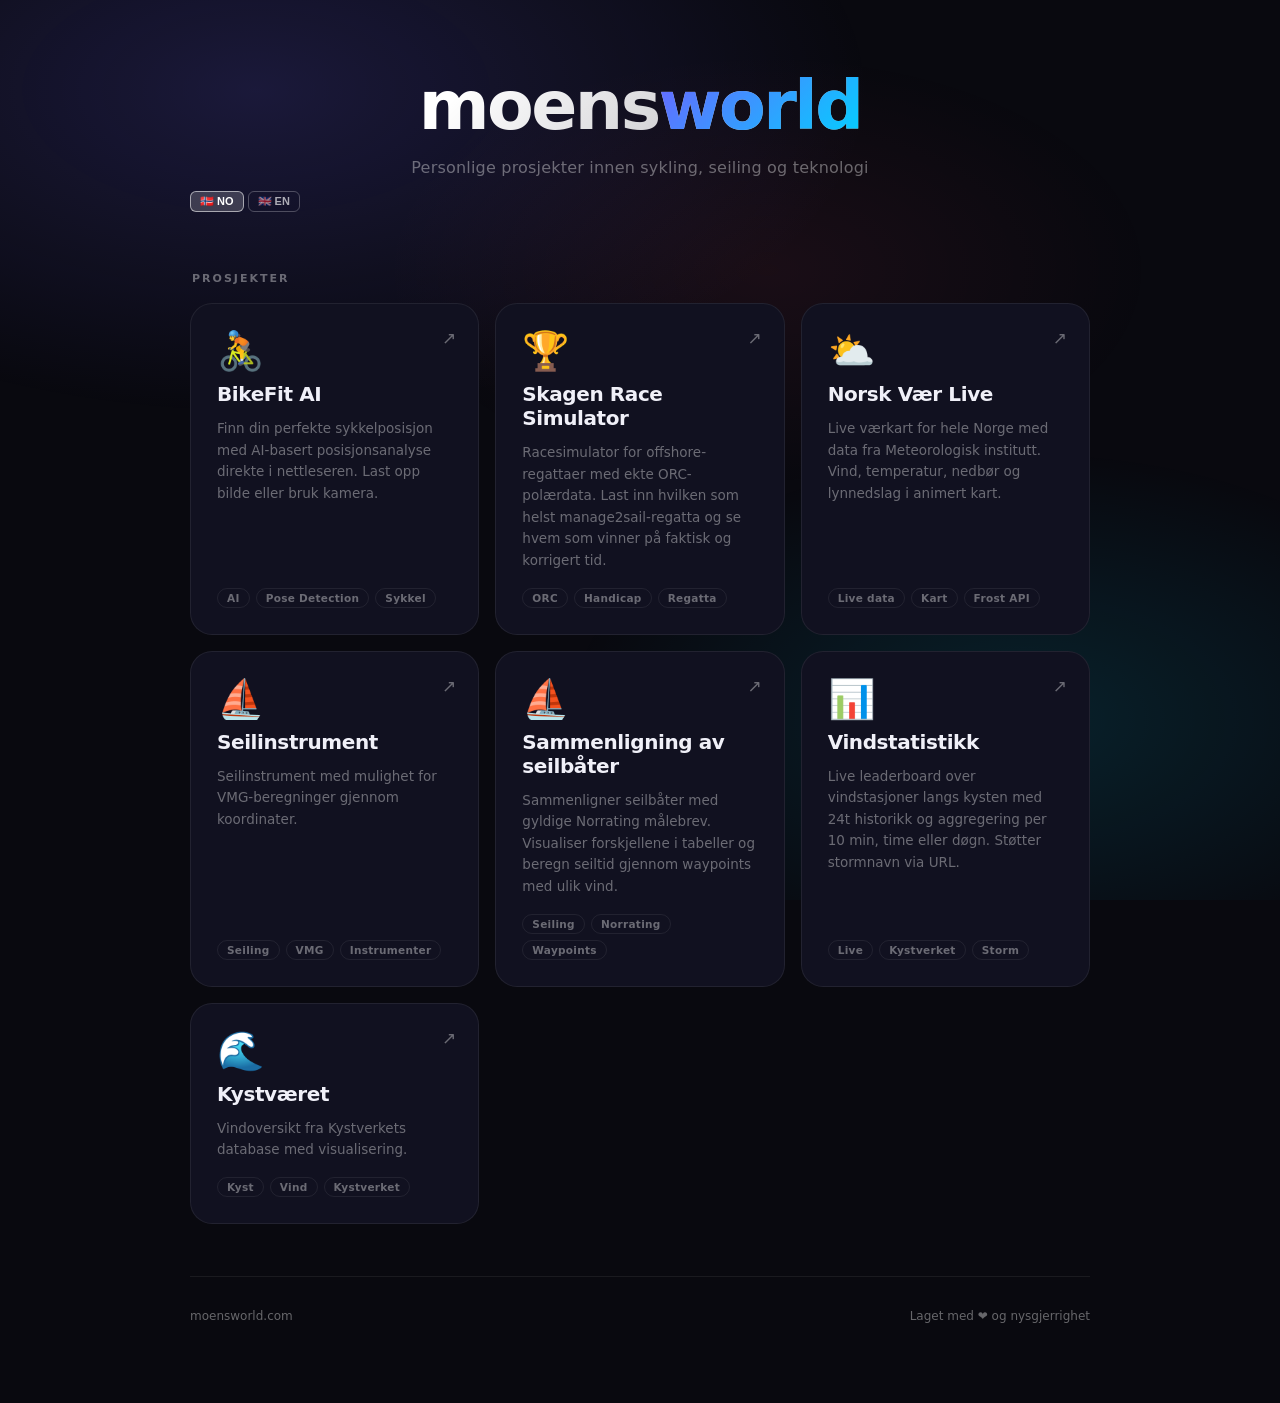
<file: index.html>
<!DOCTYPE html>
<html lang="no">
<head>
  <meta charset="UTF-8" />
  <meta name="viewport" content="width=device-width, initial-scale=1.0" />
  <title>moensworld</title>
  <script src="/lang.js"></script>
  <style>
    *, *::before, *::after { box-sizing: border-box; margin: 0; padding: 0; }

    :root {
      --bg:      #09090f;
      --surface: #111120;
      --border:  rgba(255,255,255,0.07);
      --text:    #f0f0f8;
      --muted:   rgba(255,255,255,0.38);
      --accent:  #6c63ff;
      --accent2: #00d2ff;
      --accent3: #00c9a7;
      --accent4: #f97316;
    }

    html, body {
      min-height: 100%;
      background: var(--bg);
      color: var(--text);
      font-family: -apple-system, BlinkMacSystemFont, 'Segoe UI', system-ui, sans-serif;
    }

    /* ── Ambient gradient background ── */
    body::before {
      content: '';
      position: fixed;
      inset: 0;
      background:
        radial-gradient(ellipse 80% 60% at 20% 10%,  rgba(108,99,255,0.18) 0%, transparent 60%),
        radial-gradient(ellipse 60% 50% at 80% 80%,  rgba(0,210,255,0.12) 0%, transparent 60%),
        radial-gradient(ellipse 50% 40% at 60% 30%,  rgba(255,80,120,0.07) 0%, transparent 60%);
      pointer-events: none;
      z-index: 0;
    }

    /* ── Layout ── */
    .page {
      position: relative;
      z-index: 1;
      min-height: 100vh;
      display: flex;
      flex-direction: column;
      align-items: center;
      padding: 0 20px 80px;
    }

    /* ── Hero ── */
    header {
      width: 100%;
      max-width: 900px;
      padding: 72px 0 60px;
      text-align: center;
    }

    .logo {
      font-size: clamp(40px, 9vw, 68px);
      font-weight: 800;
      letter-spacing: -2.5px;
      background: linear-gradient(135deg, #fff 30%, rgba(255,255,255,0.5));
      -webkit-background-clip: text;
      -webkit-text-fill-color: transparent;
      background-clip: text;
      line-height: 1;
    }

    .logo .dot {
      background: linear-gradient(135deg, var(--accent), var(--accent2));
      -webkit-background-clip: text;
      -webkit-text-fill-color: transparent;
      background-clip: text;
    }

    .tagline {
      margin-top: 18px;
      font-size: 16px;
      color: var(--muted);
      letter-spacing: 0.2px;
    }

    /* ── Section label ── */
    .section-label {
      width: 100%;
      max-width: 900px;
      font-size: 11px;
      font-weight: 600;
      letter-spacing: 2px;
      text-transform: uppercase;
      color: var(--muted);
      margin-bottom: 18px;
      padding-left: 2px;
    }

    /* ── Grid ── */
    .grid {
      width: 100%;
      max-width: 900px;
      display: grid;
      grid-template-columns: repeat(auto-fill, minmax(270px, 1fr));
      gap: 16px;
    }

    /* ── Card ── */
    .card {
      position: relative;
      background: var(--surface);
      border: 1px solid var(--border);
      border-radius: 22px;
      padding: 28px 26px 26px;
      text-decoration: none;
      color: var(--text);
      display: flex;
      flex-direction: column;
      gap: 12px;
      overflow: hidden;
      transition: transform 0.22s ease, border-color 0.22s ease, box-shadow 0.22s ease;
      cursor: pointer;
    }

    /* Glow layer */
    .card::before {
      content: '';
      position: absolute;
      inset: 0;
      border-radius: inherit;
      opacity: 0;
      transition: opacity 0.25s ease;
    }
    .card:hover {
      transform: translateY(-5px);
      border-color: rgba(255,255,255,0.13);
      box-shadow: 0 24px 64px rgba(0,0,0,0.55);
    }
    .card:hover::before { opacity: 1; }

    .card-bike::before    { background: radial-gradient(ellipse at top left, rgba(108,99,255,0.14), transparent 65%); }
    .card-weather::before { background: radial-gradient(ellipse at top left, rgba(0,210,255,0.12), transparent 65%); }
    .card-sailing::before  { background: radial-gradient(ellipse at top left, rgba(0,201,167,0.13), transparent 65%); }
    .card-kyst::before     { background: radial-gradient(ellipse at top left, rgba(249,115,22,0.13), transparent 65%); }
    .card-moensail::before  { background: radial-gradient(ellipse at top left, rgba(56,189,248,0.13), transparent 65%); }
    .card-skagen::before    { background: radial-gradient(ellipse at top left, rgba(250,204,21,0.14), transparent 65%); }
    .card-vindstat::before  { background: radial-gradient(ellipse at top left, rgba(249,115,22,0.13), transparent 65%); }

    .card-arrow {
      position: absolute;
      top: 24px; right: 22px;
      font-size: 17px;
      color: var(--muted);
      transition: transform 0.2s, color 0.2s;
    }
    .card:hover .card-arrow { transform: translate(3px, -3px); color: #fff; }

    .card-icon  { font-size: 38px; line-height: 1; }

    .card-title {
      font-size: 20px;
      font-weight: 700;
      letter-spacing: -0.4px;
    }

    .card-desc {
      font-size: 13.5px;
      color: var(--muted);
      line-height: 1.6;
      flex: 1;
    }

    .card-tags {
      display: flex;
      flex-wrap: wrap;
      gap: 6px;
      margin-top: 4px;
    }

    .tag {
      font-size: 10.5px;
      font-weight: 600;
      letter-spacing: 0.3px;
      padding: 3px 9px;
      border-radius: 20px;
      border: 1px solid var(--border);
      color: var(--muted);
    }

    /* ── Divider ── */
    .divider {
      width: 100%;
      max-width: 900px;
      border: none;
      border-top: 1px solid var(--border);
      margin: 52px 0 32px;
    }

    /* ── Footer ── */
    footer {
      width: 100%;
      max-width: 900px;
      font-size: 12px;
      color: var(--muted);
      display: flex;
      justify-content: space-between;
      align-items: center;
      flex-wrap: wrap;
      gap: 8px;
    }

    @media (max-width: 520px) {
      header { padding: 52px 0 44px; }
      .grid  { grid-template-columns: 1fr; }
      footer { justify-content: center; text-align: center; }
    }
  </style>
</head>
<body>
<div class="page">

  <header>
    <div class="logo">moens<span class="dot">world</span></div>
    <p class="tagline" data-i18n="home_tagline">Personlige prosjekter innen sykling, seiling og teknologi</p>
    <div class="lang-sw" style="margin-top:14px;">
      <button data-lang-btn="no" onclick="setLang('no')">🇳🇴 NO</button>
      <button data-lang-btn="en" onclick="setLang('en')">🇬🇧 EN</button>
    </div>
  </header>

  <p class="section-label" data-i18n="home_projects">Prosjekter</p>

  <div class="grid">

    <a href="bikefit.html" class="card card-bike">
      <span class="card-arrow">↗</span>
      <div class="card-icon">🚴</div>
      <div class="card-title" data-i18n="card_bikefit_title">BikeFit AI</div>
      <div class="card-desc" data-i18n="card_bikefit_desc">
        Finn din perfekte sykkelposisjon med AI-basert posisjonsanalyse direkte i nettleseren. Last opp bilde eller bruk kamera.
      </div>
      <div class="card-tags">
        <span class="tag">AI</span>
        <span class="tag">Pose Detection</span>
        <span class="tag">Sykkel</span>
      </div>
    </a>

    <a href="skagen-race/" class="card card-skagen">
      <span class="card-arrow">↗</span>
      <div class="card-icon">🏆</div>
      <div class="card-title" data-i18n="card_skagen_title">Skagen Race Simulator</div>
      <div class="card-desc" data-i18n="card_skagen_desc">
        Racesimulator for offshore-regattaer med ekte ORC-polærdata. Last inn hvilken som helst manage2sail-regatta og se hvem som vinner på faktisk og korrigert tid.
      </div>
      <div class="card-tags">
        <span class="tag">ORC</span>
        <span class="tag">Handicap</span>
        <span class="tag">Regatta</span>
      </div>
    </a>

    <a href="vaerkart.html" class="card card-weather">
      <span class="card-arrow">↗</span>
      <div class="card-icon">⛅</div>
      <div class="card-title" data-i18n="card_weather_title">Norsk Vær Live</div>
      <div class="card-desc" data-i18n="card_weather_desc">
        Interaktivt værkart med live data fra Meteorologisk institutts Frost API. Temperatur, vind, nedbør og lynnedslag.
      </div>
      <div class="card-tags">
        <span class="tag">Live data</span>
        <span class="tag">Kart</span>
        <span class="tag">Frost API</span>
      </div>
    </a>

    <a href="sailing-app/index.html" class="card card-sailing">
      <span class="card-arrow">↗</span>
      <div class="card-icon">⛵</div>
      <div class="card-title" data-i18n="card_sail_title">Seilinstrument</div>
      <div class="card-desc" data-i18n="card_sail_desc">
        Seilinstrument med mulighet for VMG-beregninger gjennom koordinater.
      </div>
      <div class="card-tags">
        <span class="tag">Seiling</span>
        <span class="tag">VMG</span>
        <span class="tag">Instrumenter</span>
      </div>
    </a>

    <a href="seiling/" class="card card-moensail">
      <span class="card-arrow">↗</span>
      <div class="card-icon">⛵</div>
      <div class="card-title" data-i18n="card_moensail_title">Sammenligning av seilbåter</div>
      <div class="card-desc" data-i18n="card_moensail_desc">
        Sammenligner seilbåter med gyldige Norrating målebrev. Visualiser forskjellene i tabeller og beregn seiltid gjennom waypoints med ulik vind.
      </div>
      <div class="card-tags">
        <span class="tag">Seiling</span>
        <span class="tag">Norrating</span>
        <span class="tag">Waypoints</span>
      </div>
    </a>

    <a href="vindstatistikk.html" class="card card-vindstat">
      <span class="card-arrow">↗</span>
      <div class="card-icon">📊</div>
      <div class="card-title" data-i18n="card_vindstat_title">Vindstatistikk</div>
      <div class="card-desc" data-i18n="card_vindstat_desc">
        Live leaderboard over vindstasjoner langs kysten med 24t historikk og aggregering per 10 min, time eller døgn.
      </div>
      <div class="card-tags">
        <span class="tag">Live</span>
        <span class="tag">Kystverket</span>
        <span class="tag">Storm</span>
      </div>
    </a>

    <a href="kystvaer/" class="card card-kyst">
      <span class="card-arrow">↗</span>
      <div class="card-icon">🌊</div>
      <div class="card-title" data-i18n="card_kyst_title">Kystværet</div>
      <div class="card-desc" data-i18n="card_kyst_desc">
        Vindoversikt fra Kystverkets database med visualisering.
      </div>
      <div class="card-tags">
        <span class="tag">Kyst</span>
        <span class="tag">Vind</span>
        <span class="tag">Kystverket</span>
      </div>
    </a>

  </div>

  <hr class="divider" />

  <footer>
    <span>moensworld.com</span>
    <span>Laget med ❤︎ og nysgjerrighet</span>
  </footer>

</div>
</body>
</html>
</file>
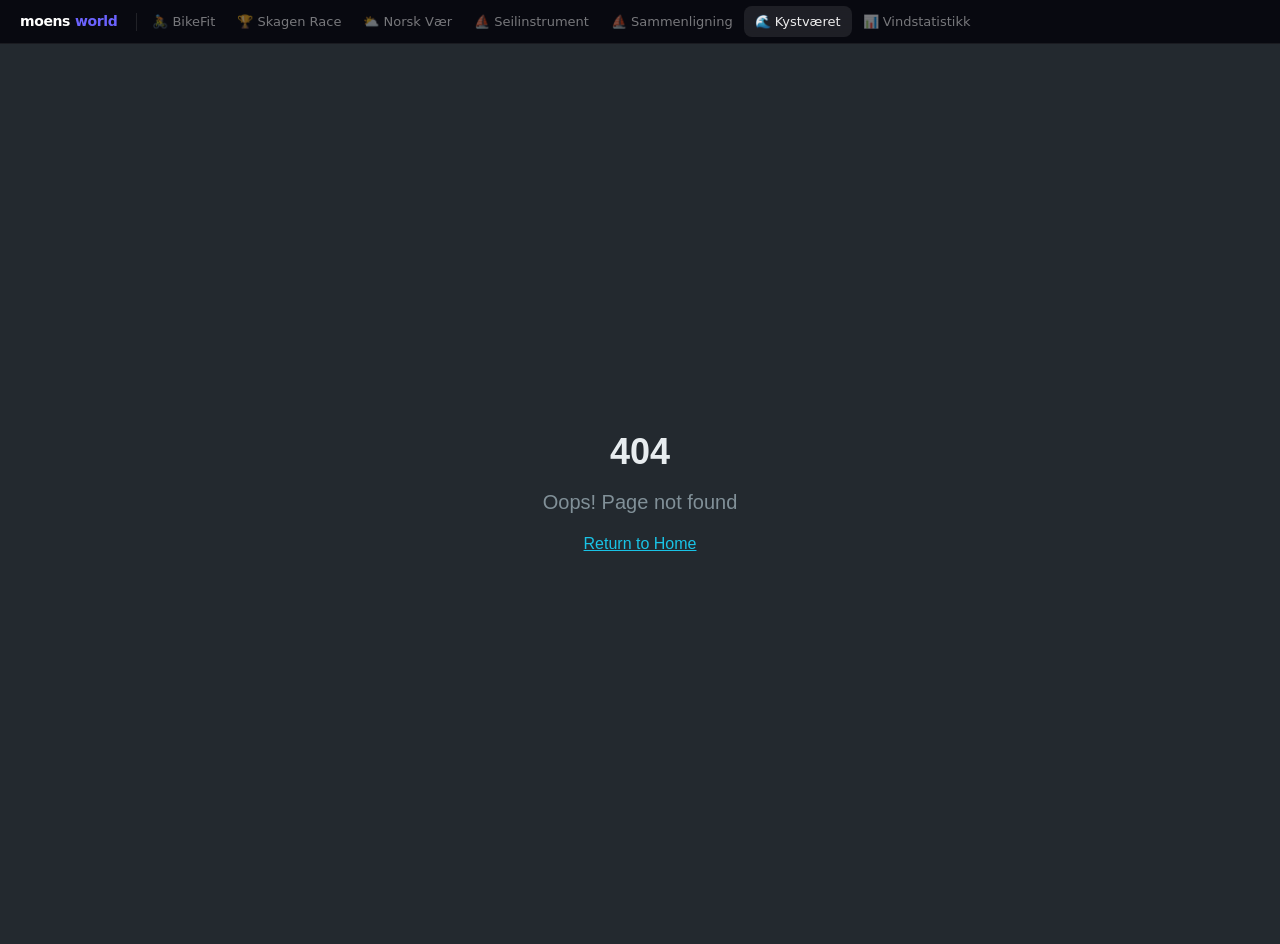
<file: kystvaer/index.html>
<!doctype html>
<html lang="en">
  <head>
    <meta charset="UTF-8" />
    <meta name="viewport" content="width=device-width, initial-scale=1.0" />
    <title>Vindoversikt kyst</title>
    <meta name="description" content="Vindoversikt for norskekysten med live data fra Kystverket">
    <meta property="og:title" content="Vindoversikt kyst">
    <meta property="og:description" content="Vindoversikt for norskekysten med live data fra Kystverket">
    <meta property="og:type" content="website" />
  <script src="/nav.js"></script>
  <script type="module" crossorigin src="/kystvaer/assets/index-BxfzGdkg.js"></script>
  <link rel="stylesheet" crossorigin href="/kystvaer/assets/index-Cr4lPOoQ.css">
</head>

  <body>
    <div id="root"></div>
  </body>
</html>
</file>
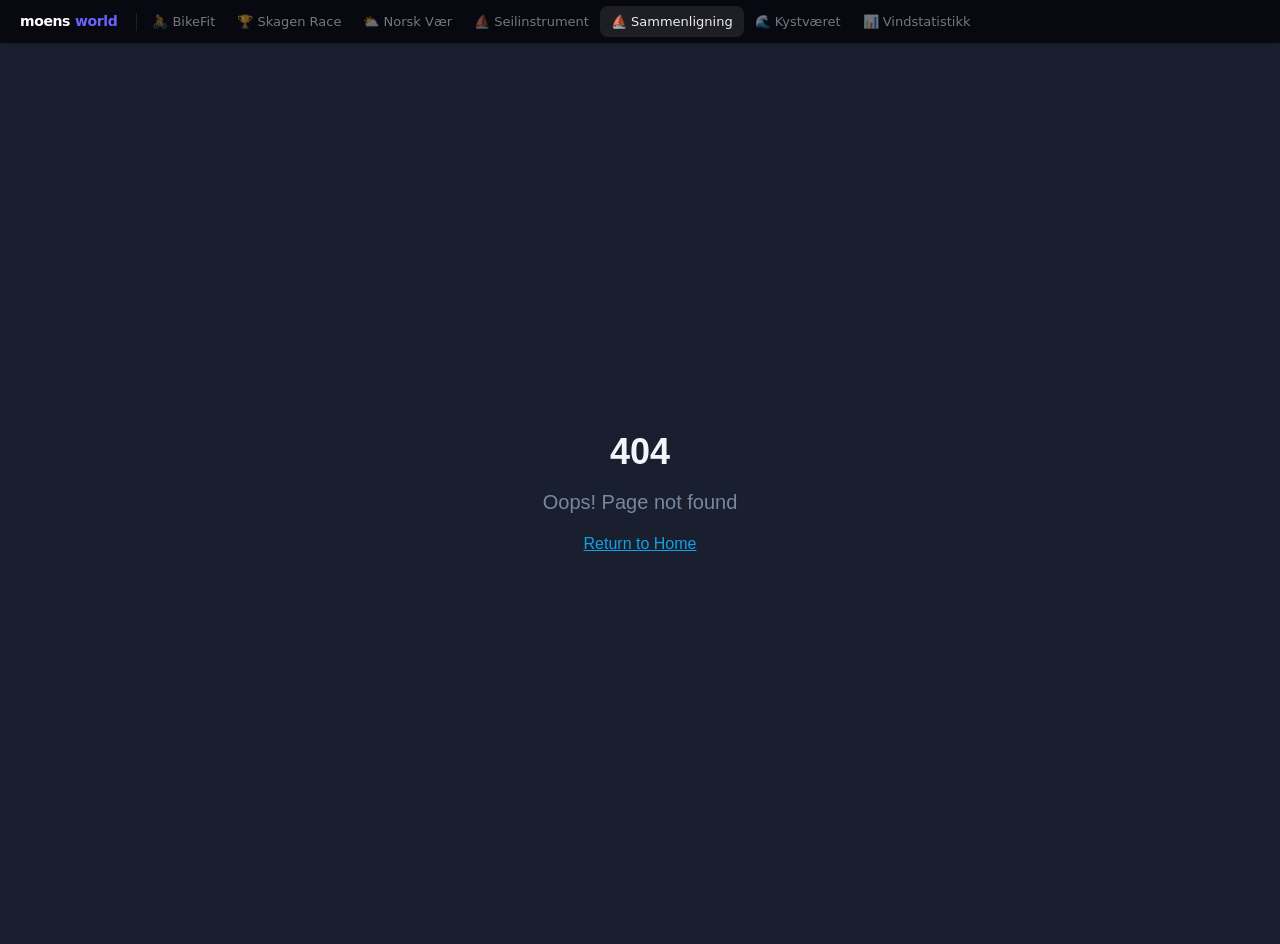
<file: seiling/index.html>
<!doctype html>
<html lang="en">
  <head>
    <meta charset="UTF-8" />
    <meta name="viewport" content="width=device-width, initial-scale=1.0" />
    <!-- TODO: Set the document title to the name of your application -->
    <title>Moens sail</title>
    <meta name="description" content="Prosjekt som sammenligner seilbåter under orc">
    <meta name="author" content="Lovable" />

    <!-- TODO: Update og:title to match your application name -->
    
    
    <meta property="og:type" content="website" />
    <meta property="og:image" content="https://pub-bb2e103a32db4e198524a2e9ed8f35b4.r2.dev/685845d7-c31d-4f97-b640-094dfd810734/id-preview-17ae3cca--7422fca0-6436-4e8c-a731-9d0b474dc074.lovable.app-1771334816062.png">

    <meta name="twitter:card" content="summary_large_image" />
    <meta name="twitter:site" content="@Lovable" />
    <meta name="twitter:image" content="https://pub-bb2e103a32db4e198524a2e9ed8f35b4.r2.dev/685845d7-c31d-4f97-b640-094dfd810734/id-preview-17ae3cca--7422fca0-6436-4e8c-a731-9d0b474dc074.lovable.app-1771334816062.png">
    <meta property="og:title" content="Moens sail">
  <meta name="twitter:title" content="Moens sail">
  <meta property="og:description" content="Prosjekt som sammenligner seilbåter under orc">
  <meta name="twitter:description" content="Prosjekt som sammenligner seilbåter under orc">
  <script src="/nav.js"></script>
  <script type="module" crossorigin src="/seiling/assets/index-Cmo7oxtQ.js"></script>
  <link rel="stylesheet" crossorigin href="/seiling/assets/index-BkYeh4bG.css">
</head>

  <body>
    <div id="root"></div>
  </body>
</html>
</file>
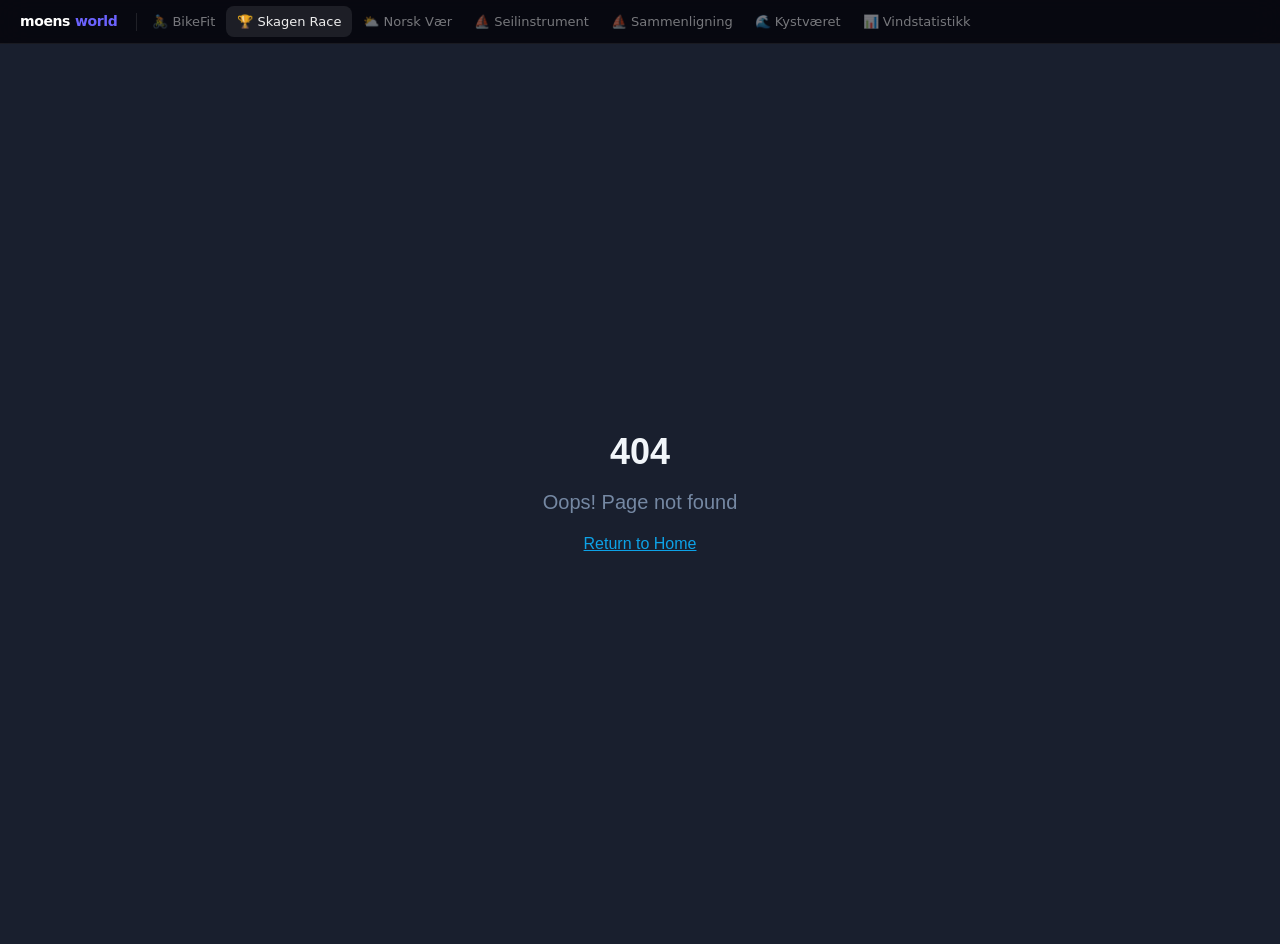
<file: skagen-race/index.html>
<!doctype html>
<html lang="no">
  <head>
    <meta charset="UTF-8" />
    <meta name="viewport" content="width=device-width, initial-scale=1.0" />
    <title>Skagen Offshore Race 2026 – Simulering</title>
    <meta name="description" content="Racesimulator for Skagen Offshore Race 2026 med ORC-handicap og polærdata for alle 54 påmeldte båter" />
    <meta name="author" content="Moensworld" />
    <meta property="og:type" content="website" />
    <meta property="og:title" content="Skagen Race 2026 – Simulering">
    <meta property="og:description" content="Racesimulator med ORC-handicap for Skagen Offshore Race 2026">
    <script src="/nav.js"></script>
    <script type="module" crossorigin src="/skagen-race/assets/index-DOSxzqmx.js"></script>
    <link rel="stylesheet" crossorigin href="/skagen-race/assets/index-D7RZ9pHP.css">
  </head>
  <body>
    <div id="root"></div>
  </body>
</html>
</file>
<file: kystvaer/assets/index-Cr4lPOoQ.css>
.leaflet-pane,.leaflet-tile,.leaflet-marker-icon,.leaflet-marker-shadow,.leaflet-tile-container,.leaflet-pane>svg,.leaflet-pane>canvas,.leaflet-zoom-box,.leaflet-image-layer,.leaflet-layer{position:absolute;left:0;top:0}.leaflet-container{overflow:hidden}.leaflet-tile,.leaflet-marker-icon,.leaflet-marker-shadow{-webkit-user-select:none;-moz-user-select:none;user-select:none;-webkit-user-drag:none}.leaflet-tile::-moz-selection{background:transparent}.leaflet-tile::selection{background:transparent}.leaflet-safari .leaflet-tile{image-rendering:-webkit-optimize-contrast}.leaflet-safari .leaflet-tile-container{width:1600px;height:1600px;-webkit-transform-origin:0 0}.leaflet-marker-icon,.leaflet-marker-shadow{display:block}.leaflet-container .leaflet-overlay-pane svg{max-width:none!important;max-height:none!important}.leaflet-container .leaflet-marker-pane img,.leaflet-container .leaflet-shadow-pane img,.leaflet-container .leaflet-tile-pane img,.leaflet-container img.leaflet-image-layer,.leaflet-container .leaflet-tile{max-width:none!important;max-height:none!important;width:auto;padding:0}.leaflet-container img.leaflet-tile{mix-blend-mode:plus-lighter}.leaflet-container.leaflet-touch-zoom{touch-action:pan-x pan-y}.leaflet-container.leaflet-touch-drag{touch-action:none;touch-action:pinch-zoom}.leaflet-container.leaflet-touch-drag.leaflet-touch-zoom{touch-action:none}.leaflet-container{-webkit-tap-highlight-color:transparent}.leaflet-container a{-webkit-tap-highlight-color:rgba(51,181,229,.4)}.leaflet-tile{filter:inherit;visibility:hidden}.leaflet-tile-loaded{visibility:inherit}.leaflet-zoom-box{width:0;height:0;box-sizing:border-box;z-index:800}.leaflet-overlay-pane svg{-moz-user-select:none}.leaflet-pane{z-index:400}.leaflet-tile-pane{z-index:200}.leaflet-overlay-pane{z-index:400}.leaflet-shadow-pane{z-index:500}.leaflet-marker-pane{z-index:600}.leaflet-tooltip-pane{z-index:650}.leaflet-popup-pane{z-index:700}.leaflet-map-pane canvas{z-index:100}.leaflet-map-pane svg{z-index:200}.leaflet-vml-shape{width:1px;height:1px}.lvml{behavior:url(#default#VML);display:inline-block;position:absolute}.leaflet-control{position:relative;z-index:800;pointer-events:visiblePainted;pointer-events:auto}.leaflet-top,.leaflet-bottom{position:absolute;z-index:1000;pointer-events:none}.leaflet-top{top:0}.leaflet-right{right:0}.leaflet-bottom{bottom:0}.leaflet-left{left:0}.leaflet-control{float:left;clear:both}.leaflet-right .leaflet-control{float:right}.leaflet-top .leaflet-control{margin-top:10px}.leaflet-bottom .leaflet-control{margin-bottom:10px}.leaflet-left .leaflet-control{margin-left:10px}.leaflet-right .leaflet-control{margin-right:10px}.leaflet-fade-anim .leaflet-popup{opacity:0;transition:opacity .2s linear}.leaflet-fade-anim .leaflet-map-pane .leaflet-popup{opacity:1}.leaflet-zoom-animated{transform-origin:0 0}svg.leaflet-zoom-animated{will-change:transform}.leaflet-zoom-anim .leaflet-zoom-animated{transition:transform .25s cubic-bezier(0,0,.25,1)}.leaflet-zoom-anim .leaflet-tile,.leaflet-pan-anim .leaflet-tile{transition:none}.leaflet-zoom-anim .leaflet-zoom-hide{visibility:hidden}.leaflet-interactive{cursor:pointer}.leaflet-grab{cursor:grab}.leaflet-crosshair,.leaflet-crosshair .leaflet-interactive{cursor:crosshair}.leaflet-popup-pane,.leaflet-control{cursor:auto}.leaflet-dragging .leaflet-grab,.leaflet-dragging .leaflet-grab .leaflet-interactive,.leaflet-dragging .leaflet-marker-draggable{cursor:move;cursor:grabbing}.leaflet-marker-icon,.leaflet-marker-shadow,.leaflet-image-layer,.leaflet-pane>svg path,.leaflet-tile-container{pointer-events:none}.leaflet-marker-icon.leaflet-interactive,.leaflet-image-layer.leaflet-interactive,.leaflet-pane>svg path.leaflet-interactive,svg.leaflet-image-layer.leaflet-interactive path{pointer-events:visiblePainted;pointer-events:auto}.leaflet-container{background:#ddd;outline-offset:1px}.leaflet-container a{color:#0078a8}.leaflet-zoom-box{border:2px dotted #38f;background:#ffffff80}.leaflet-container{font-family:Helvetica Neue,Arial,Helvetica,sans-serif;font-size:12px;font-size:.75rem;line-height:1.5}.leaflet-bar{box-shadow:0 1px 5px #000000a6;border-radius:4px}.leaflet-bar a{background-color:#fff;border-bottom:1px solid #ccc;width:26px;height:26px;line-height:26px;display:block;text-align:center;text-decoration:none;color:#000}.leaflet-bar a,.leaflet-control-layers-toggle{background-position:50% 50%;background-repeat:no-repeat;display:block}.leaflet-bar a:hover,.leaflet-bar a:focus{background-color:#f4f4f4}.leaflet-bar a:first-child{border-top-left-radius:4px;border-top-right-radius:4px}.leaflet-bar a:last-child{border-bottom-left-radius:4px;border-bottom-right-radius:4px;border-bottom:none}.leaflet-bar a.leaflet-disabled{cursor:default;background-color:#f4f4f4;color:#bbb}.leaflet-touch .leaflet-bar a{width:30px;height:30px;line-height:30px}.leaflet-touch .leaflet-bar a:first-child{border-top-left-radius:2px;border-top-right-radius:2px}.leaflet-touch .leaflet-bar a:last-child{border-bottom-left-radius:2px;border-bottom-right-radius:2px}.leaflet-control-zoom-in,.leaflet-control-zoom-out{font:700 18px Lucida Console,Monaco,monospace;text-indent:1px}.leaflet-touch .leaflet-control-zoom-in,.leaflet-touch .leaflet-control-zoom-out{font-size:22px}.leaflet-control-layers{box-shadow:0 1px 5px #0006;background:#fff;border-radius:5px}.leaflet-control-layers-toggle{background-image:url([data-uri]);width:36px;height:36px}.leaflet-retina .leaflet-control-layers-toggle{background-image:url([data-uri]);background-size:26px 26px}.leaflet-touch .leaflet-control-layers-toggle{width:44px;height:44px}.leaflet-control-layers .leaflet-control-layers-list,.leaflet-control-layers-expanded .leaflet-control-layers-toggle{display:none}.leaflet-control-layers-expanded .leaflet-control-layers-list{display:block;position:relative}.leaflet-control-layers-expanded{padding:6px 10px 6px 6px;color:#333;background:#fff}.leaflet-control-layers-scrollbar{overflow-y:scroll;overflow-x:hidden;padding-right:5px}.leaflet-control-layers-selector{margin-top:2px;position:relative;top:1px}.leaflet-control-layers label{display:block;font-size:13px;font-size:1.08333em}.leaflet-control-layers-separator{height:0;border-top:1px solid #ddd;margin:5px -10px 5px -6px}.leaflet-default-icon-path{background-image:url([data-uri])}.leaflet-container .leaflet-control-attribution{background:#fff;background:#fffc;margin:0}.leaflet-control-attribution,.leaflet-control-scale-line{padding:0 5px;color:#333;line-height:1.4}.leaflet-control-attribution a{text-decoration:none}.leaflet-control-attribution a:hover,.leaflet-control-attribution a:focus{text-decoration:underline}.leaflet-attribution-flag{display:inline!important;vertical-align:baseline!important;width:1em;height:.6669em}.leaflet-left .leaflet-control-scale{margin-left:5px}.leaflet-bottom .leaflet-control-scale{margin-bottom:5px}.leaflet-control-scale-line{border:2px solid #777;border-top:none;line-height:1.1;padding:2px 5px 1px;white-space:nowrap;box-sizing:border-box;background:#fffc;text-shadow:1px 1px #fff}.leaflet-control-scale-line:not(:first-child){border-top:2px solid #777;border-bottom:none;margin-top:-2px}.leaflet-control-scale-line:not(:first-child):not(:last-child){border-bottom:2px solid #777}.leaflet-touch .leaflet-control-attribution,.leaflet-touch .leaflet-control-layers,.leaflet-touch .leaflet-bar{box-shadow:none}.leaflet-touch .leaflet-control-layers,.leaflet-touch .leaflet-bar{border:2px solid rgba(0,0,0,.2);background-clip:padding-box}.leaflet-popup{position:absolute;text-align:center;margin-bottom:20px}.leaflet-popup-content-wrapper{padding:1px;text-align:left;border-radius:12px}.leaflet-popup-content{margin:13px 24px 13px 20px;line-height:1.3;font-size:13px;font-size:1.08333em;min-height:1px}.leaflet-popup-content p{margin:1.3em 0}.leaflet-popup-tip-container{width:40px;height:20px;position:absolute;left:50%;margin-top:-1px;margin-left:-20px;overflow:hidden;pointer-events:none}.leaflet-popup-tip{width:17px;height:17px;padding:1px;margin:-10px auto 0;pointer-events:auto;transform:rotate(45deg)}.leaflet-popup-content-wrapper,.leaflet-popup-tip{background:#fff;color:#333;box-shadow:0 3px 14px #0006}.leaflet-container a.leaflet-popup-close-button{position:absolute;top:0;right:0;border:none;text-align:center;width:24px;height:24px;font:16px/24px Tahoma,Verdana,sans-serif;color:#757575;text-decoration:none;background:transparent}.leaflet-container a.leaflet-popup-close-button:hover,.leaflet-container a.leaflet-popup-close-button:focus{color:#585858}.leaflet-popup-scrolled{overflow:auto}.leaflet-oldie .leaflet-popup-content-wrapper{-ms-zoom:1}.leaflet-oldie .leaflet-popup-tip{width:24px;margin:0 auto;-ms-filter:"progid:DXImageTransform.Microsoft.Matrix(M11=0.70710678, M12=0.70710678, M21=-0.70710678, M22=0.70710678)";filter:progid:DXImageTransform.Microsoft.Matrix(M11=.70710678,M12=.70710678,M21=-.70710678,M22=.70710678)}.leaflet-oldie .leaflet-control-zoom,.leaflet-oldie .leaflet-control-layers,.leaflet-oldie .leaflet-popup-content-wrapper,.leaflet-oldie .leaflet-popup-tip{border:1px solid #999}.leaflet-div-icon{background:#fff;border:1px solid #666}.leaflet-tooltip{position:absolute;padding:6px;background-color:#fff;border:1px solid #fff;border-radius:3px;color:#222;white-space:nowrap;-webkit-user-select:none;-moz-user-select:none;user-select:none;pointer-events:none;box-shadow:0 1px 3px #0006}.leaflet-tooltip.leaflet-interactive{cursor:pointer;pointer-events:auto}.leaflet-tooltip-top:before,.leaflet-tooltip-bottom:before,.leaflet-tooltip-left:before,.leaflet-tooltip-right:before{position:absolute;pointer-events:none;border:6px solid transparent;background:transparent;content:""}.leaflet-tooltip-bottom{margin-top:6px}.leaflet-tooltip-top{margin-top:-6px}.leaflet-tooltip-bottom:before,.leaflet-tooltip-top:before{left:50%;margin-left:-6px}.leaflet-tooltip-top:before{bottom:0;margin-bottom:-12px;border-top-color:#fff}.leaflet-tooltip-bottom:before{top:0;margin-top:-12px;margin-left:-6px;border-bottom-color:#fff}.leaflet-tooltip-left{margin-left:-6px}.leaflet-tooltip-right{margin-left:6px}.leaflet-tooltip-left:before,.leaflet-tooltip-right:before{top:50%;margin-top:-6px}.leaflet-tooltip-left:before{right:0;margin-right:-12px;border-left-color:#fff}.leaflet-tooltip-right:before{left:0;margin-left:-12px;border-right-color:#fff}@media print{.leaflet-control{-webkit-print-color-adjust:exact;print-color-adjust:exact}}*,:before,:after{--tw-border-spacing-x: 0;--tw-border-spacing-y: 0;--tw-translate-x: 0;--tw-translate-y: 0;--tw-rotate: 0;--tw-skew-x: 0;--tw-skew-y: 0;--tw-scale-x: 1;--tw-scale-y: 1;--tw-pan-x: ;--tw-pan-y: ;--tw-pinch-zoom: ;--tw-scroll-snap-strictness: proximity;--tw-gradient-from-position: ;--tw-gradient-via-position: ;--tw-gradient-to-position: ;--tw-ordinal: ;--tw-slashed-zero: ;--tw-numeric-figure: ;--tw-numeric-spacing: ;--tw-numeric-fraction: ;--tw-ring-inset: ;--tw-ring-offset-width: 0px;--tw-ring-offset-color: #fff;--tw-ring-color: rgb(59 130 246 / .5);--tw-ring-offset-shadow: 0 0 #0000;--tw-ring-shadow: 0 0 #0000;--tw-shadow: 0 0 #0000;--tw-shadow-colored: 0 0 #0000;--tw-blur: ;--tw-brightness: ;--tw-contrast: ;--tw-grayscale: ;--tw-hue-rotate: ;--tw-invert: ;--tw-saturate: ;--tw-sepia: ;--tw-drop-shadow: ;--tw-backdrop-blur: ;--tw-backdrop-brightness: ;--tw-backdrop-contrast: ;--tw-backdrop-grayscale: ;--tw-backdrop-hue-rotate: ;--tw-backdrop-invert: ;--tw-backdrop-opacity: ;--tw-backdrop-saturate: ;--tw-backdrop-sepia: ;--tw-contain-size: ;--tw-contain-layout: ;--tw-contain-paint: ;--tw-contain-style: }::backdrop{--tw-border-spacing-x: 0;--tw-border-spacing-y: 0;--tw-translate-x: 0;--tw-translate-y: 0;--tw-rotate: 0;--tw-skew-x: 0;--tw-skew-y: 0;--tw-scale-x: 1;--tw-scale-y: 1;--tw-pan-x: ;--tw-pan-y: ;--tw-pinch-zoom: ;--tw-scroll-snap-strictness: proximity;--tw-gradient-from-position: ;--tw-gradient-via-position: ;--tw-gradient-to-position: ;--tw-ordinal: ;--tw-slashed-zero: ;--tw-numeric-figure: ;--tw-numeric-spacing: ;--tw-numeric-fraction: ;--tw-ring-inset: ;--tw-ring-offset-width: 0px;--tw-ring-offset-color: #fff;--tw-ring-color: rgb(59 130 246 / .5);--tw-ring-offset-shadow: 0 0 #0000;--tw-ring-shadow: 0 0 #0000;--tw-shadow: 0 0 #0000;--tw-shadow-colored: 0 0 #0000;--tw-blur: ;--tw-brightness: ;--tw-contrast: ;--tw-grayscale: ;--tw-hue-rotate: ;--tw-invert: ;--tw-saturate: ;--tw-sepia: ;--tw-drop-shadow: ;--tw-backdrop-blur: ;--tw-backdrop-brightness: ;--tw-backdrop-contrast: ;--tw-backdrop-grayscale: ;--tw-backdrop-hue-rotate: ;--tw-backdrop-invert: ;--tw-backdrop-opacity: ;--tw-backdrop-saturate: ;--tw-backdrop-sepia: ;--tw-contain-size: ;--tw-contain-layout: ;--tw-contain-paint: ;--tw-contain-style: }*,:before,:after{box-sizing:border-box;border-width:0;border-style:solid;border-color:#e5e7eb}:before,:after{--tw-content: ""}html,:host{line-height:1.5;-webkit-text-size-adjust:100%;-moz-tab-size:4;-o-tab-size:4;tab-size:4;font-family:ui-sans-serif,system-ui,sans-serif,"Apple Color Emoji","Segoe UI Emoji",Segoe UI Symbol,"Noto Color Emoji";font-feature-settings:normal;font-variation-settings:normal;-webkit-tap-highlight-color:transparent}body{margin:0;line-height:inherit}hr{height:0;color:inherit;border-top-width:1px}abbr:where([title]){-webkit-text-decoration:underline dotted;text-decoration:underline dotted}h1,h2,h3,h4,h5,h6{font-size:inherit;font-weight:inherit}a{color:inherit;text-decoration:inherit}b,strong{font-weight:bolder}code,kbd,samp,pre{font-family:JetBrains Mono,monospace;font-feature-settings:normal;font-variation-settings:normal;font-size:1em}small{font-size:80%}sub,sup{font-size:75%;line-height:0;position:relative;vertical-align:baseline}sub{bottom:-.25em}sup{top:-.5em}table{text-indent:0;border-color:inherit;border-collapse:collapse}button,input,optgroup,select,textarea{font-family:inherit;font-feature-settings:inherit;font-variation-settings:inherit;font-size:100%;font-weight:inherit;line-height:inherit;letter-spacing:inherit;color:inherit;margin:0;padding:0}button,select{text-transform:none}button,input:where([type=button]),input:where([type=reset]),input:where([type=submit]){-webkit-appearance:button;background-color:transparent;background-image:none}:-moz-focusring{outline:auto}:-moz-ui-invalid{box-shadow:none}progress{vertical-align:baseline}::-webkit-inner-spin-button,::-webkit-outer-spin-button{height:auto}[type=search]{-webkit-appearance:textfield;outline-offset:-2px}::-webkit-search-decoration{-webkit-appearance:none}::-webkit-file-upload-button{-webkit-appearance:button;font:inherit}summary{display:list-item}blockquote,dl,dd,h1,h2,h3,h4,h5,h6,hr,figure,p,pre{margin:0}fieldset{margin:0;padding:0}legend{padding:0}ol,ul,menu{list-style:none;margin:0;padding:0}dialog{padding:0}textarea{resize:vertical}input::-moz-placeholder,textarea::-moz-placeholder{opacity:1;color:#9ca3af}input::placeholder,textarea::placeholder{opacity:1;color:#9ca3af}button,[role=button]{cursor:pointer}:disabled{cursor:default}img,svg,video,canvas,audio,iframe,embed,object{display:block;vertical-align:middle}img,video{max-width:100%;height:auto}[hidden]:where(:not([hidden=until-found])){display:none}:root{--background: 210 25% 8%;--foreground: 200 20% 92%;--card: 210 22% 12%;--card-foreground: 200 20% 92%;--popover: 210 22% 12%;--popover-foreground: 200 20% 92%;--primary: 190 80% 50%;--primary-foreground: 210 25% 8%;--secondary: 210 18% 18%;--secondary-foreground: 200 20% 85%;--muted: 210 15% 16%;--muted-foreground: 200 10% 55%;--accent: 35 90% 55%;--accent-foreground: 210 25% 8%;--destructive: 0 72% 51%;--destructive-foreground: 210 40% 98%;--border: 210 15% 20%;--input: 210 15% 20%;--ring: 190 80% 50%;--radius: .75rem;--wind-calm: 150 60% 45%;--wind-light: 190 80% 50%;--wind-moderate: 45 90% 55%;--wind-strong: 25 90% 55%;--wind-storm: 0 72% 51%;--sidebar-background: 210 22% 10%;--sidebar-foreground: 200 20% 85%;--sidebar-primary: 190 80% 50%;--sidebar-primary-foreground: 210 25% 8%;--sidebar-accent: 210 18% 18%;--sidebar-accent-foreground: 200 20% 85%;--sidebar-border: 210 15% 20%;--sidebar-ring: 190 80% 50%;--font-display: "Space Grotesk", sans-serif;--font-mono: "JetBrains Mono", monospace}*{border-color:hsl(var(--border))}body{background-color:hsl(var(--background));color:hsl(var(--foreground));font-family:var(--font-display)}.sr-only{position:absolute;width:1px;height:1px;padding:0;margin:-1px;overflow:hidden;clip:rect(0,0,0,0);white-space:nowrap;border-width:0}.pointer-events-none{pointer-events:none}.pointer-events-auto{pointer-events:auto}.visible{visibility:visible}.invisible{visibility:hidden}.fixed{position:fixed}.absolute{position:absolute}.relative{position:relative}.inset-0{top:0;right:0;bottom:0;left:0}.inset-x-0{left:0;right:0}.inset-y-0{top:0;bottom:0}.-bottom-12{bottom:-3rem}.-left-12{left:-3rem}.-right-12{right:-3rem}.-top-12{top:-3rem}.bottom-0{bottom:0}.bottom-4{bottom:1rem}.left-0{left:0}.left-1{left:.25rem}.left-1\/2{left:50%}.left-2{left:.5rem}.left-4{left:1rem}.left-\[50\%\]{left:50%}.right-0{right:0}.right-1{right:.25rem}.right-2{right:.5rem}.right-3{right:.75rem}.right-4{right:1rem}.top-0{top:0}.top-1\.5{top:.375rem}.top-1\/2{top:50%}.top-2{top:.5rem}.top-3\.5{top:.875rem}.top-4{top:1rem}.top-\[1px\]{top:1px}.top-\[50\%\]{top:50%}.top-\[60\%\]{top:60%}.top-full{top:100%}.z-10{z-index:10}.z-20{z-index:20}.z-50{z-index:50}.z-\[1000\]{z-index:1000}.z-\[100\]{z-index:100}.z-\[1\]{z-index:1}.-mx-1{margin-left:-.25rem;margin-right:-.25rem}.mx-2{margin-left:.5rem;margin-right:.5rem}.mx-3\.5{margin-left:.875rem;margin-right:.875rem}.mx-auto{margin-left:auto;margin-right:auto}.my-0\.5{margin-top:.125rem;margin-bottom:.125rem}.my-1{margin-top:.25rem;margin-bottom:.25rem}.-ml-4{margin-left:-1rem}.-mt-4{margin-top:-1rem}.mb-1{margin-bottom:.25rem}.mb-1\.5{margin-bottom:.375rem}.mb-4{margin-bottom:1rem}.ml-1{margin-left:.25rem}.ml-auto{margin-left:auto}.mr-2{margin-right:.5rem}.mt-0\.5{margin-top:.125rem}.mt-1\.5{margin-top:.375rem}.mt-2{margin-top:.5rem}.mt-24{margin-top:6rem}.mt-3{margin-top:.75rem}.mt-4{margin-top:1rem}.mt-auto{margin-top:auto}.block{display:block}.flex{display:flex}.inline-flex{display:inline-flex}.table{display:table}.grid{display:grid}.hidden{display:none}.aspect-square{aspect-ratio:1 / 1}.aspect-video{aspect-ratio:16 / 9}.size-4{width:1rem;height:1rem}.h-1\.5{height:.375rem}.h-10{height:2.5rem}.h-11{height:2.75rem}.h-12{height:3rem}.h-2{height:.5rem}.h-2\.5{height:.625rem}.h-3{height:.75rem}.h-3\.5{height:.875rem}.h-4{height:1rem}.h-5{height:1.25rem}.h-6{height:1.5rem}.h-7{height:1.75rem}.h-8{height:2rem}.h-9{height:2.25rem}.h-\[1px\]{height:1px}.h-\[var\(--radix-navigation-menu-viewport-height\)\]{height:var(--radix-navigation-menu-viewport-height)}.h-\[var\(--radix-select-trigger-height\)\]{height:var(--radix-select-trigger-height)}.h-auto{height:auto}.h-full{height:100%}.h-px{height:1px}.h-screen{height:100vh}.h-svh{height:100svh}.max-h-96{max-height:24rem}.max-h-\[300px\]{max-height:300px}.max-h-screen{max-height:100vh}.min-h-0{min-height:0px}.min-h-\[80px\]{min-height:80px}.min-h-screen{min-height:100vh}.min-h-svh{min-height:100svh}.w-0{width:0px}.w-1{width:.25rem}.w-10{width:2.5rem}.w-11{width:2.75rem}.w-12{width:3rem}.w-2{width:.5rem}.w-2\.5{width:.625rem}.w-3{width:.75rem}.w-3\.5{width:.875rem}.w-3\/4{width:75%}.w-4{width:1rem}.w-5{width:1.25rem}.w-64{width:16rem}.w-7{width:1.75rem}.w-72{width:18rem}.w-8{width:2rem}.w-9{width:2.25rem}.w-\[--sidebar-width\]{width:var(--sidebar-width)}.w-\[100px\]{width:100px}.w-\[1px\]{width:1px}.w-auto{width:auto}.w-full{width:100%}.w-max{width:-moz-max-content;width:max-content}.w-px{width:1px}.min-w-0{min-width:0px}.min-w-5{min-width:1.25rem}.min-w-\[12rem\]{min-width:12rem}.min-w-\[8rem\]{min-width:8rem}.min-w-\[var\(--radix-select-trigger-width\)\]{min-width:var(--radix-select-trigger-width)}.max-w-\[--skeleton-width\]{max-width:var(--skeleton-width)}.max-w-lg{max-width:32rem}.max-w-max{max-width:-moz-max-content;max-width:max-content}.flex-1{flex:1 1 0%}.shrink-0{flex-shrink:0}.grow{flex-grow:1}.grow-0{flex-grow:0}.basis-full{flex-basis:100%}.caption-bottom{caption-side:bottom}.border-collapse{border-collapse:collapse}.-translate-x-1\/2{--tw-translate-x: -50%;transform:translate(var(--tw-translate-x),var(--tw-translate-y)) rotate(var(--tw-rotate)) skew(var(--tw-skew-x)) skewY(var(--tw-skew-y)) scaleX(var(--tw-scale-x)) scaleY(var(--tw-scale-y))}.-translate-x-px{--tw-translate-x: -1px;transform:translate(var(--tw-translate-x),var(--tw-translate-y)) rotate(var(--tw-rotate)) skew(var(--tw-skew-x)) skewY(var(--tw-skew-y)) scaleX(var(--tw-scale-x)) scaleY(var(--tw-scale-y))}.-translate-y-1\/2{--tw-translate-y: -50%;transform:translate(var(--tw-translate-x),var(--tw-translate-y)) rotate(var(--tw-rotate)) skew(var(--tw-skew-x)) skewY(var(--tw-skew-y)) scaleX(var(--tw-scale-x)) scaleY(var(--tw-scale-y))}.translate-x-\[-50\%\]{--tw-translate-x: -50%;transform:translate(var(--tw-translate-x),var(--tw-translate-y)) rotate(var(--tw-rotate)) skew(var(--tw-skew-x)) skewY(var(--tw-skew-y)) scaleX(var(--tw-scale-x)) scaleY(var(--tw-scale-y))}.translate-x-px{--tw-translate-x: 1px;transform:translate(var(--tw-translate-x),var(--tw-translate-y)) rotate(var(--tw-rotate)) skew(var(--tw-skew-x)) skewY(var(--tw-skew-y)) scaleX(var(--tw-scale-x)) scaleY(var(--tw-scale-y))}.translate-y-\[-50\%\]{--tw-translate-y: -50%;transform:translate(var(--tw-translate-x),var(--tw-translate-y)) rotate(var(--tw-rotate)) skew(var(--tw-skew-x)) skewY(var(--tw-skew-y)) scaleX(var(--tw-scale-x)) scaleY(var(--tw-scale-y))}.rotate-45{--tw-rotate: 45deg;transform:translate(var(--tw-translate-x),var(--tw-translate-y)) rotate(var(--tw-rotate)) skew(var(--tw-skew-x)) skewY(var(--tw-skew-y)) scaleX(var(--tw-scale-x)) scaleY(var(--tw-scale-y))}.rotate-90{--tw-rotate: 90deg;transform:translate(var(--tw-translate-x),var(--tw-translate-y)) rotate(var(--tw-rotate)) skew(var(--tw-skew-x)) skewY(var(--tw-skew-y)) scaleX(var(--tw-scale-x)) scaleY(var(--tw-scale-y))}.transform{transform:translate(var(--tw-translate-x),var(--tw-translate-y)) rotate(var(--tw-rotate)) skew(var(--tw-skew-x)) skewY(var(--tw-skew-y)) scaleX(var(--tw-scale-x)) scaleY(var(--tw-scale-y))}@keyframes pulse{50%{opacity:.5}}.animate-pulse{animation:pulse 2s cubic-bezier(.4,0,.6,1) infinite}@keyframes spin{to{transform:rotate(360deg)}}.animate-spin{animation:spin 1s linear infinite}.cursor-default{cursor:default}.cursor-pointer{cursor:pointer}.touch-none{touch-action:none}.select-none{-webkit-user-select:none;-moz-user-select:none;user-select:none}.list-none{list-style-type:none}.grid-cols-3{grid-template-columns:repeat(3,minmax(0,1fr))}.flex-row{flex-direction:row}.flex-col{flex-direction:column}.flex-col-reverse{flex-direction:column-reverse}.flex-wrap{flex-wrap:wrap}.items-start{align-items:flex-start}.items-end{align-items:flex-end}.items-center{align-items:center}.items-stretch{align-items:stretch}.justify-center{justify-content:center}.justify-between{justify-content:space-between}.gap-1{gap:.25rem}.gap-1\.5{gap:.375rem}.gap-2{gap:.5rem}.gap-3{gap:.75rem}.gap-4{gap:1rem}.space-x-1>:not([hidden])~:not([hidden]){--tw-space-x-reverse: 0;margin-right:calc(.25rem * var(--tw-space-x-reverse));margin-left:calc(.25rem * calc(1 - var(--tw-space-x-reverse)))}.space-x-4>:not([hidden])~:not([hidden]){--tw-space-x-reverse: 0;margin-right:calc(1rem * var(--tw-space-x-reverse));margin-left:calc(1rem * calc(1 - var(--tw-space-x-reverse)))}.space-y-1>:not([hidden])~:not([hidden]){--tw-space-y-reverse: 0;margin-top:calc(.25rem * calc(1 - var(--tw-space-y-reverse)));margin-bottom:calc(.25rem * var(--tw-space-y-reverse))}.space-y-1\.5>:not([hidden])~:not([hidden]){--tw-space-y-reverse: 0;margin-top:calc(.375rem * calc(1 - var(--tw-space-y-reverse)));margin-bottom:calc(.375rem * var(--tw-space-y-reverse))}.space-y-2>:not([hidden])~:not([hidden]){--tw-space-y-reverse: 0;margin-top:calc(.5rem * calc(1 - var(--tw-space-y-reverse)));margin-bottom:calc(.5rem * var(--tw-space-y-reverse))}.space-y-4>:not([hidden])~:not([hidden]){--tw-space-y-reverse: 0;margin-top:calc(1rem * calc(1 - var(--tw-space-y-reverse)));margin-bottom:calc(1rem * var(--tw-space-y-reverse))}.overflow-auto{overflow:auto}.overflow-hidden{overflow:hidden}.overflow-y-auto{overflow-y:auto}.overflow-x-hidden{overflow-x:hidden}.whitespace-nowrap{white-space:nowrap}.break-words{overflow-wrap:break-word}.rounded-\[2px\]{border-radius:2px}.rounded-\[inherit\]{border-radius:inherit}.rounded-full{border-radius:9999px}.rounded-lg{border-radius:var(--radius)}.rounded-md{border-radius:calc(var(--radius) - 2px)}.rounded-sm{border-radius:calc(var(--radius) - 4px)}.rounded-xl{border-radius:.75rem}.rounded-t-\[10px\]{border-top-left-radius:10px;border-top-right-radius:10px}.rounded-tl-sm{border-top-left-radius:calc(var(--radius) - 4px)}.border{border-width:1px}.border-2{border-width:2px}.border-\[1\.5px\]{border-width:1.5px}.border-y{border-top-width:1px;border-bottom-width:1px}.border-b{border-bottom-width:1px}.border-l{border-left-width:1px}.border-r{border-right-width:1px}.border-t{border-top-width:1px}.border-dashed{border-style:dashed}.border-\[--color-border\]{border-color:var(--color-border)}.border-border{border-color:hsl(var(--border))}.border-border\/50{border-color:hsl(var(--border) / .5)}.border-destructive{border-color:hsl(var(--destructive))}.border-destructive\/50{border-color:hsl(var(--destructive) / .5)}.border-input{border-color:hsl(var(--input))}.border-primary{border-color:hsl(var(--primary))}.border-sidebar-border{border-color:hsl(var(--sidebar-border))}.border-transparent{border-color:transparent}.border-l-transparent{border-left-color:transparent}.border-t-transparent{border-top-color:transparent}.bg-\[--color-bg\]{background-color:var(--color-bg)}.bg-accent{background-color:hsl(var(--accent))}.bg-background{background-color:hsl(var(--background))}.bg-black\/80{background-color:#000c}.bg-border{background-color:hsl(var(--border))}.bg-card{background-color:hsl(var(--card))}.bg-card\/90{background-color:hsl(var(--card) / .9)}.bg-destructive{background-color:hsl(var(--destructive))}.bg-foreground{background-color:hsl(var(--foreground))}.bg-muted{background-color:hsl(var(--muted))}.bg-muted\/50{background-color:hsl(var(--muted) / .5)}.bg-popover{background-color:hsl(var(--popover))}.bg-primary{background-color:hsl(var(--primary))}.bg-secondary{background-color:hsl(var(--secondary))}.bg-sidebar{background-color:hsl(var(--sidebar-background))}.bg-sidebar-border{background-color:hsl(var(--sidebar-border))}.bg-transparent{background-color:transparent}.fill-current{fill:currentColor}.p-0{padding:0}.p-1{padding:.25rem}.p-2{padding:.5rem}.p-3{padding:.75rem}.p-4{padding:1rem}.p-5{padding:1.25rem}.p-6{padding:1.5rem}.p-\[1px\]{padding:1px}.px-1{padding-left:.25rem;padding-right:.25rem}.px-2{padding-left:.5rem;padding-right:.5rem}.px-2\.5{padding-left:.625rem;padding-right:.625rem}.px-3{padding-left:.75rem;padding-right:.75rem}.px-4{padding-left:1rem;padding-right:1rem}.px-5{padding-left:1.25rem;padding-right:1.25rem}.px-8{padding-left:2rem;padding-right:2rem}.py-0\.5{padding-top:.125rem;padding-bottom:.125rem}.py-1{padding-top:.25rem;padding-bottom:.25rem}.py-1\.5{padding-top:.375rem;padding-bottom:.375rem}.py-2{padding-top:.5rem;padding-bottom:.5rem}.py-2\.5{padding-top:.625rem;padding-bottom:.625rem}.py-3{padding-top:.75rem;padding-bottom:.75rem}.py-4{padding-top:1rem;padding-bottom:1rem}.py-6{padding-top:1.5rem;padding-bottom:1.5rem}.pb-3{padding-bottom:.75rem}.pb-4{padding-bottom:1rem}.pl-2\.5{padding-left:.625rem}.pl-4{padding-left:1rem}.pl-8{padding-left:2rem}.pr-2{padding-right:.5rem}.pr-2\.5{padding-right:.625rem}.pr-8{padding-right:2rem}.pt-0{padding-top:0}.pt-1{padding-top:.25rem}.pt-3{padding-top:.75rem}.pt-4{padding-top:1rem}.text-left{text-align:left}.text-center{text-align:center}.align-middle{vertical-align:middle}.font-display{font-family:Space Grotesk,sans-serif}.font-mono{font-family:JetBrains Mono,monospace}.text-2xl{font-size:1.5rem;line-height:2rem}.text-4xl{font-size:2.25rem;line-height:2.5rem}.text-\[0\.8rem\]{font-size:.8rem}.text-\[10px\]{font-size:10px}.text-base{font-size:1rem;line-height:1.5rem}.text-lg{font-size:1.125rem;line-height:1.75rem}.text-sm{font-size:.875rem;line-height:1.25rem}.text-xl{font-size:1.25rem;line-height:1.75rem}.text-xs{font-size:.75rem;line-height:1rem}.font-bold{font-weight:700}.font-medium{font-weight:500}.font-normal{font-weight:400}.font-semibold{font-weight:600}.uppercase{text-transform:uppercase}.tabular-nums{--tw-numeric-spacing: tabular-nums;font-variant-numeric:var(--tw-ordinal) var(--tw-slashed-zero) var(--tw-numeric-figure) var(--tw-numeric-spacing) var(--tw-numeric-fraction)}.leading-none{line-height:1}.tracking-tight{letter-spacing:-.025em}.tracking-wider{letter-spacing:.05em}.tracking-widest{letter-spacing:.1em}.text-accent{color:hsl(var(--accent))}.text-accent-foreground{color:hsl(var(--accent-foreground))}.text-card-foreground{color:hsl(var(--card-foreground))}.text-current{color:currentColor}.text-destructive{color:hsl(var(--destructive))}.text-destructive-foreground{color:hsl(var(--destructive-foreground))}.text-foreground{color:hsl(var(--foreground))}.text-foreground\/50{color:hsl(var(--foreground) / .5)}.text-muted-foreground{color:hsl(var(--muted-foreground))}.text-popover-foreground{color:hsl(var(--popover-foreground))}.text-primary{color:hsl(var(--primary))}.text-primary-foreground{color:hsl(var(--primary-foreground))}.text-secondary-foreground{color:hsl(var(--secondary-foreground))}.text-sidebar-foreground{color:hsl(var(--sidebar-foreground))}.text-sidebar-foreground\/70{color:hsl(var(--sidebar-foreground) / .7)}.underline{text-decoration-line:underline}.underline-offset-4{text-underline-offset:4px}.opacity-0{opacity:0}.opacity-50{opacity:.5}.opacity-60{opacity:.6}.opacity-70{opacity:.7}.opacity-90{opacity:.9}.shadow-2xl{--tw-shadow: 0 25px 50px -12px rgb(0 0 0 / .25);--tw-shadow-colored: 0 25px 50px -12px var(--tw-shadow-color);box-shadow:var(--tw-ring-offset-shadow, 0 0 #0000),var(--tw-ring-shadow, 0 0 #0000),var(--tw-shadow)}.shadow-\[0_0_0_1px_hsl\(var\(--sidebar-border\)\)\]{--tw-shadow: 0 0 0 1px hsl(var(--sidebar-border));--tw-shadow-colored: 0 0 0 1px var(--tw-shadow-color);box-shadow:var(--tw-ring-offset-shadow, 0 0 #0000),var(--tw-ring-shadow, 0 0 #0000),var(--tw-shadow)}.shadow-lg{--tw-shadow: 0 10px 15px -3px rgb(0 0 0 / .1), 0 4px 6px -4px rgb(0 0 0 / .1);--tw-shadow-colored: 0 10px 15px -3px var(--tw-shadow-color), 0 4px 6px -4px var(--tw-shadow-color);box-shadow:var(--tw-ring-offset-shadow, 0 0 #0000),var(--tw-ring-shadow, 0 0 #0000),var(--tw-shadow)}.shadow-md{--tw-shadow: 0 4px 6px -1px rgb(0 0 0 / .1), 0 2px 4px -2px rgb(0 0 0 / .1);--tw-shadow-colored: 0 4px 6px -1px var(--tw-shadow-color), 0 2px 4px -2px var(--tw-shadow-color);box-shadow:var(--tw-ring-offset-shadow, 0 0 #0000),var(--tw-ring-shadow, 0 0 #0000),var(--tw-shadow)}.shadow-none{--tw-shadow: 0 0 #0000;--tw-shadow-colored: 0 0 #0000;box-shadow:var(--tw-ring-offset-shadow, 0 0 #0000),var(--tw-ring-shadow, 0 0 #0000),var(--tw-shadow)}.shadow-sm{--tw-shadow: 0 1px 2px 0 rgb(0 0 0 / .05);--tw-shadow-colored: 0 1px 2px 0 var(--tw-shadow-color);box-shadow:var(--tw-ring-offset-shadow, 0 0 #0000),var(--tw-ring-shadow, 0 0 #0000),var(--tw-shadow)}.shadow-xl{--tw-shadow: 0 20px 25px -5px rgb(0 0 0 / .1), 0 8px 10px -6px rgb(0 0 0 / .1);--tw-shadow-colored: 0 20px 25px -5px var(--tw-shadow-color), 0 8px 10px -6px var(--tw-shadow-color);box-shadow:var(--tw-ring-offset-shadow, 0 0 #0000),var(--tw-ring-shadow, 0 0 #0000),var(--tw-shadow)}.outline-none{outline:2px solid transparent;outline-offset:2px}.outline{outline-style:solid}.ring-0{--tw-ring-offset-shadow: var(--tw-ring-inset) 0 0 0 var(--tw-ring-offset-width) var(--tw-ring-offset-color);--tw-ring-shadow: var(--tw-ring-inset) 0 0 0 calc(0px + var(--tw-ring-offset-width)) var(--tw-ring-color);box-shadow:var(--tw-ring-offset-shadow),var(--tw-ring-shadow),var(--tw-shadow, 0 0 #0000)}.ring-2{--tw-ring-offset-shadow: var(--tw-ring-inset) 0 0 0 var(--tw-ring-offset-width) var(--tw-ring-offset-color);--tw-ring-shadow: var(--tw-ring-inset) 0 0 0 calc(2px + var(--tw-ring-offset-width)) var(--tw-ring-color);box-shadow:var(--tw-ring-offset-shadow),var(--tw-ring-shadow),var(--tw-shadow, 0 0 #0000)}.ring-ring{--tw-ring-color: hsl(var(--ring))}.ring-sidebar-ring{--tw-ring-color: hsl(var(--sidebar-ring))}.ring-offset-background{--tw-ring-offset-color: hsl(var(--background))}.filter{filter:var(--tw-blur) var(--tw-brightness) var(--tw-contrast) var(--tw-grayscale) var(--tw-hue-rotate) var(--tw-invert) var(--tw-saturate) var(--tw-sepia) var(--tw-drop-shadow)}.backdrop-blur-sm{--tw-backdrop-blur: blur(4px);-webkit-backdrop-filter:var(--tw-backdrop-blur) var(--tw-backdrop-brightness) var(--tw-backdrop-contrast) var(--tw-backdrop-grayscale) var(--tw-backdrop-hue-rotate) var(--tw-backdrop-invert) var(--tw-backdrop-opacity) var(--tw-backdrop-saturate) var(--tw-backdrop-sepia);backdrop-filter:var(--tw-backdrop-blur) var(--tw-backdrop-brightness) var(--tw-backdrop-contrast) var(--tw-backdrop-grayscale) var(--tw-backdrop-hue-rotate) var(--tw-backdrop-invert) var(--tw-backdrop-opacity) var(--tw-backdrop-saturate) var(--tw-backdrop-sepia)}.transition{transition-property:color,background-color,border-color,text-decoration-color,fill,stroke,opacity,box-shadow,transform,filter,-webkit-backdrop-filter;transition-property:color,background-color,border-color,text-decoration-color,fill,stroke,opacity,box-shadow,transform,filter,backdrop-filter;transition-property:color,background-color,border-color,text-decoration-color,fill,stroke,opacity,box-shadow,transform,filter,backdrop-filter,-webkit-backdrop-filter;transition-timing-function:cubic-bezier(.4,0,.2,1);transition-duration:.15s}.transition-\[left\,right\,width\]{transition-property:left,right,width;transition-timing-function:cubic-bezier(.4,0,.2,1);transition-duration:.15s}.transition-\[margin\,opa\]{transition-property:margin,opa;transition-timing-function:cubic-bezier(.4,0,.2,1);transition-duration:.15s}.transition-\[width\,height\,padding\]{transition-property:width,height,padding;transition-timing-function:cubic-bezier(.4,0,.2,1);transition-duration:.15s}.transition-\[width\]{transition-property:width;transition-timing-function:cubic-bezier(.4,0,.2,1);transition-duration:.15s}.transition-all{transition-property:all;transition-timing-function:cubic-bezier(.4,0,.2,1);transition-duration:.15s}.transition-colors{transition-property:color,background-color,border-color,text-decoration-color,fill,stroke;transition-timing-function:cubic-bezier(.4,0,.2,1);transition-duration:.15s}.transition-opacity{transition-property:opacity;transition-timing-function:cubic-bezier(.4,0,.2,1);transition-duration:.15s}.transition-transform{transition-property:transform;transition-timing-function:cubic-bezier(.4,0,.2,1);transition-duration:.15s}.duration-1000{transition-duration:1s}.duration-200{transition-duration:.2s}.duration-300{transition-duration:.3s}.ease-in-out{transition-timing-function:cubic-bezier(.4,0,.2,1)}.ease-linear{transition-timing-function:linear}@keyframes enter{0%{opacity:var(--tw-enter-opacity, 1);transform:translate3d(var(--tw-enter-translate-x, 0),var(--tw-enter-translate-y, 0),0) scale3d(var(--tw-enter-scale, 1),var(--tw-enter-scale, 1),var(--tw-enter-scale, 1)) rotate(var(--tw-enter-rotate, 0))}}@keyframes exit{to{opacity:var(--tw-exit-opacity, 1);transform:translate3d(var(--tw-exit-translate-x, 0),var(--tw-exit-translate-y, 0),0) scale3d(var(--tw-exit-scale, 1),var(--tw-exit-scale, 1),var(--tw-exit-scale, 1)) rotate(var(--tw-exit-rotate, 0))}}.animate-in{animation-name:enter;animation-duration:.15s;--tw-enter-opacity: initial;--tw-enter-scale: initial;--tw-enter-rotate: initial;--tw-enter-translate-x: initial;--tw-enter-translate-y: initial}.fade-in-0{--tw-enter-opacity: 0}.fade-in-80{--tw-enter-opacity: .8}.zoom-in-95{--tw-enter-scale: .95}.slide-in-from-bottom-4{--tw-enter-translate-y: 1rem}.duration-1000{animation-duration:1s}.duration-200{animation-duration:.2s}.duration-300{animation-duration:.3s}.ease-in-out{animation-timing-function:cubic-bezier(.4,0,.2,1)}.ease-linear{animation-timing-function:linear}.leaflet-container{background:#0b0f13!important;font-family:var(--font-display)!important}.leaflet-tile-pane{filter:brightness(.7) contrast(1.1) saturate(.3) hue-rotate(180deg) invert(1)}.leaflet-control-zoom a{background:#181f25!important;color:#d1dbe0!important;border-color:#2b333b!important}.leaflet-control-zoom a:hover{background:#262e36!important}.leaflet-control-attribution{background:#0f141acc!important;color:#819098!important;font-size:10px!important}.leaflet-control-attribution a{color:#19c3e6!important}.wind-marker{background:none!important;border:none!important}.station-popup .leaflet-popup-content-wrapper{background:#181f25;color:#e7ecef;border:1px solid hsl(210 15% 25%);border-radius:12px;box-shadow:0 8px 32px #080a0d99}.station-popup .leaflet-popup-tip{background:#181f25;border:1px solid hsl(210 15% 25%)}.station-popup .leaflet-popup-content{margin:12px 16px;font-family:var(--font-display)}.file\:border-0::file-selector-button{border-width:0px}.file\:bg-transparent::file-selector-button{background-color:transparent}.file\:text-sm::file-selector-button{font-size:.875rem;line-height:1.25rem}.file\:font-medium::file-selector-button{font-weight:500}.file\:text-foreground::file-selector-button{color:hsl(var(--foreground))}.placeholder\:text-muted-foreground::-moz-placeholder{color:hsl(var(--muted-foreground))}.placeholder\:text-muted-foreground::placeholder{color:hsl(var(--muted-foreground))}.after\:absolute:after{content:var(--tw-content);position:absolute}.after\:-inset-2:after{content:var(--tw-content);top:-.5rem;right:-.5rem;bottom:-.5rem;left:-.5rem}.after\:inset-y-0:after{content:var(--tw-content);top:0;bottom:0}.after\:left-1\/2:after{content:var(--tw-content);left:50%}.after\:w-1:after{content:var(--tw-content);width:.25rem}.after\:w-\[2px\]:after{content:var(--tw-content);width:2px}.after\:-translate-x-1\/2:after{content:var(--tw-content);--tw-translate-x: -50%;transform:translate(var(--tw-translate-x),var(--tw-translate-y)) rotate(var(--tw-rotate)) skew(var(--tw-skew-x)) skewY(var(--tw-skew-y)) scaleX(var(--tw-scale-x)) scaleY(var(--tw-scale-y))}.first\:rounded-l-md:first-child{border-top-left-radius:calc(var(--radius) - 2px);border-bottom-left-radius:calc(var(--radius) - 2px)}.first\:border-l:first-child{border-left-width:1px}.last\:rounded-r-md:last-child{border-top-right-radius:calc(var(--radius) - 2px);border-bottom-right-radius:calc(var(--radius) - 2px)}.focus-within\:relative:focus-within{position:relative}.focus-within\:z-20:focus-within{z-index:20}.hover\:bg-accent:hover{background-color:hsl(var(--accent))}.hover\:bg-destructive\/80:hover{background-color:hsl(var(--destructive) / .8)}.hover\:bg-destructive\/90:hover{background-color:hsl(var(--destructive) / .9)}.hover\:bg-muted:hover{background-color:hsl(var(--muted))}.hover\:bg-muted\/50:hover{background-color:hsl(var(--muted) / .5)}.hover\:bg-primary:hover{background-color:hsl(var(--primary))}.hover\:bg-primary\/80:hover{background-color:hsl(var(--primary) / .8)}.hover\:bg-primary\/90:hover{background-color:hsl(var(--primary) / .9)}.hover\:bg-secondary:hover{background-color:hsl(var(--secondary))}.hover\:bg-secondary\/80:hover{background-color:hsl(var(--secondary) / .8)}.hover\:bg-sidebar-accent:hover{background-color:hsl(var(--sidebar-accent))}.hover\:text-accent-foreground:hover{color:hsl(var(--accent-foreground))}.hover\:text-foreground:hover{color:hsl(var(--foreground))}.hover\:text-muted-foreground:hover{color:hsl(var(--muted-foreground))}.hover\:text-primary-foreground:hover{color:hsl(var(--primary-foreground))}.hover\:text-primary\/90:hover{color:hsl(var(--primary) / .9)}.hover\:text-sidebar-accent-foreground:hover{color:hsl(var(--sidebar-accent-foreground))}.hover\:underline:hover{text-decoration-line:underline}.hover\:opacity-100:hover{opacity:1}.hover\:shadow-\[0_0_0_1px_hsl\(var\(--sidebar-accent\)\)\]:hover{--tw-shadow: 0 0 0 1px hsl(var(--sidebar-accent));--tw-shadow-colored: 0 0 0 1px var(--tw-shadow-color);box-shadow:var(--tw-ring-offset-shadow, 0 0 #0000),var(--tw-ring-shadow, 0 0 #0000),var(--tw-shadow)}.hover\:after\:bg-sidebar-border:hover:after{content:var(--tw-content);background-color:hsl(var(--sidebar-border))}.focus\:bg-accent:focus{background-color:hsl(var(--accent))}.focus\:bg-primary:focus{background-color:hsl(var(--primary))}.focus\:text-accent-foreground:focus{color:hsl(var(--accent-foreground))}.focus\:text-primary-foreground:focus{color:hsl(var(--primary-foreground))}.focus\:opacity-100:focus{opacity:1}.focus\:outline-none:focus{outline:2px solid transparent;outline-offset:2px}.focus\:ring-2:focus{--tw-ring-offset-shadow: var(--tw-ring-inset) 0 0 0 var(--tw-ring-offset-width) var(--tw-ring-offset-color);--tw-ring-shadow: var(--tw-ring-inset) 0 0 0 calc(2px + var(--tw-ring-offset-width)) var(--tw-ring-color);box-shadow:var(--tw-ring-offset-shadow),var(--tw-ring-shadow),var(--tw-shadow, 0 0 #0000)}.focus\:ring-ring:focus{--tw-ring-color: hsl(var(--ring))}.focus\:ring-offset-2:focus{--tw-ring-offset-width: 2px}.focus-visible\:outline-none:focus-visible{outline:2px solid transparent;outline-offset:2px}.focus-visible\:ring-1:focus-visible{--tw-ring-offset-shadow: var(--tw-ring-inset) 0 0 0 var(--tw-ring-offset-width) var(--tw-ring-offset-color);--tw-ring-shadow: var(--tw-ring-inset) 0 0 0 calc(1px + var(--tw-ring-offset-width)) var(--tw-ring-color);box-shadow:var(--tw-ring-offset-shadow),var(--tw-ring-shadow),var(--tw-shadow, 0 0 #0000)}.focus-visible\:ring-2:focus-visible{--tw-ring-offset-shadow: var(--tw-ring-inset) 0 0 0 var(--tw-ring-offset-width) var(--tw-ring-offset-color);--tw-ring-shadow: var(--tw-ring-inset) 0 0 0 calc(2px + var(--tw-ring-offset-width)) var(--tw-ring-color);box-shadow:var(--tw-ring-offset-shadow),var(--tw-ring-shadow),var(--tw-shadow, 0 0 #0000)}.focus-visible\:ring-ring:focus-visible{--tw-ring-color: hsl(var(--ring))}.focus-visible\:ring-sidebar-ring:focus-visible{--tw-ring-color: hsl(var(--sidebar-ring))}.focus-visible\:ring-offset-1:focus-visible{--tw-ring-offset-width: 1px}.focus-visible\:ring-offset-2:focus-visible{--tw-ring-offset-width: 2px}.focus-visible\:ring-offset-background:focus-visible{--tw-ring-offset-color: hsl(var(--background))}.active\:bg-sidebar-accent:active{background-color:hsl(var(--sidebar-accent))}.active\:text-sidebar-accent-foreground:active{color:hsl(var(--sidebar-accent-foreground))}.disabled\:pointer-events-none:disabled{pointer-events:none}.disabled\:cursor-not-allowed:disabled{cursor:not-allowed}.disabled\:opacity-50:disabled{opacity:.5}.group\/menu-item:focus-within .group-focus-within\/menu-item\:opacity-100{opacity:1}.group\/menu-item:hover .group-hover\/menu-item\:opacity-100,.group:hover .group-hover\:opacity-100{opacity:1}.group.destructive .group-\[\.destructive\]\:border-muted\/40{border-color:hsl(var(--muted) / .4)}.group.toaster .group-\[\.toaster\]\:border-border{border-color:hsl(var(--border))}.group.toast .group-\[\.toast\]\:bg-muted{background-color:hsl(var(--muted))}.group.toast .group-\[\.toast\]\:bg-primary{background-color:hsl(var(--primary))}.group.toaster .group-\[\.toaster\]\:bg-background{background-color:hsl(var(--background))}.group.destructive .group-\[\.destructive\]\:text-red-300{--tw-text-opacity: 1;color:rgb(252 165 165 / var(--tw-text-opacity, 1))}.group.toast .group-\[\.toast\]\:text-muted-foreground{color:hsl(var(--muted-foreground))}.group.toast .group-\[\.toast\]\:text-primary-foreground{color:hsl(var(--primary-foreground))}.group.toaster .group-\[\.toaster\]\:text-foreground{color:hsl(var(--foreground))}.group.toaster .group-\[\.toaster\]\:shadow-lg{--tw-shadow: 0 10px 15px -3px rgb(0 0 0 / .1), 0 4px 6px -4px rgb(0 0 0 / .1);--tw-shadow-colored: 0 10px 15px -3px var(--tw-shadow-color), 0 4px 6px -4px var(--tw-shadow-color);box-shadow:var(--tw-ring-offset-shadow, 0 0 #0000),var(--tw-ring-shadow, 0 0 #0000),var(--tw-shadow)}.group.destructive .group-\[\.destructive\]\:hover\:border-destructive\/30:hover{border-color:hsl(var(--destructive) / .3)}.group.destructive .group-\[\.destructive\]\:hover\:bg-destructive:hover{background-color:hsl(var(--destructive))}.group.destructive .group-\[\.destructive\]\:hover\:text-destructive-foreground:hover{color:hsl(var(--destructive-foreground))}.group.destructive .group-\[\.destructive\]\:hover\:text-red-50:hover{--tw-text-opacity: 1;color:rgb(254 242 242 / var(--tw-text-opacity, 1))}.group.destructive .group-\[\.destructive\]\:focus\:ring-destructive:focus{--tw-ring-color: hsl(var(--destructive))}.group.destructive .group-\[\.destructive\]\:focus\:ring-red-400:focus{--tw-ring-opacity: 1;--tw-ring-color: rgb(248 113 113 / var(--tw-ring-opacity, 1))}.group.destructive .group-\[\.destructive\]\:focus\:ring-offset-red-600:focus{--tw-ring-offset-color: #dc2626}.peer\/menu-button:hover~.peer-hover\/menu-button\:text-sidebar-accent-foreground{color:hsl(var(--sidebar-accent-foreground))}.peer:disabled~.peer-disabled\:cursor-not-allowed{cursor:not-allowed}.peer:disabled~.peer-disabled\:opacity-70{opacity:.7}.has-\[\[data-variant\=inset\]\]\:bg-sidebar:has([data-variant=inset]){background-color:hsl(var(--sidebar-background))}.has-\[\:disabled\]\:opacity-50:has(:disabled){opacity:.5}.group\/menu-item:has([data-sidebar=menu-action]) .group-has-\[\[data-sidebar\=menu-action\]\]\/menu-item\:pr-8{padding-right:2rem}.aria-disabled\:pointer-events-none[aria-disabled=true]{pointer-events:none}.aria-disabled\:opacity-50[aria-disabled=true]{opacity:.5}.aria-selected\:bg-accent[aria-selected=true]{background-color:hsl(var(--accent))}.aria-selected\:bg-accent\/50[aria-selected=true]{background-color:hsl(var(--accent) / .5)}.aria-selected\:text-accent-foreground[aria-selected=true]{color:hsl(var(--accent-foreground))}.aria-selected\:text-muted-foreground[aria-selected=true]{color:hsl(var(--muted-foreground))}.aria-selected\:opacity-100[aria-selected=true]{opacity:1}.aria-selected\:opacity-30[aria-selected=true]{opacity:.3}.data-\[disabled\=true\]\:pointer-events-none[data-disabled=true],.data-\[disabled\]\:pointer-events-none[data-disabled]{pointer-events:none}.data-\[panel-group-direction\=vertical\]\:h-px[data-panel-group-direction=vertical]{height:1px}.data-\[panel-group-direction\=vertical\]\:w-full[data-panel-group-direction=vertical]{width:100%}.data-\[side\=bottom\]\:translate-y-1[data-side=bottom]{--tw-translate-y: .25rem;transform:translate(var(--tw-translate-x),var(--tw-translate-y)) rotate(var(--tw-rotate)) skew(var(--tw-skew-x)) skewY(var(--tw-skew-y)) scaleX(var(--tw-scale-x)) scaleY(var(--tw-scale-y))}.data-\[side\=left\]\:-translate-x-1[data-side=left]{--tw-translate-x: -.25rem;transform:translate(var(--tw-translate-x),var(--tw-translate-y)) rotate(var(--tw-rotate)) skew(var(--tw-skew-x)) skewY(var(--tw-skew-y)) scaleX(var(--tw-scale-x)) scaleY(var(--tw-scale-y))}.data-\[side\=right\]\:translate-x-1[data-side=right]{--tw-translate-x: .25rem;transform:translate(var(--tw-translate-x),var(--tw-translate-y)) rotate(var(--tw-rotate)) skew(var(--tw-skew-x)) skewY(var(--tw-skew-y)) scaleX(var(--tw-scale-x)) scaleY(var(--tw-scale-y))}.data-\[side\=top\]\:-translate-y-1[data-side=top]{--tw-translate-y: -.25rem;transform:translate(var(--tw-translate-x),var(--tw-translate-y)) rotate(var(--tw-rotate)) skew(var(--tw-skew-x)) skewY(var(--tw-skew-y)) scaleX(var(--tw-scale-x)) scaleY(var(--tw-scale-y))}.data-\[state\=checked\]\:translate-x-5[data-state=checked]{--tw-translate-x: 1.25rem;transform:translate(var(--tw-translate-x),var(--tw-translate-y)) rotate(var(--tw-rotate)) skew(var(--tw-skew-x)) skewY(var(--tw-skew-y)) scaleX(var(--tw-scale-x)) scaleY(var(--tw-scale-y))}.data-\[state\=unchecked\]\:translate-x-0[data-state=unchecked],.data-\[swipe\=cancel\]\:translate-x-0[data-swipe=cancel]{--tw-translate-x: 0px;transform:translate(var(--tw-translate-x),var(--tw-translate-y)) rotate(var(--tw-rotate)) skew(var(--tw-skew-x)) skewY(var(--tw-skew-y)) scaleX(var(--tw-scale-x)) scaleY(var(--tw-scale-y))}.data-\[swipe\=end\]\:translate-x-\[var\(--radix-toast-swipe-end-x\)\][data-swipe=end]{--tw-translate-x: var(--radix-toast-swipe-end-x);transform:translate(var(--tw-translate-x),var(--tw-translate-y)) rotate(var(--tw-rotate)) skew(var(--tw-skew-x)) skewY(var(--tw-skew-y)) scaleX(var(--tw-scale-x)) scaleY(var(--tw-scale-y))}.data-\[swipe\=move\]\:translate-x-\[var\(--radix-toast-swipe-move-x\)\][data-swipe=move]{--tw-translate-x: var(--radix-toast-swipe-move-x);transform:translate(var(--tw-translate-x),var(--tw-translate-y)) rotate(var(--tw-rotate)) skew(var(--tw-skew-x)) skewY(var(--tw-skew-y)) scaleX(var(--tw-scale-x)) scaleY(var(--tw-scale-y))}@keyframes accordion-up{0%{height:var(--radix-accordion-content-height)}to{height:0}}.data-\[state\=closed\]\:animate-accordion-up[data-state=closed]{animation:accordion-up .2s ease-out}@keyframes accordion-down{0%{height:0}to{height:var(--radix-accordion-content-height)}}.data-\[state\=open\]\:animate-accordion-down[data-state=open]{animation:accordion-down .2s ease-out}.data-\[panel-group-direction\=vertical\]\:flex-col[data-panel-group-direction=vertical]{flex-direction:column}.data-\[active\=true\]\:bg-sidebar-accent[data-active=true]{background-color:hsl(var(--sidebar-accent))}.data-\[active\]\:bg-accent\/50[data-active]{background-color:hsl(var(--accent) / .5)}.data-\[selected\=\'true\'\]\:bg-accent[data-selected=true]{background-color:hsl(var(--accent))}.data-\[state\=active\]\:bg-background[data-state=active]{background-color:hsl(var(--background))}.data-\[state\=checked\]\:bg-primary[data-state=checked]{background-color:hsl(var(--primary))}.data-\[state\=on\]\:bg-accent[data-state=on],.data-\[state\=open\]\:bg-accent[data-state=open]{background-color:hsl(var(--accent))}.data-\[state\=open\]\:bg-accent\/50[data-state=open]{background-color:hsl(var(--accent) / .5)}.data-\[state\=open\]\:bg-secondary[data-state=open]{background-color:hsl(var(--secondary))}.data-\[state\=selected\]\:bg-muted[data-state=selected]{background-color:hsl(var(--muted))}.data-\[state\=unchecked\]\:bg-input[data-state=unchecked]{background-color:hsl(var(--input))}.data-\[active\=true\]\:font-medium[data-active=true]{font-weight:500}.data-\[active\=true\]\:text-sidebar-accent-foreground[data-active=true]{color:hsl(var(--sidebar-accent-foreground))}.data-\[selected\=true\]\:text-accent-foreground[data-selected=true]{color:hsl(var(--accent-foreground))}.data-\[state\=active\]\:text-foreground[data-state=active]{color:hsl(var(--foreground))}.data-\[state\=checked\]\:text-primary-foreground[data-state=checked]{color:hsl(var(--primary-foreground))}.data-\[state\=on\]\:text-accent-foreground[data-state=on],.data-\[state\=open\]\:text-accent-foreground[data-state=open]{color:hsl(var(--accent-foreground))}.data-\[state\=open\]\:text-muted-foreground[data-state=open]{color:hsl(var(--muted-foreground))}.data-\[disabled\=true\]\:opacity-50[data-disabled=true],.data-\[disabled\]\:opacity-50[data-disabled]{opacity:.5}.data-\[state\=open\]\:opacity-100[data-state=open]{opacity:1}.data-\[state\=active\]\:shadow-sm[data-state=active]{--tw-shadow: 0 1px 2px 0 rgb(0 0 0 / .05);--tw-shadow-colored: 0 1px 2px 0 var(--tw-shadow-color);box-shadow:var(--tw-ring-offset-shadow, 0 0 #0000),var(--tw-ring-shadow, 0 0 #0000),var(--tw-shadow)}.data-\[swipe\=move\]\:transition-none[data-swipe=move]{transition-property:none}.data-\[state\=closed\]\:duration-300[data-state=closed]{transition-duration:.3s}.data-\[state\=open\]\:duration-500[data-state=open]{transition-duration:.5s}.data-\[motion\^\=from-\]\:animate-in[data-motion^=from-],.data-\[state\=open\]\:animate-in[data-state=open],.data-\[state\=visible\]\:animate-in[data-state=visible]{animation-name:enter;animation-duration:.15s;--tw-enter-opacity: initial;--tw-enter-scale: initial;--tw-enter-rotate: initial;--tw-enter-translate-x: initial;--tw-enter-translate-y: initial}.data-\[motion\^\=to-\]\:animate-out[data-motion^=to-],.data-\[state\=closed\]\:animate-out[data-state=closed],.data-\[state\=hidden\]\:animate-out[data-state=hidden],.data-\[swipe\=end\]\:animate-out[data-swipe=end]{animation-name:exit;animation-duration:.15s;--tw-exit-opacity: initial;--tw-exit-scale: initial;--tw-exit-rotate: initial;--tw-exit-translate-x: initial;--tw-exit-translate-y: initial}.data-\[motion\^\=from-\]\:fade-in[data-motion^=from-]{--tw-enter-opacity: 0}.data-\[motion\^\=to-\]\:fade-out[data-motion^=to-],.data-\[state\=closed\]\:fade-out-0[data-state=closed]{--tw-exit-opacity: 0}.data-\[state\=closed\]\:fade-out-80[data-state=closed]{--tw-exit-opacity: .8}.data-\[state\=hidden\]\:fade-out[data-state=hidden]{--tw-exit-opacity: 0}.data-\[state\=open\]\:fade-in-0[data-state=open],.data-\[state\=visible\]\:fade-in[data-state=visible]{--tw-enter-opacity: 0}.data-\[state\=closed\]\:zoom-out-95[data-state=closed]{--tw-exit-scale: .95}.data-\[state\=open\]\:zoom-in-90[data-state=open]{--tw-enter-scale: .9}.data-\[state\=open\]\:zoom-in-95[data-state=open]{--tw-enter-scale: .95}.data-\[motion\=from-end\]\:slide-in-from-right-52[data-motion=from-end]{--tw-enter-translate-x: 13rem}.data-\[motion\=from-start\]\:slide-in-from-left-52[data-motion=from-start]{--tw-enter-translate-x: -13rem}.data-\[motion\=to-end\]\:slide-out-to-right-52[data-motion=to-end]{--tw-exit-translate-x: 13rem}.data-\[motion\=to-start\]\:slide-out-to-left-52[data-motion=to-start]{--tw-exit-translate-x: -13rem}.data-\[side\=bottom\]\:slide-in-from-top-2[data-side=bottom]{--tw-enter-translate-y: -.5rem}.data-\[side\=left\]\:slide-in-from-right-2[data-side=left]{--tw-enter-translate-x: .5rem}.data-\[side\=right\]\:slide-in-from-left-2[data-side=right]{--tw-enter-translate-x: -.5rem}.data-\[side\=top\]\:slide-in-from-bottom-2[data-side=top]{--tw-enter-translate-y: .5rem}.data-\[state\=closed\]\:slide-out-to-bottom[data-state=closed]{--tw-exit-translate-y: 100%}.data-\[state\=closed\]\:slide-out-to-left[data-state=closed]{--tw-exit-translate-x: -100%}.data-\[state\=closed\]\:slide-out-to-left-1\/2[data-state=closed]{--tw-exit-translate-x: -50%}.data-\[state\=closed\]\:slide-out-to-right[data-state=closed],.data-\[state\=closed\]\:slide-out-to-right-full[data-state=closed]{--tw-exit-translate-x: 100%}.data-\[state\=closed\]\:slide-out-to-top[data-state=closed]{--tw-exit-translate-y: -100%}.data-\[state\=closed\]\:slide-out-to-top-\[48\%\][data-state=closed]{--tw-exit-translate-y: -48%}.data-\[state\=open\]\:slide-in-from-bottom[data-state=open]{--tw-enter-translate-y: 100%}.data-\[state\=open\]\:slide-in-from-left[data-state=open]{--tw-enter-translate-x: -100%}.data-\[state\=open\]\:slide-in-from-left-1\/2[data-state=open]{--tw-enter-translate-x: -50%}.data-\[state\=open\]\:slide-in-from-right[data-state=open]{--tw-enter-translate-x: 100%}.data-\[state\=open\]\:slide-in-from-top[data-state=open]{--tw-enter-translate-y: -100%}.data-\[state\=open\]\:slide-in-from-top-\[48\%\][data-state=open]{--tw-enter-translate-y: -48%}.data-\[state\=open\]\:slide-in-from-top-full[data-state=open]{--tw-enter-translate-y: -100%}.data-\[state\=closed\]\:duration-300[data-state=closed]{animation-duration:.3s}.data-\[state\=open\]\:duration-500[data-state=open]{animation-duration:.5s}.data-\[panel-group-direction\=vertical\]\:after\:left-0[data-panel-group-direction=vertical]:after{content:var(--tw-content);left:0}.data-\[panel-group-direction\=vertical\]\:after\:h-1[data-panel-group-direction=vertical]:after{content:var(--tw-content);height:.25rem}.data-\[panel-group-direction\=vertical\]\:after\:w-full[data-panel-group-direction=vertical]:after{content:var(--tw-content);width:100%}.data-\[panel-group-direction\=vertical\]\:after\:-translate-y-1\/2[data-panel-group-direction=vertical]:after{content:var(--tw-content);--tw-translate-y: -50%;transform:translate(var(--tw-translate-x),var(--tw-translate-y)) rotate(var(--tw-rotate)) skew(var(--tw-skew-x)) skewY(var(--tw-skew-y)) scaleX(var(--tw-scale-x)) scaleY(var(--tw-scale-y))}.data-\[panel-group-direction\=vertical\]\:after\:translate-x-0[data-panel-group-direction=vertical]:after{content:var(--tw-content);--tw-translate-x: 0px;transform:translate(var(--tw-translate-x),var(--tw-translate-y)) rotate(var(--tw-rotate)) skew(var(--tw-skew-x)) skewY(var(--tw-skew-y)) scaleX(var(--tw-scale-x)) scaleY(var(--tw-scale-y))}.data-\[state\=open\]\:hover\:bg-sidebar-accent:hover[data-state=open]{background-color:hsl(var(--sidebar-accent))}.data-\[state\=open\]\:hover\:text-sidebar-accent-foreground:hover[data-state=open]{color:hsl(var(--sidebar-accent-foreground))}.group[data-collapsible=offcanvas] .group-data-\[collapsible\=offcanvas\]\:left-\[calc\(var\(--sidebar-width\)\*-1\)\]{left:calc(var(--sidebar-width) * -1)}.group[data-collapsible=offcanvas] .group-data-\[collapsible\=offcanvas\]\:right-\[calc\(var\(--sidebar-width\)\*-1\)\]{right:calc(var(--sidebar-width) * -1)}.group[data-side=left] .group-data-\[side\=left\]\:-right-4{right:-1rem}.group[data-side=right] .group-data-\[side\=right\]\:left-0{left:0}.group[data-collapsible=icon] .group-data-\[collapsible\=icon\]\:-mt-8{margin-top:-2rem}.group[data-collapsible=icon] .group-data-\[collapsible\=icon\]\:hidden{display:none}.group[data-collapsible=icon] .group-data-\[collapsible\=icon\]\:\!size-8{width:2rem!important;height:2rem!important}.group[data-collapsible=icon] .group-data-\[collapsible\=icon\]\:w-\[--sidebar-width-icon\]{width:var(--sidebar-width-icon)}.group[data-collapsible=icon] .group-data-\[collapsible\=icon\]\:w-\[calc\(var\(--sidebar-width-icon\)_\+_theme\(spacing\.4\)\)\]{width:calc(var(--sidebar-width-icon) + 1rem)}.group[data-collapsible=icon] .group-data-\[collapsible\=icon\]\:w-\[calc\(var\(--sidebar-width-icon\)_\+_theme\(spacing\.4\)_\+2px\)\]{width:calc(var(--sidebar-width-icon) + 1rem + 2px)}.group[data-collapsible=offcanvas] .group-data-\[collapsible\=offcanvas\]\:w-0{width:0px}.group[data-collapsible=offcanvas] .group-data-\[collapsible\=offcanvas\]\:translate-x-0{--tw-translate-x: 0px;transform:translate(var(--tw-translate-x),var(--tw-translate-y)) rotate(var(--tw-rotate)) skew(var(--tw-skew-x)) skewY(var(--tw-skew-y)) scaleX(var(--tw-scale-x)) scaleY(var(--tw-scale-y))}.group[data-side=right] .group-data-\[side\=right\]\:rotate-180,.group[data-state=open] .group-data-\[state\=open\]\:rotate-180{--tw-rotate: 180deg;transform:translate(var(--tw-translate-x),var(--tw-translate-y)) rotate(var(--tw-rotate)) skew(var(--tw-skew-x)) skewY(var(--tw-skew-y)) scaleX(var(--tw-scale-x)) scaleY(var(--tw-scale-y))}.group[data-collapsible=icon] .group-data-\[collapsible\=icon\]\:overflow-hidden{overflow:hidden}.group[data-variant=floating] .group-data-\[variant\=floating\]\:rounded-lg{border-radius:var(--radius)}.group[data-variant=floating] .group-data-\[variant\=floating\]\:border{border-width:1px}.group[data-side=left] .group-data-\[side\=left\]\:border-r{border-right-width:1px}.group[data-side=right] .group-data-\[side\=right\]\:border-l{border-left-width:1px}.group[data-variant=floating] .group-data-\[variant\=floating\]\:border-sidebar-border{border-color:hsl(var(--sidebar-border))}.group[data-collapsible=icon] .group-data-\[collapsible\=icon\]\:\!p-0{padding:0!important}.group[data-collapsible=icon] .group-data-\[collapsible\=icon\]\:\!p-2{padding:.5rem!important}.group[data-collapsible=icon] .group-data-\[collapsible\=icon\]\:opacity-0{opacity:0}.group[data-variant=floating] .group-data-\[variant\=floating\]\:shadow{--tw-shadow: 0 1px 3px 0 rgb(0 0 0 / .1), 0 1px 2px -1px rgb(0 0 0 / .1);--tw-shadow-colored: 0 1px 3px 0 var(--tw-shadow-color), 0 1px 2px -1px var(--tw-shadow-color);box-shadow:var(--tw-ring-offset-shadow, 0 0 #0000),var(--tw-ring-shadow, 0 0 #0000),var(--tw-shadow)}.group[data-collapsible=offcanvas] .group-data-\[collapsible\=offcanvas\]\:after\:left-full:after{content:var(--tw-content);left:100%}.group[data-collapsible=offcanvas] .group-data-\[collapsible\=offcanvas\]\:hover\:bg-sidebar:hover{background-color:hsl(var(--sidebar-background))}.peer\/menu-button[data-size=default]~.peer-data-\[size\=default\]\/menu-button\:top-1\.5{top:.375rem}.peer\/menu-button[data-size=lg]~.peer-data-\[size\=lg\]\/menu-button\:top-2\.5{top:.625rem}.peer\/menu-button[data-size=sm]~.peer-data-\[size\=sm\]\/menu-button\:top-1{top:.25rem}.peer[data-variant=inset]~.peer-data-\[variant\=inset\]\:min-h-\[calc\(100svh-theme\(spacing\.4\)\)\]{min-height:calc(100svh - 1rem)}.peer\/menu-button[data-active=true]~.peer-data-\[active\=true\]\/menu-button\:text-sidebar-accent-foreground{color:hsl(var(--sidebar-accent-foreground))}.dark\:border-destructive:is(.dark *){border-color:hsl(var(--destructive))}@media (min-width: 640px){.sm\:bottom-0{bottom:0}.sm\:right-0{right:0}.sm\:top-auto{top:auto}.sm\:mt-0{margin-top:0}.sm\:flex{display:flex}.sm\:max-w-sm{max-width:24rem}.sm\:flex-row{flex-direction:row}.sm\:flex-col{flex-direction:column}.sm\:justify-end{justify-content:flex-end}.sm\:gap-2\.5{gap:.625rem}.sm\:space-x-2>:not([hidden])~:not([hidden]){--tw-space-x-reverse: 0;margin-right:calc(.5rem * var(--tw-space-x-reverse));margin-left:calc(.5rem * calc(1 - var(--tw-space-x-reverse)))}.sm\:space-x-4>:not([hidden])~:not([hidden]){--tw-space-x-reverse: 0;margin-right:calc(1rem * var(--tw-space-x-reverse));margin-left:calc(1rem * calc(1 - var(--tw-space-x-reverse)))}.sm\:space-y-0>:not([hidden])~:not([hidden]){--tw-space-y-reverse: 0;margin-top:calc(0px * calc(1 - var(--tw-space-y-reverse)));margin-bottom:calc(0px * var(--tw-space-y-reverse))}.sm\:rounded-lg{border-radius:var(--radius)}.sm\:text-left{text-align:left}.data-\[state\=open\]\:sm\:slide-in-from-bottom-full[data-state=open]{--tw-enter-translate-y: 100%}}@media (min-width: 768px){.md\:absolute{position:absolute}.md\:bottom-4{bottom:1rem}.md\:left-auto{left:auto}.md\:right-4{right:1rem}.md\:block{display:block}.md\:flex{display:flex}.md\:w-96{width:24rem}.md\:w-\[var\(--radix-navigation-menu-viewport-width\)\]{width:var(--radix-navigation-menu-viewport-width)}.md\:w-auto{width:auto}.md\:max-w-\[420px\]{max-width:420px}.md\:text-sm{font-size:.875rem;line-height:1.25rem}.md\:opacity-0{opacity:0}.after\:md\:hidden:after{content:var(--tw-content);display:none}.peer[data-variant=inset]~.md\:peer-data-\[variant\=inset\]\:m-2{margin:.5rem}.peer[data-state=collapsed][data-variant=inset]~.md\:peer-data-\[state\=collapsed\]\:peer-data-\[variant\=inset\]\:ml-2{margin-left:.5rem}.peer[data-variant=inset]~.md\:peer-data-\[variant\=inset\]\:ml-0{margin-left:0}.peer[data-variant=inset]~.md\:peer-data-\[variant\=inset\]\:rounded-xl{border-radius:.75rem}.peer[data-variant=inset]~.md\:peer-data-\[variant\=inset\]\:shadow{--tw-shadow: 0 1px 3px 0 rgb(0 0 0 / .1), 0 1px 2px -1px rgb(0 0 0 / .1);--tw-shadow-colored: 0 1px 3px 0 var(--tw-shadow-color), 0 1px 2px -1px var(--tw-shadow-color);box-shadow:var(--tw-ring-offset-shadow, 0 0 #0000),var(--tw-ring-shadow, 0 0 #0000),var(--tw-shadow)}}.\[\&\:has\(\[aria-selected\]\)\]\:bg-accent:has([aria-selected]){background-color:hsl(var(--accent))}.first\:\[\&\:has\(\[aria-selected\]\)\]\:rounded-l-md:has([aria-selected]):first-child{border-top-left-radius:calc(var(--radius) - 2px);border-bottom-left-radius:calc(var(--radius) - 2px)}.last\:\[\&\:has\(\[aria-selected\]\)\]\:rounded-r-md:has([aria-selected]):last-child{border-top-right-radius:calc(var(--radius) - 2px);border-bottom-right-radius:calc(var(--radius) - 2px)}.\[\&\:has\(\[aria-selected\]\.day-outside\)\]\:bg-accent\/50:has([aria-selected].day-outside){background-color:hsl(var(--accent) / .5)}.\[\&\:has\(\[aria-selected\]\.day-range-end\)\]\:rounded-r-md:has([aria-selected].day-range-end){border-top-right-radius:calc(var(--radius) - 2px);border-bottom-right-radius:calc(var(--radius) - 2px)}.\[\&\:has\(\[role\=checkbox\]\)\]\:pr-0:has([role=checkbox]){padding-right:0}.\[\&\>button\]\:hidden>button{display:none}.\[\&\>span\:last-child\]\:truncate>span:last-child{overflow:hidden;text-overflow:ellipsis;white-space:nowrap}.\[\&\>span\]\:line-clamp-1>span{overflow:hidden;display:-webkit-box;-webkit-box-orient:vertical;-webkit-line-clamp:1}.\[\&\>svg\+div\]\:translate-y-\[-3px\]>svg+div{--tw-translate-y: -3px;transform:translate(var(--tw-translate-x),var(--tw-translate-y)) rotate(var(--tw-rotate)) skew(var(--tw-skew-x)) skewY(var(--tw-skew-y)) scaleX(var(--tw-scale-x)) scaleY(var(--tw-scale-y))}.\[\&\>svg\]\:absolute>svg{position:absolute}.\[\&\>svg\]\:left-4>svg{left:1rem}.\[\&\>svg\]\:top-4>svg{top:1rem}.\[\&\>svg\]\:size-3\.5>svg{width:.875rem;height:.875rem}.\[\&\>svg\]\:size-4>svg{width:1rem;height:1rem}.\[\&\>svg\]\:h-2\.5>svg{height:.625rem}.\[\&\>svg\]\:h-3>svg{height:.75rem}.\[\&\>svg\]\:w-2\.5>svg{width:.625rem}.\[\&\>svg\]\:w-3>svg{width:.75rem}.\[\&\>svg\]\:shrink-0>svg{flex-shrink:0}.\[\&\>svg\]\:text-destructive>svg{color:hsl(var(--destructive))}.\[\&\>svg\]\:text-foreground>svg{color:hsl(var(--foreground))}.\[\&\>svg\]\:text-muted-foreground>svg{color:hsl(var(--muted-foreground))}.\[\&\>svg\]\:text-sidebar-accent-foreground>svg{color:hsl(var(--sidebar-accent-foreground))}.\[\&\>svg\~\*\]\:pl-7>svg~*{padding-left:1.75rem}.\[\&\>tr\]\:last\:border-b-0:last-child>tr{border-bottom-width:0px}.\[\&\[data-panel-group-direction\=vertical\]\>div\]\:rotate-90[data-panel-group-direction=vertical]>div{--tw-rotate: 90deg;transform:translate(var(--tw-translate-x),var(--tw-translate-y)) rotate(var(--tw-rotate)) skew(var(--tw-skew-x)) skewY(var(--tw-skew-y)) scaleX(var(--tw-scale-x)) scaleY(var(--tw-scale-y))}.\[\&\[data-state\=open\]\>svg\]\:rotate-180[data-state=open]>svg{--tw-rotate: 180deg;transform:translate(var(--tw-translate-x),var(--tw-translate-y)) rotate(var(--tw-rotate)) skew(var(--tw-skew-x)) skewY(var(--tw-skew-y)) scaleX(var(--tw-scale-x)) scaleY(var(--tw-scale-y))}.\[\&_\.recharts-cartesian-axis-tick_text\]\:fill-muted-foreground .recharts-cartesian-axis-tick text{fill:hsl(var(--muted-foreground))}.\[\&_\.recharts-cartesian-grid_line\[stroke\=\'\#ccc\'\]\]\:stroke-border\/50 .recharts-cartesian-grid line[stroke="#ccc"]{stroke:hsl(var(--border) / .5)}.\[\&_\.recharts-curve\.recharts-tooltip-cursor\]\:stroke-border .recharts-curve.recharts-tooltip-cursor{stroke:hsl(var(--border))}.\[\&_\.recharts-dot\[stroke\=\'\#fff\'\]\]\:stroke-transparent .recharts-dot[stroke="#fff"]{stroke:transparent}.\[\&_\.recharts-layer\]\:outline-none .recharts-layer{outline:2px solid transparent;outline-offset:2px}.\[\&_\.recharts-polar-grid_\[stroke\=\'\#ccc\'\]\]\:stroke-border .recharts-polar-grid [stroke="#ccc"]{stroke:hsl(var(--border))}.\[\&_\.recharts-radial-bar-background-sector\]\:fill-muted .recharts-radial-bar-background-sector,.\[\&_\.recharts-rectangle\.recharts-tooltip-cursor\]\:fill-muted .recharts-rectangle.recharts-tooltip-cursor{fill:hsl(var(--muted))}.\[\&_\.recharts-reference-line_\[stroke\=\'\#ccc\'\]\]\:stroke-border .recharts-reference-line [stroke="#ccc"]{stroke:hsl(var(--border))}.\[\&_\.recharts-sector\[stroke\=\'\#fff\'\]\]\:stroke-transparent .recharts-sector[stroke="#fff"]{stroke:transparent}.\[\&_\.recharts-sector\]\:outline-none .recharts-sector,.\[\&_\.recharts-surface\]\:outline-none .recharts-surface{outline:2px solid transparent;outline-offset:2px}.\[\&_\[cmdk-group-heading\]\]\:px-2 [cmdk-group-heading]{padding-left:.5rem;padding-right:.5rem}.\[\&_\[cmdk-group-heading\]\]\:py-1\.5 [cmdk-group-heading]{padding-top:.375rem;padding-bottom:.375rem}.\[\&_\[cmdk-group-heading\]\]\:text-xs [cmdk-group-heading]{font-size:.75rem;line-height:1rem}.\[\&_\[cmdk-group-heading\]\]\:font-medium [cmdk-group-heading]{font-weight:500}.\[\&_\[cmdk-group-heading\]\]\:text-muted-foreground [cmdk-group-heading]{color:hsl(var(--muted-foreground))}.\[\&_\[cmdk-group\]\:not\(\[hidden\]\)_\~\[cmdk-group\]\]\:pt-0 [cmdk-group]:not([hidden])~[cmdk-group]{padding-top:0}.\[\&_\[cmdk-group\]\]\:px-2 [cmdk-group]{padding-left:.5rem;padding-right:.5rem}.\[\&_\[cmdk-input-wrapper\]_svg\]\:h-5 [cmdk-input-wrapper] svg{height:1.25rem}.\[\&_\[cmdk-input-wrapper\]_svg\]\:w-5 [cmdk-input-wrapper] svg{width:1.25rem}.\[\&_\[cmdk-input\]\]\:h-12 [cmdk-input]{height:3rem}.\[\&_\[cmdk-item\]\]\:px-2 [cmdk-item]{padding-left:.5rem;padding-right:.5rem}.\[\&_\[cmdk-item\]\]\:py-3 [cmdk-item]{padding-top:.75rem;padding-bottom:.75rem}.\[\&_\[cmdk-item\]_svg\]\:h-5 [cmdk-item] svg{height:1.25rem}.\[\&_\[cmdk-item\]_svg\]\:w-5 [cmdk-item] svg{width:1.25rem}.\[\&_p\]\:leading-relaxed p{line-height:1.625}.\[\&_svg\]\:pointer-events-none svg{pointer-events:none}.\[\&_svg\]\:size-4 svg{width:1rem;height:1rem}.\[\&_svg\]\:shrink-0 svg{flex-shrink:0}.\[\&_tr\:last-child\]\:border-0 tr:last-child{border-width:0px}.\[\&_tr\]\:border-b tr{border-bottom-width:1px}[data-side=left][data-collapsible=offcanvas] .\[\[data-side\=left\]\[data-collapsible\=offcanvas\]_\&\]\:-right-2{right:-.5rem}[data-side=left][data-state=collapsed] .\[\[data-side\=left\]\[data-state\=collapsed\]_\&\]\:cursor-e-resize{cursor:e-resize}[data-side=left] .\[\[data-side\=left\]_\&\]\:cursor-w-resize{cursor:w-resize}[data-side=right][data-collapsible=offcanvas] .\[\[data-side\=right\]\[data-collapsible\=offcanvas\]_\&\]\:-left-2{left:-.5rem}[data-side=right][data-state=collapsed] .\[\[data-side\=right\]\[data-state\=collapsed\]_\&\]\:cursor-w-resize{cursor:w-resize}[data-side=right] .\[\[data-side\=right\]_\&\]\:cursor-e-resize{cursor:e-resize}
</file>
<file: seiling/assets/index-BkYeh4bG.css>
.leaflet-pane,.leaflet-tile,.leaflet-marker-icon,.leaflet-marker-shadow,.leaflet-tile-container,.leaflet-pane>svg,.leaflet-pane>canvas,.leaflet-zoom-box,.leaflet-image-layer,.leaflet-layer{position:absolute;left:0;top:0}.leaflet-container{overflow:hidden}.leaflet-tile,.leaflet-marker-icon,.leaflet-marker-shadow{-webkit-user-select:none;-moz-user-select:none;user-select:none;-webkit-user-drag:none}.leaflet-tile::-moz-selection{background:transparent}.leaflet-tile::selection{background:transparent}.leaflet-safari .leaflet-tile{image-rendering:-webkit-optimize-contrast}.leaflet-safari .leaflet-tile-container{width:1600px;height:1600px;-webkit-transform-origin:0 0}.leaflet-marker-icon,.leaflet-marker-shadow{display:block}.leaflet-container .leaflet-overlay-pane svg{max-width:none!important;max-height:none!important}.leaflet-container .leaflet-marker-pane img,.leaflet-container .leaflet-shadow-pane img,.leaflet-container .leaflet-tile-pane img,.leaflet-container img.leaflet-image-layer,.leaflet-container .leaflet-tile{max-width:none!important;max-height:none!important;width:auto;padding:0}.leaflet-container img.leaflet-tile{mix-blend-mode:plus-lighter}.leaflet-container.leaflet-touch-zoom{touch-action:pan-x pan-y}.leaflet-container.leaflet-touch-drag{touch-action:none;touch-action:pinch-zoom}.leaflet-container.leaflet-touch-drag.leaflet-touch-zoom{touch-action:none}.leaflet-container{-webkit-tap-highlight-color:transparent}.leaflet-container a{-webkit-tap-highlight-color:rgba(51,181,229,.4)}.leaflet-tile{filter:inherit;visibility:hidden}.leaflet-tile-loaded{visibility:inherit}.leaflet-zoom-box{width:0;height:0;box-sizing:border-box;z-index:800}.leaflet-overlay-pane svg{-moz-user-select:none}.leaflet-pane{z-index:400}.leaflet-tile-pane{z-index:200}.leaflet-overlay-pane{z-index:400}.leaflet-shadow-pane{z-index:500}.leaflet-marker-pane{z-index:600}.leaflet-tooltip-pane{z-index:650}.leaflet-popup-pane{z-index:700}.leaflet-map-pane canvas{z-index:100}.leaflet-map-pane svg{z-index:200}.leaflet-vml-shape{width:1px;height:1px}.lvml{behavior:url(#default#VML);display:inline-block;position:absolute}.leaflet-control{position:relative;z-index:800;pointer-events:visiblePainted;pointer-events:auto}.leaflet-top,.leaflet-bottom{position:absolute;z-index:1000;pointer-events:none}.leaflet-top{top:0}.leaflet-right{right:0}.leaflet-bottom{bottom:0}.leaflet-left{left:0}.leaflet-control{float:left;clear:both}.leaflet-right .leaflet-control{float:right}.leaflet-top .leaflet-control{margin-top:10px}.leaflet-bottom .leaflet-control{margin-bottom:10px}.leaflet-left .leaflet-control{margin-left:10px}.leaflet-right .leaflet-control{margin-right:10px}.leaflet-fade-anim .leaflet-popup{opacity:0;transition:opacity .2s linear}.leaflet-fade-anim .leaflet-map-pane .leaflet-popup{opacity:1}.leaflet-zoom-animated{transform-origin:0 0}svg.leaflet-zoom-animated{will-change:transform}.leaflet-zoom-anim .leaflet-zoom-animated{transition:transform .25s cubic-bezier(0,0,.25,1)}.leaflet-zoom-anim .leaflet-tile,.leaflet-pan-anim .leaflet-tile{transition:none}.leaflet-zoom-anim .leaflet-zoom-hide{visibility:hidden}.leaflet-interactive{cursor:pointer}.leaflet-grab{cursor:grab}.leaflet-crosshair,.leaflet-crosshair .leaflet-interactive{cursor:crosshair}.leaflet-popup-pane,.leaflet-control{cursor:auto}.leaflet-dragging .leaflet-grab,.leaflet-dragging .leaflet-grab .leaflet-interactive,.leaflet-dragging .leaflet-marker-draggable{cursor:move;cursor:grabbing}.leaflet-marker-icon,.leaflet-marker-shadow,.leaflet-image-layer,.leaflet-pane>svg path,.leaflet-tile-container{pointer-events:none}.leaflet-marker-icon.leaflet-interactive,.leaflet-image-layer.leaflet-interactive,.leaflet-pane>svg path.leaflet-interactive,svg.leaflet-image-layer.leaflet-interactive path{pointer-events:visiblePainted;pointer-events:auto}.leaflet-container{background:#ddd;outline-offset:1px}.leaflet-container a{color:#0078a8}.leaflet-zoom-box{border:2px dotted #38f;background:#ffffff80}.leaflet-container{font-family:Helvetica Neue,Arial,Helvetica,sans-serif;font-size:12px;font-size:.75rem;line-height:1.5}.leaflet-bar{box-shadow:0 1px 5px #000000a6;border-radius:4px}.leaflet-bar a{background-color:#fff;border-bottom:1px solid #ccc;width:26px;height:26px;line-height:26px;display:block;text-align:center;text-decoration:none;color:#000}.leaflet-bar a,.leaflet-control-layers-toggle{background-position:50% 50%;background-repeat:no-repeat;display:block}.leaflet-bar a:hover,.leaflet-bar a:focus{background-color:#f4f4f4}.leaflet-bar a:first-child{border-top-left-radius:4px;border-top-right-radius:4px}.leaflet-bar a:last-child{border-bottom-left-radius:4px;border-bottom-right-radius:4px;border-bottom:none}.leaflet-bar a.leaflet-disabled{cursor:default;background-color:#f4f4f4;color:#bbb}.leaflet-touch .leaflet-bar a{width:30px;height:30px;line-height:30px}.leaflet-touch .leaflet-bar a:first-child{border-top-left-radius:2px;border-top-right-radius:2px}.leaflet-touch .leaflet-bar a:last-child{border-bottom-left-radius:2px;border-bottom-right-radius:2px}.leaflet-control-zoom-in,.leaflet-control-zoom-out{font:700 18px Lucida Console,Monaco,monospace;text-indent:1px}.leaflet-touch .leaflet-control-zoom-in,.leaflet-touch .leaflet-control-zoom-out{font-size:22px}.leaflet-control-layers{box-shadow:0 1px 5px #0006;background:#fff;border-radius:5px}.leaflet-control-layers-toggle{background-image:url([data-uri]);width:36px;height:36px}.leaflet-retina .leaflet-control-layers-toggle{background-image:url([data-uri]);background-size:26px 26px}.leaflet-touch .leaflet-control-layers-toggle{width:44px;height:44px}.leaflet-control-layers .leaflet-control-layers-list,.leaflet-control-layers-expanded .leaflet-control-layers-toggle{display:none}.leaflet-control-layers-expanded .leaflet-control-layers-list{display:block;position:relative}.leaflet-control-layers-expanded{padding:6px 10px 6px 6px;color:#333;background:#fff}.leaflet-control-layers-scrollbar{overflow-y:scroll;overflow-x:hidden;padding-right:5px}.leaflet-control-layers-selector{margin-top:2px;position:relative;top:1px}.leaflet-control-layers label{display:block;font-size:13px;font-size:1.08333em}.leaflet-control-layers-separator{height:0;border-top:1px solid #ddd;margin:5px -10px 5px -6px}.leaflet-default-icon-path{background-image:url([data-uri])}.leaflet-container .leaflet-control-attribution{background:#fff;background:#fffc;margin:0}.leaflet-control-attribution,.leaflet-control-scale-line{padding:0 5px;color:#333;line-height:1.4}.leaflet-control-attribution a{text-decoration:none}.leaflet-control-attribution a:hover,.leaflet-control-attribution a:focus{text-decoration:underline}.leaflet-attribution-flag{display:inline!important;vertical-align:baseline!important;width:1em;height:.6669em}.leaflet-left .leaflet-control-scale{margin-left:5px}.leaflet-bottom .leaflet-control-scale{margin-bottom:5px}.leaflet-control-scale-line{border:2px solid #777;border-top:none;line-height:1.1;padding:2px 5px 1px;white-space:nowrap;box-sizing:border-box;background:#fffc;text-shadow:1px 1px #fff}.leaflet-control-scale-line:not(:first-child){border-top:2px solid #777;border-bottom:none;margin-top:-2px}.leaflet-control-scale-line:not(:first-child):not(:last-child){border-bottom:2px solid #777}.leaflet-touch .leaflet-control-attribution,.leaflet-touch .leaflet-control-layers,.leaflet-touch .leaflet-bar{box-shadow:none}.leaflet-touch .leaflet-control-layers,.leaflet-touch .leaflet-bar{border:2px solid rgba(0,0,0,.2);background-clip:padding-box}.leaflet-popup{position:absolute;text-align:center;margin-bottom:20px}.leaflet-popup-content-wrapper{padding:1px;text-align:left;border-radius:12px}.leaflet-popup-content{margin:13px 24px 13px 20px;line-height:1.3;font-size:13px;font-size:1.08333em;min-height:1px}.leaflet-popup-content p{margin:1.3em 0}.leaflet-popup-tip-container{width:40px;height:20px;position:absolute;left:50%;margin-top:-1px;margin-left:-20px;overflow:hidden;pointer-events:none}.leaflet-popup-tip{width:17px;height:17px;padding:1px;margin:-10px auto 0;pointer-events:auto;transform:rotate(45deg)}.leaflet-popup-content-wrapper,.leaflet-popup-tip{background:#fff;color:#333;box-shadow:0 3px 14px #0006}.leaflet-container a.leaflet-popup-close-button{position:absolute;top:0;right:0;border:none;text-align:center;width:24px;height:24px;font:16px/24px Tahoma,Verdana,sans-serif;color:#757575;text-decoration:none;background:transparent}.leaflet-container a.leaflet-popup-close-button:hover,.leaflet-container a.leaflet-popup-close-button:focus{color:#585858}.leaflet-popup-scrolled{overflow:auto}.leaflet-oldie .leaflet-popup-content-wrapper{-ms-zoom:1}.leaflet-oldie .leaflet-popup-tip{width:24px;margin:0 auto;-ms-filter:"progid:DXImageTransform.Microsoft.Matrix(M11=0.70710678, M12=0.70710678, M21=-0.70710678, M22=0.70710678)";filter:progid:DXImageTransform.Microsoft.Matrix(M11=.70710678,M12=.70710678,M21=-.70710678,M22=.70710678)}.leaflet-oldie .leaflet-control-zoom,.leaflet-oldie .leaflet-control-layers,.leaflet-oldie .leaflet-popup-content-wrapper,.leaflet-oldie .leaflet-popup-tip{border:1px solid #999}.leaflet-div-icon{background:#fff;border:1px solid #666}.leaflet-tooltip{position:absolute;padding:6px;background-color:#fff;border:1px solid #fff;border-radius:3px;color:#222;white-space:nowrap;-webkit-user-select:none;-moz-user-select:none;user-select:none;pointer-events:none;box-shadow:0 1px 3px #0006}.leaflet-tooltip.leaflet-interactive{cursor:pointer;pointer-events:auto}.leaflet-tooltip-top:before,.leaflet-tooltip-bottom:before,.leaflet-tooltip-left:before,.leaflet-tooltip-right:before{position:absolute;pointer-events:none;border:6px solid transparent;background:transparent;content:""}.leaflet-tooltip-bottom{margin-top:6px}.leaflet-tooltip-top{margin-top:-6px}.leaflet-tooltip-bottom:before,.leaflet-tooltip-top:before{left:50%;margin-left:-6px}.leaflet-tooltip-top:before{bottom:0;margin-bottom:-12px;border-top-color:#fff}.leaflet-tooltip-bottom:before{top:0;margin-top:-12px;margin-left:-6px;border-bottom-color:#fff}.leaflet-tooltip-left{margin-left:-6px}.leaflet-tooltip-right{margin-left:6px}.leaflet-tooltip-left:before,.leaflet-tooltip-right:before{top:50%;margin-top:-6px}.leaflet-tooltip-left:before{right:0;margin-right:-12px;border-left-color:#fff}.leaflet-tooltip-right:before{left:0;margin-left:-12px;border-right-color:#fff}@media print{.leaflet-control{-webkit-print-color-adjust:exact;print-color-adjust:exact}}*,:before,:after{--tw-border-spacing-x: 0;--tw-border-spacing-y: 0;--tw-translate-x: 0;--tw-translate-y: 0;--tw-rotate: 0;--tw-skew-x: 0;--tw-skew-y: 0;--tw-scale-x: 1;--tw-scale-y: 1;--tw-pan-x: ;--tw-pan-y: ;--tw-pinch-zoom: ;--tw-scroll-snap-strictness: proximity;--tw-gradient-from-position: ;--tw-gradient-via-position: ;--tw-gradient-to-position: ;--tw-ordinal: ;--tw-slashed-zero: ;--tw-numeric-figure: ;--tw-numeric-spacing: ;--tw-numeric-fraction: ;--tw-ring-inset: ;--tw-ring-offset-width: 0px;--tw-ring-offset-color: #fff;--tw-ring-color: rgb(59 130 246 / .5);--tw-ring-offset-shadow: 0 0 #0000;--tw-ring-shadow: 0 0 #0000;--tw-shadow: 0 0 #0000;--tw-shadow-colored: 0 0 #0000;--tw-blur: ;--tw-brightness: ;--tw-contrast: ;--tw-grayscale: ;--tw-hue-rotate: ;--tw-invert: ;--tw-saturate: ;--tw-sepia: ;--tw-drop-shadow: ;--tw-backdrop-blur: ;--tw-backdrop-brightness: ;--tw-backdrop-contrast: ;--tw-backdrop-grayscale: ;--tw-backdrop-hue-rotate: ;--tw-backdrop-invert: ;--tw-backdrop-opacity: ;--tw-backdrop-saturate: ;--tw-backdrop-sepia: ;--tw-contain-size: ;--tw-contain-layout: ;--tw-contain-paint: ;--tw-contain-style: }::backdrop{--tw-border-spacing-x: 0;--tw-border-spacing-y: 0;--tw-translate-x: 0;--tw-translate-y: 0;--tw-rotate: 0;--tw-skew-x: 0;--tw-skew-y: 0;--tw-scale-x: 1;--tw-scale-y: 1;--tw-pan-x: ;--tw-pan-y: ;--tw-pinch-zoom: ;--tw-scroll-snap-strictness: proximity;--tw-gradient-from-position: ;--tw-gradient-via-position: ;--tw-gradient-to-position: ;--tw-ordinal: ;--tw-slashed-zero: ;--tw-numeric-figure: ;--tw-numeric-spacing: ;--tw-numeric-fraction: ;--tw-ring-inset: ;--tw-ring-offset-width: 0px;--tw-ring-offset-color: #fff;--tw-ring-color: rgb(59 130 246 / .5);--tw-ring-offset-shadow: 0 0 #0000;--tw-ring-shadow: 0 0 #0000;--tw-shadow: 0 0 #0000;--tw-shadow-colored: 0 0 #0000;--tw-blur: ;--tw-brightness: ;--tw-contrast: ;--tw-grayscale: ;--tw-hue-rotate: ;--tw-invert: ;--tw-saturate: ;--tw-sepia: ;--tw-drop-shadow: ;--tw-backdrop-blur: ;--tw-backdrop-brightness: ;--tw-backdrop-contrast: ;--tw-backdrop-grayscale: ;--tw-backdrop-hue-rotate: ;--tw-backdrop-invert: ;--tw-backdrop-opacity: ;--tw-backdrop-saturate: ;--tw-backdrop-sepia: ;--tw-contain-size: ;--tw-contain-layout: ;--tw-contain-paint: ;--tw-contain-style: }*,:before,:after{box-sizing:border-box;border-width:0;border-style:solid;border-color:#e5e7eb}:before,:after{--tw-content: ""}html,:host{line-height:1.5;-webkit-text-size-adjust:100%;-moz-tab-size:4;-o-tab-size:4;tab-size:4;font-family:ui-sans-serif,system-ui,sans-serif,"Apple Color Emoji","Segoe UI Emoji",Segoe UI Symbol,"Noto Color Emoji";font-feature-settings:normal;font-variation-settings:normal;-webkit-tap-highlight-color:transparent}body{margin:0;line-height:inherit}hr{height:0;color:inherit;border-top-width:1px}abbr:where([title]){-webkit-text-decoration:underline dotted;text-decoration:underline dotted}h1,h2,h3,h4,h5,h6{font-size:inherit;font-weight:inherit}a{color:inherit;text-decoration:inherit}b,strong{font-weight:bolder}code,kbd,samp,pre{font-family:ui-monospace,SFMono-Regular,Menlo,Monaco,Consolas,Liberation Mono,Courier New,monospace;font-feature-settings:normal;font-variation-settings:normal;font-size:1em}small{font-size:80%}sub,sup{font-size:75%;line-height:0;position:relative;vertical-align:baseline}sub{bottom:-.25em}sup{top:-.5em}table{text-indent:0;border-color:inherit;border-collapse:collapse}button,input,optgroup,select,textarea{font-family:inherit;font-feature-settings:inherit;font-variation-settings:inherit;font-size:100%;font-weight:inherit;line-height:inherit;letter-spacing:inherit;color:inherit;margin:0;padding:0}button,select{text-transform:none}button,input:where([type=button]),input:where([type=reset]),input:where([type=submit]){-webkit-appearance:button;background-color:transparent;background-image:none}:-moz-focusring{outline:auto}:-moz-ui-invalid{box-shadow:none}progress{vertical-align:baseline}::-webkit-inner-spin-button,::-webkit-outer-spin-button{height:auto}[type=search]{-webkit-appearance:textfield;outline-offset:-2px}::-webkit-search-decoration{-webkit-appearance:none}::-webkit-file-upload-button{-webkit-appearance:button;font:inherit}summary{display:list-item}blockquote,dl,dd,h1,h2,h3,h4,h5,h6,hr,figure,p,pre{margin:0}fieldset{margin:0;padding:0}legend{padding:0}ol,ul,menu{list-style:none;margin:0;padding:0}dialog{padding:0}textarea{resize:vertical}input::-moz-placeholder,textarea::-moz-placeholder{opacity:1;color:#9ca3af}input::placeholder,textarea::placeholder{opacity:1;color:#9ca3af}button,[role=button]{cursor:pointer}:disabled{cursor:default}img,svg,video,canvas,audio,iframe,embed,object{display:block;vertical-align:middle}img,video{max-width:100%;height:auto}[hidden]:where(:not([hidden=until-found])){display:none}:root{--background: 222 47% 7%;--foreground: 210 40% 96%;--card: 222 44% 10%;--card-foreground: 210 40% 96%;--popover: 222 44% 10%;--popover-foreground: 210 40% 96%;--primary: 199 89% 48%;--primary-foreground: 222 47% 7%;--secondary: 222 30% 16%;--secondary-foreground: 210 40% 90%;--muted: 222 30% 14%;--muted-foreground: 215 20% 55%;--accent: 168 72% 40%;--accent-foreground: 222 47% 7%;--destructive: 0 72% 51%;--destructive-foreground: 210 40% 98%;--border: 222 20% 18%;--input: 222 20% 18%;--ring: 199 89% 48%;--radius: .75rem;--ocean: 199 89% 48%;--ocean-deep: 210 80% 30%;--ocean-light: 199 80% 65%;--navy: 222 47% 7%;--navy-light: 222 44% 12%;--wave: 168 72% 40%;--sidebar-background: 222 44% 10%;--sidebar-foreground: 210 40% 96%;--sidebar-primary: 199 89% 48%;--sidebar-primary-foreground: 222 47% 7%;--sidebar-accent: 222 30% 16%;--sidebar-accent-foreground: 210 40% 96%;--sidebar-border: 222 20% 18%;--sidebar-ring: 199 89% 48%}*{border-color:hsl(var(--border))}body{background-color:hsl(var(--background));font-family:ui-sans-serif,system-ui,sans-serif,"Apple Color Emoji","Segoe UI Emoji",Segoe UI Symbol,"Noto Color Emoji";color:hsl(var(--foreground));-webkit-font-smoothing:antialiased;-moz-osx-font-smoothing:grayscale;font-family:Inter,sans-serif}.font-mono{font-family:JetBrains Mono,monospace}.container{width:100%;margin-right:auto;margin-left:auto;padding-right:2rem;padding-left:2rem}@media (min-width: 1400px){.container{max-width:1400px}}.sr-only{position:absolute;width:1px;height:1px;padding:0;margin:-1px;overflow:hidden;clip:rect(0,0,0,0);white-space:nowrap;border-width:0}.pointer-events-none{pointer-events:none}.pointer-events-auto{pointer-events:auto}.visible{visibility:visible}.invisible{visibility:hidden}.fixed{position:fixed}.absolute{position:absolute}.relative{position:relative}.inset-0{top:0;right:0;bottom:0;left:0}.inset-x-0{left:0;right:0}.inset-y-0{top:0;bottom:0}.-bottom-12{bottom:-3rem}.-left-12{left:-3rem}.-right-12{right:-3rem}.-top-12{top:-3rem}.bottom-0{bottom:0}.left-0{left:0}.left-1{left:.25rem}.left-1\/2{left:50%}.left-2{left:.5rem}.left-\[50\%\]{left:50%}.right-0{right:0}.right-1{right:.25rem}.right-2{right:.5rem}.right-3{right:.75rem}.right-4{right:1rem}.top-0{top:0}.top-1\.5{top:.375rem}.top-1\/2{top:50%}.top-2{top:.5rem}.top-3{top:.75rem}.top-3\.5{top:.875rem}.top-4{top:1rem}.top-\[1px\]{top:1px}.top-\[50\%\]{top:50%}.top-\[60\%\]{top:60%}.top-full{top:100%}.z-0{z-index:0}.z-10{z-index:10}.z-20{z-index:20}.z-50{z-index:50}.z-\[1000\]{z-index:1000}.z-\[100\]{z-index:100}.z-\[1\]{z-index:1}.z-\[500\]{z-index:500}.-mx-1{margin-left:-.25rem;margin-right:-.25rem}.-mx-2{margin-left:-.5rem;margin-right:-.5rem}.mx-2{margin-left:.5rem;margin-right:.5rem}.mx-3\.5{margin-left:.875rem;margin-right:.875rem}.mx-auto{margin-left:auto;margin-right:auto}.my-0\.5{margin-top:.125rem;margin-bottom:.125rem}.my-1{margin-top:.25rem;margin-bottom:.25rem}.-ml-4{margin-left:-1rem}.-mt-4{margin-top:-1rem}.mb-1{margin-bottom:.25rem}.mb-2{margin-bottom:.5rem}.mb-4{margin-bottom:1rem}.mb-6{margin-bottom:1.5rem}.mb-8{margin-bottom:2rem}.ml-1{margin-left:.25rem}.ml-auto{margin-left:auto}.mr-1{margin-right:.25rem}.mr-2{margin-right:.5rem}.mt-1{margin-top:.25rem}.mt-1\.5{margin-top:.375rem}.mt-2{margin-top:.5rem}.mt-24{margin-top:6rem}.mt-4{margin-top:1rem}.mt-auto{margin-top:auto}.block{display:block}.flex{display:flex}.inline-flex{display:inline-flex}.table{display:table}.grid{display:grid}.hidden{display:none}.aspect-square{aspect-ratio:1 / 1}.aspect-video{aspect-ratio:16 / 9}.size-4{width:1rem;height:1rem}.h-1\.5{height:.375rem}.h-10{height:2.5rem}.h-11{height:2.75rem}.h-12{height:3rem}.h-2{height:.5rem}.h-2\.5{height:.625rem}.h-3{height:.75rem}.h-3\.5{height:.875rem}.h-4{height:1rem}.h-5{height:1.25rem}.h-6{height:1.5rem}.h-7{height:1.75rem}.h-8{height:2rem}.h-9{height:2.25rem}.h-\[1px\]{height:1px}.h-\[var\(--radix-navigation-menu-viewport-height\)\]{height:var(--radix-navigation-menu-viewport-height)}.h-\[var\(--radix-select-trigger-height\)\]{height:var(--radix-select-trigger-height)}.h-auto{height:auto}.h-full{height:100%}.h-px{height:1px}.h-svh{height:100svh}.max-h-96{max-height:24rem}.max-h-\[300px\]{max-height:300px}.max-h-\[85vh\]{max-height:85vh}.max-h-screen{max-height:100vh}.min-h-0{min-height:0px}.min-h-\[80px\]{min-height:80px}.min-h-screen{min-height:100vh}.min-h-svh{min-height:100svh}.w-0{width:0px}.w-1{width:.25rem}.w-10{width:2.5rem}.w-11{width:2.75rem}.w-12{width:3rem}.w-2{width:.5rem}.w-2\.5{width:.625rem}.w-28{width:7rem}.w-3{width:.75rem}.w-3\.5{width:.875rem}.w-3\/4{width:75%}.w-4{width:1rem}.w-48{width:12rem}.w-5{width:1.25rem}.w-6{width:1.5rem}.w-64{width:16rem}.w-7{width:1.75rem}.w-72{width:18rem}.w-8{width:2rem}.w-9{width:2.25rem}.w-\[--sidebar-width\]{width:var(--sidebar-width)}.w-\[100px\]{width:100px}.w-\[1px\]{width:1px}.w-auto{width:auto}.w-full{width:100%}.w-max{width:-moz-max-content;width:max-content}.w-px{width:1px}.min-w-0{min-width:0px}.min-w-5{min-width:1.25rem}.min-w-\[12rem\]{min-width:12rem}.min-w-\[200px\]{min-width:200px}.min-w-\[8rem\]{min-width:8rem}.min-w-\[var\(--radix-select-trigger-width\)\]{min-width:var(--radix-select-trigger-width)}.max-w-2xl{max-width:42rem}.max-w-3xl{max-width:48rem}.max-w-4xl{max-width:56rem}.max-w-6xl{max-width:72rem}.max-w-\[--skeleton-width\]{max-width:var(--skeleton-width)}.max-w-lg{max-width:32rem}.max-w-max{max-width:-moz-max-content;max-width:max-content}.max-w-xs{max-width:20rem}.flex-1{flex:1 1 0%}.shrink-0{flex-shrink:0}.grow{flex-grow:1}.grow-0{flex-grow:0}.basis-full{flex-basis:100%}.caption-bottom{caption-side:bottom}.border-collapse{border-collapse:collapse}.-translate-x-1\/2{--tw-translate-x: -50%;transform:translate(var(--tw-translate-x),var(--tw-translate-y)) rotate(var(--tw-rotate)) skew(var(--tw-skew-x)) skewY(var(--tw-skew-y)) scaleX(var(--tw-scale-x)) scaleY(var(--tw-scale-y))}.-translate-x-px{--tw-translate-x: -1px;transform:translate(var(--tw-translate-x),var(--tw-translate-y)) rotate(var(--tw-rotate)) skew(var(--tw-skew-x)) skewY(var(--tw-skew-y)) scaleX(var(--tw-scale-x)) scaleY(var(--tw-scale-y))}.-translate-y-1\/2{--tw-translate-y: -50%;transform:translate(var(--tw-translate-x),var(--tw-translate-y)) rotate(var(--tw-rotate)) skew(var(--tw-skew-x)) skewY(var(--tw-skew-y)) scaleX(var(--tw-scale-x)) scaleY(var(--tw-scale-y))}.translate-x-\[-50\%\]{--tw-translate-x: -50%;transform:translate(var(--tw-translate-x),var(--tw-translate-y)) rotate(var(--tw-rotate)) skew(var(--tw-skew-x)) skewY(var(--tw-skew-y)) scaleX(var(--tw-scale-x)) scaleY(var(--tw-scale-y))}.translate-x-px{--tw-translate-x: 1px;transform:translate(var(--tw-translate-x),var(--tw-translate-y)) rotate(var(--tw-rotate)) skew(var(--tw-skew-x)) skewY(var(--tw-skew-y)) scaleX(var(--tw-scale-x)) scaleY(var(--tw-scale-y))}.translate-y-\[-50\%\]{--tw-translate-y: -50%;transform:translate(var(--tw-translate-x),var(--tw-translate-y)) rotate(var(--tw-rotate)) skew(var(--tw-skew-x)) skewY(var(--tw-skew-y)) scaleX(var(--tw-scale-x)) scaleY(var(--tw-scale-y))}.rotate-45{--tw-rotate: 45deg;transform:translate(var(--tw-translate-x),var(--tw-translate-y)) rotate(var(--tw-rotate)) skew(var(--tw-skew-x)) skewY(var(--tw-skew-y)) scaleX(var(--tw-scale-x)) scaleY(var(--tw-scale-y))}.rotate-90{--tw-rotate: 90deg;transform:translate(var(--tw-translate-x),var(--tw-translate-y)) rotate(var(--tw-rotate)) skew(var(--tw-skew-x)) skewY(var(--tw-skew-y)) scaleX(var(--tw-scale-x)) scaleY(var(--tw-scale-y))}.transform{transform:translate(var(--tw-translate-x),var(--tw-translate-y)) rotate(var(--tw-rotate)) skew(var(--tw-skew-x)) skewY(var(--tw-skew-y)) scaleX(var(--tw-scale-x)) scaleY(var(--tw-scale-y))}@keyframes pulse{50%{opacity:.5}}.animate-pulse{animation:pulse 2s cubic-bezier(.4,0,.6,1) infinite}@keyframes spin{to{transform:rotate(360deg)}}.animate-spin{animation:spin 1s linear infinite}@keyframes wave{0%,to{transform:translateY(0)}50%{transform:translateY(-5px)}}.animate-wave{animation:wave 3s ease-in-out infinite}.cursor-default{cursor:default}.cursor-not-allowed{cursor:not-allowed}.cursor-pointer{cursor:pointer}.touch-none{touch-action:none}.select-none{-webkit-user-select:none;-moz-user-select:none;user-select:none}.list-none{list-style-type:none}.grid-cols-1{grid-template-columns:repeat(1,minmax(0,1fr))}.grid-cols-2{grid-template-columns:repeat(2,minmax(0,1fr))}.flex-row{flex-direction:row}.flex-col{flex-direction:column}.flex-col-reverse{flex-direction:column-reverse}.flex-wrap{flex-wrap:wrap}.items-start{align-items:flex-start}.items-end{align-items:flex-end}.items-center{align-items:center}.items-stretch{align-items:stretch}.justify-end{justify-content:flex-end}.justify-center{justify-content:center}.justify-between{justify-content:space-between}.gap-0\.5{gap:.125rem}.gap-1{gap:.25rem}.gap-1\.5{gap:.375rem}.gap-2{gap:.5rem}.gap-3{gap:.75rem}.gap-4{gap:1rem}.gap-6{gap:1.5rem}.space-x-1>:not([hidden])~:not([hidden]){--tw-space-x-reverse: 0;margin-right:calc(.25rem * var(--tw-space-x-reverse));margin-left:calc(.25rem * calc(1 - var(--tw-space-x-reverse)))}.space-x-4>:not([hidden])~:not([hidden]){--tw-space-x-reverse: 0;margin-right:calc(1rem * var(--tw-space-x-reverse));margin-left:calc(1rem * calc(1 - var(--tw-space-x-reverse)))}.space-y-1>:not([hidden])~:not([hidden]){--tw-space-y-reverse: 0;margin-top:calc(.25rem * calc(1 - var(--tw-space-y-reverse)));margin-bottom:calc(.25rem * var(--tw-space-y-reverse))}.space-y-1\.5>:not([hidden])~:not([hidden]){--tw-space-y-reverse: 0;margin-top:calc(.375rem * calc(1 - var(--tw-space-y-reverse)));margin-bottom:calc(.375rem * var(--tw-space-y-reverse))}.space-y-2>:not([hidden])~:not([hidden]){--tw-space-y-reverse: 0;margin-top:calc(.5rem * calc(1 - var(--tw-space-y-reverse)));margin-bottom:calc(.5rem * var(--tw-space-y-reverse))}.space-y-3>:not([hidden])~:not([hidden]){--tw-space-y-reverse: 0;margin-top:calc(.75rem * calc(1 - var(--tw-space-y-reverse)));margin-bottom:calc(.75rem * var(--tw-space-y-reverse))}.space-y-4>:not([hidden])~:not([hidden]){--tw-space-y-reverse: 0;margin-top:calc(1rem * calc(1 - var(--tw-space-y-reverse)));margin-bottom:calc(1rem * var(--tw-space-y-reverse))}.space-y-6>:not([hidden])~:not([hidden]){--tw-space-y-reverse: 0;margin-top:calc(1.5rem * calc(1 - var(--tw-space-y-reverse)));margin-bottom:calc(1.5rem * var(--tw-space-y-reverse))}.space-y-8>:not([hidden])~:not([hidden]){--tw-space-y-reverse: 0;margin-top:calc(2rem * calc(1 - var(--tw-space-y-reverse)));margin-bottom:calc(2rem * var(--tw-space-y-reverse))}.overflow-auto{overflow:auto}.overflow-hidden{overflow:hidden}.overflow-x-auto{overflow-x:auto}.overflow-y-auto{overflow-y:auto}.overflow-x-hidden{overflow-x:hidden}.truncate{overflow:hidden;text-overflow:ellipsis;white-space:nowrap}.whitespace-nowrap{white-space:nowrap}.break-words{overflow-wrap:break-word}.rounded{border-radius:.25rem}.rounded-\[2px\]{border-radius:2px}.rounded-\[inherit\]{border-radius:inherit}.rounded-full{border-radius:9999px}.rounded-lg{border-radius:var(--radius)}.rounded-md{border-radius:calc(var(--radius) - 2px)}.rounded-sm{border-radius:calc(var(--radius) - 4px)}.rounded-t-\[10px\]{border-top-left-radius:10px;border-top-right-radius:10px}.rounded-tl-sm{border-top-left-radius:calc(var(--radius) - 4px)}.border{border-width:1px}.border-2{border-width:2px}.border-\[1\.5px\]{border-width:1.5px}.border-y{border-top-width:1px;border-bottom-width:1px}.border-b{border-bottom-width:1px}.border-l{border-left-width:1px}.border-r{border-right-width:1px}.border-t{border-top-width:1px}.border-dashed{border-style:dashed}.border-\[--color-border\]{border-color:var(--color-border)}.border-border{border-color:hsl(var(--border))}.border-border\/40{border-color:hsl(var(--border) / .4)}.border-border\/50{border-color:hsl(var(--border) / .5)}.border-destructive{border-color:hsl(var(--destructive))}.border-destructive\/50{border-color:hsl(var(--destructive) / .5)}.border-input{border-color:hsl(var(--input))}.border-primary{border-color:hsl(var(--primary))}.border-primary\/40{border-color:hsl(var(--primary) / .4)}.border-sidebar-border{border-color:hsl(var(--sidebar-border))}.border-transparent{border-color:transparent}.border-l-transparent{border-left-color:transparent}.border-t-transparent{border-top-color:transparent}.bg-\[--color-bg\]{background-color:var(--color-bg)}.bg-accent{background-color:hsl(var(--accent))}.bg-background{background-color:hsl(var(--background))}.bg-background\/40{background-color:hsl(var(--background) / .4)}.bg-black\/80{background-color:#000c}.bg-border{background-color:hsl(var(--border))}.bg-card{background-color:hsl(var(--card))}.bg-card\/80{background-color:hsl(var(--card) / .8)}.bg-card\/90{background-color:hsl(var(--card) / .9)}.bg-destructive{background-color:hsl(var(--destructive))}.bg-foreground{background-color:hsl(var(--foreground))}.bg-muted{background-color:hsl(var(--muted))}.bg-muted\/50{background-color:hsl(var(--muted) / .5)}.bg-popover{background-color:hsl(var(--popover))}.bg-primary{background-color:hsl(var(--primary))}.bg-primary\/10{background-color:hsl(var(--primary) / .1)}.bg-primary\/5{background-color:hsl(var(--primary) / .05)}.bg-secondary{background-color:hsl(var(--secondary))}.bg-secondary\/30{background-color:hsl(var(--secondary) / .3)}.bg-secondary\/40{background-color:hsl(var(--secondary) / .4)}.bg-sidebar{background-color:hsl(var(--sidebar-background))}.bg-sidebar-border{background-color:hsl(var(--sidebar-border))}.bg-transparent{background-color:transparent}.bg-gradient-to-b{background-image:linear-gradient(to bottom,var(--tw-gradient-stops))}.from-background\/60{--tw-gradient-from: hsl(var(--background) / .6) var(--tw-gradient-from-position);--tw-gradient-to: hsl(var(--background) / 0) var(--tw-gradient-to-position);--tw-gradient-stops: var(--tw-gradient-from), var(--tw-gradient-to)}.via-background\/80{--tw-gradient-to: hsl(var(--background) / 0) var(--tw-gradient-to-position);--tw-gradient-stops: var(--tw-gradient-from), hsl(var(--background) / .8) var(--tw-gradient-via-position), var(--tw-gradient-to)}.to-background{--tw-gradient-to: hsl(var(--background)) var(--tw-gradient-to-position)}.fill-current{fill:currentColor}.object-cover{-o-object-fit:cover;object-fit:cover}.p-0{padding:0}.p-1{padding:.25rem}.p-2{padding:.5rem}.p-3{padding:.75rem}.p-4{padding:1rem}.p-5{padding:1.25rem}.p-6{padding:1.5rem}.p-\[1px\]{padding:1px}.px-1{padding-left:.25rem;padding-right:.25rem}.px-2{padding-left:.5rem;padding-right:.5rem}.px-2\.5{padding-left:.625rem;padding-right:.625rem}.px-3{padding-left:.75rem;padding-right:.75rem}.px-4{padding-left:1rem;padding-right:1rem}.px-5{padding-left:1.25rem;padding-right:1.25rem}.px-8{padding-left:2rem;padding-right:2rem}.py-0\.5{padding-top:.125rem;padding-bottom:.125rem}.py-1{padding-top:.25rem;padding-bottom:.25rem}.py-1\.5{padding-top:.375rem;padding-bottom:.375rem}.py-10{padding-top:2.5rem;padding-bottom:2.5rem}.py-12{padding-top:3rem;padding-bottom:3rem}.py-2{padding-top:.5rem;padding-bottom:.5rem}.py-2\.5{padding-top:.625rem;padding-bottom:.625rem}.py-20{padding-top:5rem;padding-bottom:5rem}.py-3{padding-top:.75rem;padding-bottom:.75rem}.py-4{padding-top:1rem;padding-bottom:1rem}.py-6{padding-top:1.5rem;padding-bottom:1.5rem}.pb-3{padding-bottom:.75rem}.pb-4{padding-bottom:1rem}.pl-2\.5{padding-left:.625rem}.pl-4{padding-left:1rem}.pl-8{padding-left:2rem}.pr-2{padding-right:.5rem}.pr-2\.5{padding-right:.625rem}.pr-8{padding-right:2rem}.pt-0{padding-top:0}.pt-1{padding-top:.25rem}.pt-3{padding-top:.75rem}.pt-4{padding-top:1rem}.text-left{text-align:left}.text-center{text-align:center}.text-right{text-align:right}.align-middle{vertical-align:middle}.font-mono{font-family:ui-monospace,SFMono-Regular,Menlo,Monaco,Consolas,Liberation Mono,Courier New,monospace}.text-2xl{font-size:1.5rem;line-height:2rem}.text-4xl{font-size:2.25rem;line-height:2.5rem}.text-\[0\.8rem\]{font-size:.8rem}.text-\[10px\]{font-size:10px}.text-\[11px\]{font-size:11px}.text-base{font-size:1rem;line-height:1.5rem}.text-lg{font-size:1.125rem;line-height:1.75rem}.text-sm{font-size:.875rem;line-height:1.25rem}.text-xl{font-size:1.25rem;line-height:1.75rem}.text-xs{font-size:.75rem;line-height:1rem}.font-bold{font-weight:700}.font-extrabold{font-weight:800}.font-medium{font-weight:500}.font-normal{font-weight:400}.font-semibold{font-weight:600}.uppercase{text-transform:uppercase}.tabular-nums{--tw-numeric-spacing: tabular-nums;font-variant-numeric:var(--tw-ordinal) var(--tw-slashed-zero) var(--tw-numeric-figure) var(--tw-numeric-spacing) var(--tw-numeric-fraction)}.leading-none{line-height:1}.leading-tight{line-height:1.25}.tracking-tight{letter-spacing:-.025em}.tracking-widest{letter-spacing:.1em}.text-accent-foreground{color:hsl(var(--accent-foreground))}.text-card-foreground{color:hsl(var(--card-foreground))}.text-current{color:currentColor}.text-destructive{color:hsl(var(--destructive))}.text-destructive-foreground{color:hsl(var(--destructive-foreground))}.text-emerald-500{--tw-text-opacity: 1;color:rgb(16 185 129 / var(--tw-text-opacity, 1))}.text-foreground{color:hsl(var(--foreground))}.text-foreground\/50{color:hsl(var(--foreground) / .5)}.text-muted-foreground{color:hsl(var(--muted-foreground))}.text-muted-foreground\/30{color:hsl(var(--muted-foreground) / .3)}.text-muted-foreground\/60{color:hsl(var(--muted-foreground) / .6)}.text-popover-foreground{color:hsl(var(--popover-foreground))}.text-primary{color:hsl(var(--primary))}.text-primary-foreground{color:hsl(var(--primary-foreground))}.text-secondary-foreground{color:hsl(var(--secondary-foreground))}.text-sidebar-foreground{color:hsl(var(--sidebar-foreground))}.text-sidebar-foreground\/70{color:hsl(var(--sidebar-foreground) / .7)}.underline{text-decoration-line:underline}.underline-offset-4{text-underline-offset:4px}.opacity-0{opacity:0}.opacity-15{opacity:.15}.opacity-50{opacity:.5}.opacity-60{opacity:.6}.opacity-70{opacity:.7}.opacity-90{opacity:.9}.shadow-\[0_0_0_1px_hsl\(var\(--sidebar-border\)\)\]{--tw-shadow: 0 0 0 1px hsl(var(--sidebar-border));--tw-shadow-colored: 0 0 0 1px var(--tw-shadow-color);box-shadow:var(--tw-ring-offset-shadow, 0 0 #0000),var(--tw-ring-shadow, 0 0 #0000),var(--tw-shadow)}.shadow-lg{--tw-shadow: 0 10px 15px -3px rgb(0 0 0 / .1), 0 4px 6px -4px rgb(0 0 0 / .1);--tw-shadow-colored: 0 10px 15px -3px var(--tw-shadow-color), 0 4px 6px -4px var(--tw-shadow-color);box-shadow:var(--tw-ring-offset-shadow, 0 0 #0000),var(--tw-ring-shadow, 0 0 #0000),var(--tw-shadow)}.shadow-md{--tw-shadow: 0 4px 6px -1px rgb(0 0 0 / .1), 0 2px 4px -2px rgb(0 0 0 / .1);--tw-shadow-colored: 0 4px 6px -1px var(--tw-shadow-color), 0 2px 4px -2px var(--tw-shadow-color);box-shadow:var(--tw-ring-offset-shadow, 0 0 #0000),var(--tw-ring-shadow, 0 0 #0000),var(--tw-shadow)}.shadow-none{--tw-shadow: 0 0 #0000;--tw-shadow-colored: 0 0 #0000;box-shadow:var(--tw-ring-offset-shadow, 0 0 #0000),var(--tw-ring-shadow, 0 0 #0000),var(--tw-shadow)}.shadow-sm{--tw-shadow: 0 1px 2px 0 rgb(0 0 0 / .05);--tw-shadow-colored: 0 1px 2px 0 var(--tw-shadow-color);box-shadow:var(--tw-ring-offset-shadow, 0 0 #0000),var(--tw-ring-shadow, 0 0 #0000),var(--tw-shadow)}.shadow-xl{--tw-shadow: 0 20px 25px -5px rgb(0 0 0 / .1), 0 8px 10px -6px rgb(0 0 0 / .1);--tw-shadow-colored: 0 20px 25px -5px var(--tw-shadow-color), 0 8px 10px -6px var(--tw-shadow-color);box-shadow:var(--tw-ring-offset-shadow, 0 0 #0000),var(--tw-ring-shadow, 0 0 #0000),var(--tw-shadow)}.outline-none{outline:2px solid transparent;outline-offset:2px}.outline{outline-style:solid}.ring-0{--tw-ring-offset-shadow: var(--tw-ring-inset) 0 0 0 var(--tw-ring-offset-width) var(--tw-ring-offset-color);--tw-ring-shadow: var(--tw-ring-inset) 0 0 0 calc(0px + var(--tw-ring-offset-width)) var(--tw-ring-color);box-shadow:var(--tw-ring-offset-shadow),var(--tw-ring-shadow),var(--tw-shadow, 0 0 #0000)}.ring-2{--tw-ring-offset-shadow: var(--tw-ring-inset) 0 0 0 var(--tw-ring-offset-width) var(--tw-ring-offset-color);--tw-ring-shadow: var(--tw-ring-inset) 0 0 0 calc(2px + var(--tw-ring-offset-width)) var(--tw-ring-color);box-shadow:var(--tw-ring-offset-shadow),var(--tw-ring-shadow),var(--tw-shadow, 0 0 #0000)}.ring-ring{--tw-ring-color: hsl(var(--ring))}.ring-sidebar-ring{--tw-ring-color: hsl(var(--sidebar-ring))}.ring-offset-background{--tw-ring-offset-color: hsl(var(--background))}.filter{filter:var(--tw-blur) var(--tw-brightness) var(--tw-contrast) var(--tw-grayscale) var(--tw-hue-rotate) var(--tw-invert) var(--tw-saturate) var(--tw-sepia) var(--tw-drop-shadow)}.backdrop-blur{--tw-backdrop-blur: blur(8px);-webkit-backdrop-filter:var(--tw-backdrop-blur) var(--tw-backdrop-brightness) var(--tw-backdrop-contrast) var(--tw-backdrop-grayscale) var(--tw-backdrop-hue-rotate) var(--tw-backdrop-invert) var(--tw-backdrop-opacity) var(--tw-backdrop-saturate) var(--tw-backdrop-sepia);backdrop-filter:var(--tw-backdrop-blur) var(--tw-backdrop-brightness) var(--tw-backdrop-contrast) var(--tw-backdrop-grayscale) var(--tw-backdrop-hue-rotate) var(--tw-backdrop-invert) var(--tw-backdrop-opacity) var(--tw-backdrop-saturate) var(--tw-backdrop-sepia)}.transition{transition-property:color,background-color,border-color,text-decoration-color,fill,stroke,opacity,box-shadow,transform,filter,-webkit-backdrop-filter;transition-property:color,background-color,border-color,text-decoration-color,fill,stroke,opacity,box-shadow,transform,filter,backdrop-filter;transition-property:color,background-color,border-color,text-decoration-color,fill,stroke,opacity,box-shadow,transform,filter,backdrop-filter,-webkit-backdrop-filter;transition-timing-function:cubic-bezier(.4,0,.2,1);transition-duration:.15s}.transition-\[left\,right\,width\]{transition-property:left,right,width;transition-timing-function:cubic-bezier(.4,0,.2,1);transition-duration:.15s}.transition-\[margin\,opa\]{transition-property:margin,opa;transition-timing-function:cubic-bezier(.4,0,.2,1);transition-duration:.15s}.transition-\[width\,height\,padding\]{transition-property:width,height,padding;transition-timing-function:cubic-bezier(.4,0,.2,1);transition-duration:.15s}.transition-\[width\]{transition-property:width;transition-timing-function:cubic-bezier(.4,0,.2,1);transition-duration:.15s}.transition-all{transition-property:all;transition-timing-function:cubic-bezier(.4,0,.2,1);transition-duration:.15s}.transition-colors{transition-property:color,background-color,border-color,text-decoration-color,fill,stroke;transition-timing-function:cubic-bezier(.4,0,.2,1);transition-duration:.15s}.transition-opacity{transition-property:opacity;transition-timing-function:cubic-bezier(.4,0,.2,1);transition-duration:.15s}.transition-transform{transition-property:transform;transition-timing-function:cubic-bezier(.4,0,.2,1);transition-duration:.15s}.duration-1000{transition-duration:1s}.duration-200{transition-duration:.2s}.ease-in-out{transition-timing-function:cubic-bezier(.4,0,.2,1)}.ease-linear{transition-timing-function:linear}@keyframes enter{0%{opacity:var(--tw-enter-opacity, 1);transform:translate3d(var(--tw-enter-translate-x, 0),var(--tw-enter-translate-y, 0),0) scale3d(var(--tw-enter-scale, 1),var(--tw-enter-scale, 1),var(--tw-enter-scale, 1)) rotate(var(--tw-enter-rotate, 0))}}@keyframes exit{to{opacity:var(--tw-exit-opacity, 1);transform:translate3d(var(--tw-exit-translate-x, 0),var(--tw-exit-translate-y, 0),0) scale3d(var(--tw-exit-scale, 1),var(--tw-exit-scale, 1),var(--tw-exit-scale, 1)) rotate(var(--tw-exit-rotate, 0))}}.animate-in{animation-name:enter;animation-duration:.15s;--tw-enter-opacity: initial;--tw-enter-scale: initial;--tw-enter-rotate: initial;--tw-enter-translate-x: initial;--tw-enter-translate-y: initial}.fade-in-0{--tw-enter-opacity: 0}.fade-in-80{--tw-enter-opacity: .8}.zoom-in-95{--tw-enter-scale: .95}.duration-1000{animation-duration:1s}.duration-200{animation-duration:.2s}.ease-in-out{animation-timing-function:cubic-bezier(.4,0,.2,1)}.ease-linear{animation-timing-function:linear}.gradient-card{background:linear-gradient(180deg,hsl(var(--card)),hsl(var(--navy-light)))}.gradient-hero{background:linear-gradient(180deg,hsl(var(--navy)),#0e1525,#061f37)}.text-gradient{-webkit-background-clip:text;background-clip:text;color:transparent;background-image:linear-gradient(135deg,hsl(var(--primary)),hsl(var(--ocean-light)))}.file\:border-0::file-selector-button{border-width:0px}.file\:bg-transparent::file-selector-button{background-color:transparent}.file\:text-sm::file-selector-button{font-size:.875rem;line-height:1.25rem}.file\:font-medium::file-selector-button{font-weight:500}.file\:text-foreground::file-selector-button{color:hsl(var(--foreground))}.placeholder\:text-muted-foreground::-moz-placeholder{color:hsl(var(--muted-foreground))}.placeholder\:text-muted-foreground::placeholder{color:hsl(var(--muted-foreground))}.after\:absolute:after{content:var(--tw-content);position:absolute}.after\:-inset-2:after{content:var(--tw-content);top:-.5rem;right:-.5rem;bottom:-.5rem;left:-.5rem}.after\:inset-y-0:after{content:var(--tw-content);top:0;bottom:0}.after\:left-1\/2:after{content:var(--tw-content);left:50%}.after\:w-1:after{content:var(--tw-content);width:.25rem}.after\:w-\[2px\]:after{content:var(--tw-content);width:2px}.after\:-translate-x-1\/2:after{content:var(--tw-content);--tw-translate-x: -50%;transform:translate(var(--tw-translate-x),var(--tw-translate-y)) rotate(var(--tw-rotate)) skew(var(--tw-skew-x)) skewY(var(--tw-skew-y)) scaleX(var(--tw-scale-x)) scaleY(var(--tw-scale-y))}.first\:rounded-l-md:first-child{border-top-left-radius:calc(var(--radius) - 2px);border-bottom-left-radius:calc(var(--radius) - 2px)}.first\:border-l:first-child{border-left-width:1px}.last\:rounded-r-md:last-child{border-top-right-radius:calc(var(--radius) - 2px);border-bottom-right-radius:calc(var(--radius) - 2px)}.focus-within\:relative:focus-within{position:relative}.focus-within\:z-20:focus-within{z-index:20}.hover\:bg-accent:hover{background-color:hsl(var(--accent))}.hover\:bg-destructive\/80:hover{background-color:hsl(var(--destructive) / .8)}.hover\:bg-destructive\/90:hover{background-color:hsl(var(--destructive) / .9)}.hover\:bg-muted:hover{background-color:hsl(var(--muted))}.hover\:bg-muted\/50:hover{background-color:hsl(var(--muted) / .5)}.hover\:bg-primary:hover{background-color:hsl(var(--primary))}.hover\:bg-primary\/80:hover{background-color:hsl(var(--primary) / .8)}.hover\:bg-primary\/90:hover{background-color:hsl(var(--primary) / .9)}.hover\:bg-secondary:hover{background-color:hsl(var(--secondary))}.hover\:bg-secondary\/30:hover{background-color:hsl(var(--secondary) / .3)}.hover\:bg-secondary\/80:hover{background-color:hsl(var(--secondary) / .8)}.hover\:bg-sidebar-accent:hover{background-color:hsl(var(--sidebar-accent))}.hover\:text-accent-foreground:hover{color:hsl(var(--accent-foreground))}.hover\:text-destructive:hover{color:hsl(var(--destructive))}.hover\:text-foreground:hover{color:hsl(var(--foreground))}.hover\:text-muted-foreground:hover{color:hsl(var(--muted-foreground))}.hover\:text-primary-foreground:hover{color:hsl(var(--primary-foreground))}.hover\:text-primary\/90:hover{color:hsl(var(--primary) / .9)}.hover\:text-sidebar-accent-foreground:hover{color:hsl(var(--sidebar-accent-foreground))}.hover\:underline:hover{text-decoration-line:underline}.hover\:opacity-100:hover{opacity:1}.hover\:shadow-\[0_0_0_1px_hsl\(var\(--sidebar-accent\)\)\]:hover{--tw-shadow: 0 0 0 1px hsl(var(--sidebar-accent));--tw-shadow-colored: 0 0 0 1px var(--tw-shadow-color);box-shadow:var(--tw-ring-offset-shadow, 0 0 #0000),var(--tw-ring-shadow, 0 0 #0000),var(--tw-shadow)}.hover\:after\:bg-sidebar-border:hover:after{content:var(--tw-content);background-color:hsl(var(--sidebar-border))}.focus\:bg-accent:focus{background-color:hsl(var(--accent))}.focus\:bg-primary:focus{background-color:hsl(var(--primary))}.focus\:text-accent-foreground:focus{color:hsl(var(--accent-foreground))}.focus\:text-primary-foreground:focus{color:hsl(var(--primary-foreground))}.focus\:opacity-100:focus{opacity:1}.focus\:outline-none:focus{outline:2px solid transparent;outline-offset:2px}.focus\:ring-2:focus{--tw-ring-offset-shadow: var(--tw-ring-inset) 0 0 0 var(--tw-ring-offset-width) var(--tw-ring-offset-color);--tw-ring-shadow: var(--tw-ring-inset) 0 0 0 calc(2px + var(--tw-ring-offset-width)) var(--tw-ring-color);box-shadow:var(--tw-ring-offset-shadow),var(--tw-ring-shadow),var(--tw-shadow, 0 0 #0000)}.focus\:ring-ring:focus{--tw-ring-color: hsl(var(--ring))}.focus\:ring-offset-2:focus{--tw-ring-offset-width: 2px}.focus-visible\:outline-none:focus-visible{outline:2px solid transparent;outline-offset:2px}.focus-visible\:ring-1:focus-visible{--tw-ring-offset-shadow: var(--tw-ring-inset) 0 0 0 var(--tw-ring-offset-width) var(--tw-ring-offset-color);--tw-ring-shadow: var(--tw-ring-inset) 0 0 0 calc(1px + var(--tw-ring-offset-width)) var(--tw-ring-color);box-shadow:var(--tw-ring-offset-shadow),var(--tw-ring-shadow),var(--tw-shadow, 0 0 #0000)}.focus-visible\:ring-2:focus-visible{--tw-ring-offset-shadow: var(--tw-ring-inset) 0 0 0 var(--tw-ring-offset-width) var(--tw-ring-offset-color);--tw-ring-shadow: var(--tw-ring-inset) 0 0 0 calc(2px + var(--tw-ring-offset-width)) var(--tw-ring-color);box-shadow:var(--tw-ring-offset-shadow),var(--tw-ring-shadow),var(--tw-shadow, 0 0 #0000)}.focus-visible\:ring-ring:focus-visible{--tw-ring-color: hsl(var(--ring))}.focus-visible\:ring-sidebar-ring:focus-visible{--tw-ring-color: hsl(var(--sidebar-ring))}.focus-visible\:ring-offset-1:focus-visible{--tw-ring-offset-width: 1px}.focus-visible\:ring-offset-2:focus-visible{--tw-ring-offset-width: 2px}.focus-visible\:ring-offset-background:focus-visible{--tw-ring-offset-color: hsl(var(--background))}.active\:bg-sidebar-accent:active{background-color:hsl(var(--sidebar-accent))}.active\:text-sidebar-accent-foreground:active{color:hsl(var(--sidebar-accent-foreground))}.disabled\:pointer-events-none:disabled{pointer-events:none}.disabled\:cursor-not-allowed:disabled{cursor:not-allowed}.disabled\:opacity-50:disabled{opacity:.5}.group\/menu-item:focus-within .group-focus-within\/menu-item\:opacity-100{opacity:1}.group\/menu-item:hover .group-hover\/menu-item\:opacity-100,.group:hover .group-hover\:opacity-100{opacity:1}.group.destructive .group-\[\.destructive\]\:border-muted\/40{border-color:hsl(var(--muted) / .4)}.group.toaster .group-\[\.toaster\]\:border-border{border-color:hsl(var(--border))}.group.toast .group-\[\.toast\]\:bg-muted{background-color:hsl(var(--muted))}.group.toast .group-\[\.toast\]\:bg-primary{background-color:hsl(var(--primary))}.group.toaster .group-\[\.toaster\]\:bg-background{background-color:hsl(var(--background))}.group.destructive .group-\[\.destructive\]\:text-red-300{--tw-text-opacity: 1;color:rgb(252 165 165 / var(--tw-text-opacity, 1))}.group.toast .group-\[\.toast\]\:text-muted-foreground{color:hsl(var(--muted-foreground))}.group.toast .group-\[\.toast\]\:text-primary-foreground{color:hsl(var(--primary-foreground))}.group.toaster .group-\[\.toaster\]\:text-foreground{color:hsl(var(--foreground))}.group.toaster .group-\[\.toaster\]\:shadow-lg{--tw-shadow: 0 10px 15px -3px rgb(0 0 0 / .1), 0 4px 6px -4px rgb(0 0 0 / .1);--tw-shadow-colored: 0 10px 15px -3px var(--tw-shadow-color), 0 4px 6px -4px var(--tw-shadow-color);box-shadow:var(--tw-ring-offset-shadow, 0 0 #0000),var(--tw-ring-shadow, 0 0 #0000),var(--tw-shadow)}.group.destructive .group-\[\.destructive\]\:hover\:border-destructive\/30:hover{border-color:hsl(var(--destructive) / .3)}.group.destructive .group-\[\.destructive\]\:hover\:bg-destructive:hover{background-color:hsl(var(--destructive))}.group.destructive .group-\[\.destructive\]\:hover\:text-destructive-foreground:hover{color:hsl(var(--destructive-foreground))}.group.destructive .group-\[\.destructive\]\:hover\:text-red-50:hover{--tw-text-opacity: 1;color:rgb(254 242 242 / var(--tw-text-opacity, 1))}.group.destructive .group-\[\.destructive\]\:focus\:ring-destructive:focus{--tw-ring-color: hsl(var(--destructive))}.group.destructive .group-\[\.destructive\]\:focus\:ring-red-400:focus{--tw-ring-opacity: 1;--tw-ring-color: rgb(248 113 113 / var(--tw-ring-opacity, 1))}.group.destructive .group-\[\.destructive\]\:focus\:ring-offset-red-600:focus{--tw-ring-offset-color: #dc2626}.peer\/menu-button:hover~.peer-hover\/menu-button\:text-sidebar-accent-foreground{color:hsl(var(--sidebar-accent-foreground))}.peer:disabled~.peer-disabled\:cursor-not-allowed{cursor:not-allowed}.peer:disabled~.peer-disabled\:opacity-70{opacity:.7}.has-\[\[data-variant\=inset\]\]\:bg-sidebar:has([data-variant=inset]){background-color:hsl(var(--sidebar-background))}.has-\[\:disabled\]\:opacity-50:has(:disabled){opacity:.5}.group\/menu-item:has([data-sidebar=menu-action]) .group-has-\[\[data-sidebar\=menu-action\]\]\/menu-item\:pr-8{padding-right:2rem}.aria-disabled\:pointer-events-none[aria-disabled=true]{pointer-events:none}.aria-disabled\:opacity-50[aria-disabled=true]{opacity:.5}.aria-selected\:bg-accent[aria-selected=true]{background-color:hsl(var(--accent))}.aria-selected\:bg-accent\/50[aria-selected=true]{background-color:hsl(var(--accent) / .5)}.aria-selected\:text-accent-foreground[aria-selected=true]{color:hsl(var(--accent-foreground))}.aria-selected\:text-muted-foreground[aria-selected=true]{color:hsl(var(--muted-foreground))}.aria-selected\:opacity-100[aria-selected=true]{opacity:1}.aria-selected\:opacity-30[aria-selected=true]{opacity:.3}.data-\[disabled\=true\]\:pointer-events-none[data-disabled=true],.data-\[disabled\]\:pointer-events-none[data-disabled]{pointer-events:none}.data-\[panel-group-direction\=vertical\]\:h-px[data-panel-group-direction=vertical]{height:1px}.data-\[panel-group-direction\=vertical\]\:w-full[data-panel-group-direction=vertical]{width:100%}.data-\[side\=bottom\]\:translate-y-1[data-side=bottom]{--tw-translate-y: .25rem;transform:translate(var(--tw-translate-x),var(--tw-translate-y)) rotate(var(--tw-rotate)) skew(var(--tw-skew-x)) skewY(var(--tw-skew-y)) scaleX(var(--tw-scale-x)) scaleY(var(--tw-scale-y))}.data-\[side\=left\]\:-translate-x-1[data-side=left]{--tw-translate-x: -.25rem;transform:translate(var(--tw-translate-x),var(--tw-translate-y)) rotate(var(--tw-rotate)) skew(var(--tw-skew-x)) skewY(var(--tw-skew-y)) scaleX(var(--tw-scale-x)) scaleY(var(--tw-scale-y))}.data-\[side\=right\]\:translate-x-1[data-side=right]{--tw-translate-x: .25rem;transform:translate(var(--tw-translate-x),var(--tw-translate-y)) rotate(var(--tw-rotate)) skew(var(--tw-skew-x)) skewY(var(--tw-skew-y)) scaleX(var(--tw-scale-x)) scaleY(var(--tw-scale-y))}.data-\[side\=top\]\:-translate-y-1[data-side=top]{--tw-translate-y: -.25rem;transform:translate(var(--tw-translate-x),var(--tw-translate-y)) rotate(var(--tw-rotate)) skew(var(--tw-skew-x)) skewY(var(--tw-skew-y)) scaleX(var(--tw-scale-x)) scaleY(var(--tw-scale-y))}.data-\[state\=checked\]\:translate-x-5[data-state=checked]{--tw-translate-x: 1.25rem;transform:translate(var(--tw-translate-x),var(--tw-translate-y)) rotate(var(--tw-rotate)) skew(var(--tw-skew-x)) skewY(var(--tw-skew-y)) scaleX(var(--tw-scale-x)) scaleY(var(--tw-scale-y))}.data-\[state\=unchecked\]\:translate-x-0[data-state=unchecked],.data-\[swipe\=cancel\]\:translate-x-0[data-swipe=cancel]{--tw-translate-x: 0px;transform:translate(var(--tw-translate-x),var(--tw-translate-y)) rotate(var(--tw-rotate)) skew(var(--tw-skew-x)) skewY(var(--tw-skew-y)) scaleX(var(--tw-scale-x)) scaleY(var(--tw-scale-y))}.data-\[swipe\=end\]\:translate-x-\[var\(--radix-toast-swipe-end-x\)\][data-swipe=end]{--tw-translate-x: var(--radix-toast-swipe-end-x);transform:translate(var(--tw-translate-x),var(--tw-translate-y)) rotate(var(--tw-rotate)) skew(var(--tw-skew-x)) skewY(var(--tw-skew-y)) scaleX(var(--tw-scale-x)) scaleY(var(--tw-scale-y))}.data-\[swipe\=move\]\:translate-x-\[var\(--radix-toast-swipe-move-x\)\][data-swipe=move]{--tw-translate-x: var(--radix-toast-swipe-move-x);transform:translate(var(--tw-translate-x),var(--tw-translate-y)) rotate(var(--tw-rotate)) skew(var(--tw-skew-x)) skewY(var(--tw-skew-y)) scaleX(var(--tw-scale-x)) scaleY(var(--tw-scale-y))}@keyframes accordion-up{0%{height:var(--radix-accordion-content-height)}to{height:0}}.data-\[state\=closed\]\:animate-accordion-up[data-state=closed]{animation:accordion-up .2s ease-out}@keyframes accordion-down{0%{height:0}to{height:var(--radix-accordion-content-height)}}.data-\[state\=open\]\:animate-accordion-down[data-state=open]{animation:accordion-down .2s ease-out}.data-\[panel-group-direction\=vertical\]\:flex-col[data-panel-group-direction=vertical]{flex-direction:column}.data-\[active\=true\]\:bg-sidebar-accent[data-active=true]{background-color:hsl(var(--sidebar-accent))}.data-\[active\]\:bg-accent\/50[data-active]{background-color:hsl(var(--accent) / .5)}.data-\[selected\=\'true\'\]\:bg-accent[data-selected=true]{background-color:hsl(var(--accent))}.data-\[state\=active\]\:bg-background[data-state=active]{background-color:hsl(var(--background))}.data-\[state\=checked\]\:bg-primary[data-state=checked]{background-color:hsl(var(--primary))}.data-\[state\=on\]\:bg-accent[data-state=on],.data-\[state\=open\]\:bg-accent[data-state=open]{background-color:hsl(var(--accent))}.data-\[state\=open\]\:bg-accent\/50[data-state=open]{background-color:hsl(var(--accent) / .5)}.data-\[state\=open\]\:bg-secondary[data-state=open]{background-color:hsl(var(--secondary))}.data-\[state\=selected\]\:bg-muted[data-state=selected]{background-color:hsl(var(--muted))}.data-\[state\=unchecked\]\:bg-input[data-state=unchecked]{background-color:hsl(var(--input))}.data-\[active\=true\]\:font-medium[data-active=true]{font-weight:500}.data-\[active\=true\]\:text-sidebar-accent-foreground[data-active=true]{color:hsl(var(--sidebar-accent-foreground))}.data-\[selected\=true\]\:text-accent-foreground[data-selected=true]{color:hsl(var(--accent-foreground))}.data-\[state\=active\]\:text-foreground[data-state=active]{color:hsl(var(--foreground))}.data-\[state\=checked\]\:text-primary-foreground[data-state=checked]{color:hsl(var(--primary-foreground))}.data-\[state\=on\]\:text-accent-foreground[data-state=on],.data-\[state\=open\]\:text-accent-foreground[data-state=open]{color:hsl(var(--accent-foreground))}.data-\[state\=open\]\:text-muted-foreground[data-state=open]{color:hsl(var(--muted-foreground))}.data-\[disabled\=true\]\:opacity-50[data-disabled=true],.data-\[disabled\]\:opacity-50[data-disabled]{opacity:.5}.data-\[state\=open\]\:opacity-100[data-state=open]{opacity:1}.data-\[state\=active\]\:shadow-sm[data-state=active]{--tw-shadow: 0 1px 2px 0 rgb(0 0 0 / .05);--tw-shadow-colored: 0 1px 2px 0 var(--tw-shadow-color);box-shadow:var(--tw-ring-offset-shadow, 0 0 #0000),var(--tw-ring-shadow, 0 0 #0000),var(--tw-shadow)}.data-\[swipe\=move\]\:transition-none[data-swipe=move]{transition-property:none}.data-\[state\=closed\]\:duration-300[data-state=closed]{transition-duration:.3s}.data-\[state\=open\]\:duration-500[data-state=open]{transition-duration:.5s}.data-\[motion\^\=from-\]\:animate-in[data-motion^=from-],.data-\[state\=open\]\:animate-in[data-state=open],.data-\[state\=visible\]\:animate-in[data-state=visible]{animation-name:enter;animation-duration:.15s;--tw-enter-opacity: initial;--tw-enter-scale: initial;--tw-enter-rotate: initial;--tw-enter-translate-x: initial;--tw-enter-translate-y: initial}.data-\[motion\^\=to-\]\:animate-out[data-motion^=to-],.data-\[state\=closed\]\:animate-out[data-state=closed],.data-\[state\=hidden\]\:animate-out[data-state=hidden],.data-\[swipe\=end\]\:animate-out[data-swipe=end]{animation-name:exit;animation-duration:.15s;--tw-exit-opacity: initial;--tw-exit-scale: initial;--tw-exit-rotate: initial;--tw-exit-translate-x: initial;--tw-exit-translate-y: initial}.data-\[motion\^\=from-\]\:fade-in[data-motion^=from-]{--tw-enter-opacity: 0}.data-\[motion\^\=to-\]\:fade-out[data-motion^=to-],.data-\[state\=closed\]\:fade-out-0[data-state=closed]{--tw-exit-opacity: 0}.data-\[state\=closed\]\:fade-out-80[data-state=closed]{--tw-exit-opacity: .8}.data-\[state\=hidden\]\:fade-out[data-state=hidden]{--tw-exit-opacity: 0}.data-\[state\=open\]\:fade-in-0[data-state=open],.data-\[state\=visible\]\:fade-in[data-state=visible]{--tw-enter-opacity: 0}.data-\[state\=closed\]\:zoom-out-95[data-state=closed]{--tw-exit-scale: .95}.data-\[state\=open\]\:zoom-in-90[data-state=open]{--tw-enter-scale: .9}.data-\[state\=open\]\:zoom-in-95[data-state=open]{--tw-enter-scale: .95}.data-\[motion\=from-end\]\:slide-in-from-right-52[data-motion=from-end]{--tw-enter-translate-x: 13rem}.data-\[motion\=from-start\]\:slide-in-from-left-52[data-motion=from-start]{--tw-enter-translate-x: -13rem}.data-\[motion\=to-end\]\:slide-out-to-right-52[data-motion=to-end]{--tw-exit-translate-x: 13rem}.data-\[motion\=to-start\]\:slide-out-to-left-52[data-motion=to-start]{--tw-exit-translate-x: -13rem}.data-\[side\=bottom\]\:slide-in-from-top-2[data-side=bottom]{--tw-enter-translate-y: -.5rem}.data-\[side\=left\]\:slide-in-from-right-2[data-side=left]{--tw-enter-translate-x: .5rem}.data-\[side\=right\]\:slide-in-from-left-2[data-side=right]{--tw-enter-translate-x: -.5rem}.data-\[side\=top\]\:slide-in-from-bottom-2[data-side=top]{--tw-enter-translate-y: .5rem}.data-\[state\=closed\]\:slide-out-to-bottom[data-state=closed]{--tw-exit-translate-y: 100%}.data-\[state\=closed\]\:slide-out-to-left[data-state=closed]{--tw-exit-translate-x: -100%}.data-\[state\=closed\]\:slide-out-to-left-1\/2[data-state=closed]{--tw-exit-translate-x: -50%}.data-\[state\=closed\]\:slide-out-to-right[data-state=closed],.data-\[state\=closed\]\:slide-out-to-right-full[data-state=closed]{--tw-exit-translate-x: 100%}.data-\[state\=closed\]\:slide-out-to-top[data-state=closed]{--tw-exit-translate-y: -100%}.data-\[state\=closed\]\:slide-out-to-top-\[48\%\][data-state=closed]{--tw-exit-translate-y: -48%}.data-\[state\=open\]\:slide-in-from-bottom[data-state=open]{--tw-enter-translate-y: 100%}.data-\[state\=open\]\:slide-in-from-left[data-state=open]{--tw-enter-translate-x: -100%}.data-\[state\=open\]\:slide-in-from-left-1\/2[data-state=open]{--tw-enter-translate-x: -50%}.data-\[state\=open\]\:slide-in-from-right[data-state=open]{--tw-enter-translate-x: 100%}.data-\[state\=open\]\:slide-in-from-top[data-state=open]{--tw-enter-translate-y: -100%}.data-\[state\=open\]\:slide-in-from-top-\[48\%\][data-state=open]{--tw-enter-translate-y: -48%}.data-\[state\=open\]\:slide-in-from-top-full[data-state=open]{--tw-enter-translate-y: -100%}.data-\[state\=closed\]\:duration-300[data-state=closed]{animation-duration:.3s}.data-\[state\=open\]\:duration-500[data-state=open]{animation-duration:.5s}.data-\[panel-group-direction\=vertical\]\:after\:left-0[data-panel-group-direction=vertical]:after{content:var(--tw-content);left:0}.data-\[panel-group-direction\=vertical\]\:after\:h-1[data-panel-group-direction=vertical]:after{content:var(--tw-content);height:.25rem}.data-\[panel-group-direction\=vertical\]\:after\:w-full[data-panel-group-direction=vertical]:after{content:var(--tw-content);width:100%}.data-\[panel-group-direction\=vertical\]\:after\:-translate-y-1\/2[data-panel-group-direction=vertical]:after{content:var(--tw-content);--tw-translate-y: -50%;transform:translate(var(--tw-translate-x),var(--tw-translate-y)) rotate(var(--tw-rotate)) skew(var(--tw-skew-x)) skewY(var(--tw-skew-y)) scaleX(var(--tw-scale-x)) scaleY(var(--tw-scale-y))}.data-\[panel-group-direction\=vertical\]\:after\:translate-x-0[data-panel-group-direction=vertical]:after{content:var(--tw-content);--tw-translate-x: 0px;transform:translate(var(--tw-translate-x),var(--tw-translate-y)) rotate(var(--tw-rotate)) skew(var(--tw-skew-x)) skewY(var(--tw-skew-y)) scaleX(var(--tw-scale-x)) scaleY(var(--tw-scale-y))}.data-\[state\=open\]\:hover\:bg-sidebar-accent:hover[data-state=open]{background-color:hsl(var(--sidebar-accent))}.data-\[state\=open\]\:hover\:text-sidebar-accent-foreground:hover[data-state=open]{color:hsl(var(--sidebar-accent-foreground))}.group[data-collapsible=offcanvas] .group-data-\[collapsible\=offcanvas\]\:left-\[calc\(var\(--sidebar-width\)\*-1\)\]{left:calc(var(--sidebar-width) * -1)}.group[data-collapsible=offcanvas] .group-data-\[collapsible\=offcanvas\]\:right-\[calc\(var\(--sidebar-width\)\*-1\)\]{right:calc(var(--sidebar-width) * -1)}.group[data-side=left] .group-data-\[side\=left\]\:-right-4{right:-1rem}.group[data-side=right] .group-data-\[side\=right\]\:left-0{left:0}.group[data-collapsible=icon] .group-data-\[collapsible\=icon\]\:-mt-8{margin-top:-2rem}.group[data-collapsible=icon] .group-data-\[collapsible\=icon\]\:hidden{display:none}.group[data-collapsible=icon] .group-data-\[collapsible\=icon\]\:\!size-8{width:2rem!important;height:2rem!important}.group[data-collapsible=icon] .group-data-\[collapsible\=icon\]\:w-\[--sidebar-width-icon\]{width:var(--sidebar-width-icon)}.group[data-collapsible=icon] .group-data-\[collapsible\=icon\]\:w-\[calc\(var\(--sidebar-width-icon\)_\+_theme\(spacing\.4\)\)\]{width:calc(var(--sidebar-width-icon) + 1rem)}.group[data-collapsible=icon] .group-data-\[collapsible\=icon\]\:w-\[calc\(var\(--sidebar-width-icon\)_\+_theme\(spacing\.4\)_\+2px\)\]{width:calc(var(--sidebar-width-icon) + 1rem + 2px)}.group[data-collapsible=offcanvas] .group-data-\[collapsible\=offcanvas\]\:w-0{width:0px}.group[data-collapsible=offcanvas] .group-data-\[collapsible\=offcanvas\]\:translate-x-0{--tw-translate-x: 0px;transform:translate(var(--tw-translate-x),var(--tw-translate-y)) rotate(var(--tw-rotate)) skew(var(--tw-skew-x)) skewY(var(--tw-skew-y)) scaleX(var(--tw-scale-x)) scaleY(var(--tw-scale-y))}.group[data-side=right] .group-data-\[side\=right\]\:rotate-180,.group[data-state=open] .group-data-\[state\=open\]\:rotate-180{--tw-rotate: 180deg;transform:translate(var(--tw-translate-x),var(--tw-translate-y)) rotate(var(--tw-rotate)) skew(var(--tw-skew-x)) skewY(var(--tw-skew-y)) scaleX(var(--tw-scale-x)) scaleY(var(--tw-scale-y))}.group[data-collapsible=icon] .group-data-\[collapsible\=icon\]\:overflow-hidden{overflow:hidden}.group[data-variant=floating] .group-data-\[variant\=floating\]\:rounded-lg{border-radius:var(--radius)}.group[data-variant=floating] .group-data-\[variant\=floating\]\:border{border-width:1px}.group[data-side=left] .group-data-\[side\=left\]\:border-r{border-right-width:1px}.group[data-side=right] .group-data-\[side\=right\]\:border-l{border-left-width:1px}.group[data-variant=floating] .group-data-\[variant\=floating\]\:border-sidebar-border{border-color:hsl(var(--sidebar-border))}.group[data-collapsible=icon] .group-data-\[collapsible\=icon\]\:\!p-0{padding:0!important}.group[data-collapsible=icon] .group-data-\[collapsible\=icon\]\:\!p-2{padding:.5rem!important}.group[data-collapsible=icon] .group-data-\[collapsible\=icon\]\:opacity-0{opacity:0}.group[data-variant=floating] .group-data-\[variant\=floating\]\:shadow{--tw-shadow: 0 1px 3px 0 rgb(0 0 0 / .1), 0 1px 2px -1px rgb(0 0 0 / .1);--tw-shadow-colored: 0 1px 3px 0 var(--tw-shadow-color), 0 1px 2px -1px var(--tw-shadow-color);box-shadow:var(--tw-ring-offset-shadow, 0 0 #0000),var(--tw-ring-shadow, 0 0 #0000),var(--tw-shadow)}.group[data-collapsible=offcanvas] .group-data-\[collapsible\=offcanvas\]\:after\:left-full:after{content:var(--tw-content);left:100%}.group[data-collapsible=offcanvas] .group-data-\[collapsible\=offcanvas\]\:hover\:bg-sidebar:hover{background-color:hsl(var(--sidebar-background))}.peer\/menu-button[data-size=default]~.peer-data-\[size\=default\]\/menu-button\:top-1\.5{top:.375rem}.peer\/menu-button[data-size=lg]~.peer-data-\[size\=lg\]\/menu-button\:top-2\.5{top:.625rem}.peer\/menu-button[data-size=sm]~.peer-data-\[size\=sm\]\/menu-button\:top-1{top:.25rem}.peer[data-variant=inset]~.peer-data-\[variant\=inset\]\:min-h-\[calc\(100svh-theme\(spacing\.4\)\)\]{min-height:calc(100svh - 1rem)}.peer\/menu-button[data-active=true]~.peer-data-\[active\=true\]\/menu-button\:text-sidebar-accent-foreground{color:hsl(var(--sidebar-accent-foreground))}.dark\:border-destructive:is(.dark *){border-color:hsl(var(--destructive))}@media (min-width: 640px){.sm\:bottom-0{bottom:0}.sm\:right-0{right:0}.sm\:top-auto{top:auto}.sm\:mt-0{margin-top:0}.sm\:flex{display:flex}.sm\:max-w-sm{max-width:24rem}.sm\:grid-cols-2{grid-template-columns:repeat(2,minmax(0,1fr))}.sm\:flex-row{flex-direction:row}.sm\:flex-col{flex-direction:column}.sm\:justify-end{justify-content:flex-end}.sm\:gap-2\.5{gap:.625rem}.sm\:space-x-2>:not([hidden])~:not([hidden]){--tw-space-x-reverse: 0;margin-right:calc(.5rem * var(--tw-space-x-reverse));margin-left:calc(.5rem * calc(1 - var(--tw-space-x-reverse)))}.sm\:space-x-4>:not([hidden])~:not([hidden]){--tw-space-x-reverse: 0;margin-right:calc(1rem * var(--tw-space-x-reverse));margin-left:calc(1rem * calc(1 - var(--tw-space-x-reverse)))}.sm\:space-y-0>:not([hidden])~:not([hidden]){--tw-space-y-reverse: 0;margin-top:calc(0px * calc(1 - var(--tw-space-y-reverse)));margin-bottom:calc(0px * var(--tw-space-y-reverse))}.sm\:rounded-lg{border-radius:var(--radius)}.sm\:text-left{text-align:left}.data-\[state\=open\]\:sm\:slide-in-from-bottom-full[data-state=open]{--tw-enter-translate-y: 100%}}@media (min-width: 768px){.md\:absolute{position:absolute}.md\:block{display:block}.md\:flex{display:flex}.md\:w-\[var\(--radix-navigation-menu-viewport-width\)\]{width:var(--radix-navigation-menu-viewport-width)}.md\:w-auto{width:auto}.md\:max-w-\[420px\]{max-width:420px}.md\:grid-cols-2{grid-template-columns:repeat(2,minmax(0,1fr))}.md\:text-6xl{font-size:3.75rem;line-height:1}.md\:text-sm{font-size:.875rem;line-height:1.25rem}.md\:text-xl{font-size:1.25rem;line-height:1.75rem}.md\:opacity-0{opacity:0}.after\:md\:hidden:after{content:var(--tw-content);display:none}.peer[data-variant=inset]~.md\:peer-data-\[variant\=inset\]\:m-2{margin:.5rem}.peer[data-state=collapsed][data-variant=inset]~.md\:peer-data-\[state\=collapsed\]\:peer-data-\[variant\=inset\]\:ml-2{margin-left:.5rem}.peer[data-variant=inset]~.md\:peer-data-\[variant\=inset\]\:ml-0{margin-left:0}.peer[data-variant=inset]~.md\:peer-data-\[variant\=inset\]\:rounded-xl{border-radius:.75rem}.peer[data-variant=inset]~.md\:peer-data-\[variant\=inset\]\:shadow{--tw-shadow: 0 1px 3px 0 rgb(0 0 0 / .1), 0 1px 2px -1px rgb(0 0 0 / .1);--tw-shadow-colored: 0 1px 3px 0 var(--tw-shadow-color), 0 1px 2px -1px var(--tw-shadow-color);box-shadow:var(--tw-ring-offset-shadow, 0 0 #0000),var(--tw-ring-shadow, 0 0 #0000),var(--tw-shadow)}}@media (min-width: 1024px){.lg\:grid-cols-3{grid-template-columns:repeat(3,minmax(0,1fr))}}.\[\&\:has\(\[aria-selected\]\)\]\:bg-accent:has([aria-selected]){background-color:hsl(var(--accent))}.first\:\[\&\:has\(\[aria-selected\]\)\]\:rounded-l-md:has([aria-selected]):first-child{border-top-left-radius:calc(var(--radius) - 2px);border-bottom-left-radius:calc(var(--radius) - 2px)}.last\:\[\&\:has\(\[aria-selected\]\)\]\:rounded-r-md:has([aria-selected]):last-child{border-top-right-radius:calc(var(--radius) - 2px);border-bottom-right-radius:calc(var(--radius) - 2px)}.\[\&\:has\(\[aria-selected\]\.day-outside\)\]\:bg-accent\/50:has([aria-selected].day-outside){background-color:hsl(var(--accent) / .5)}.\[\&\:has\(\[aria-selected\]\.day-range-end\)\]\:rounded-r-md:has([aria-selected].day-range-end){border-top-right-radius:calc(var(--radius) - 2px);border-bottom-right-radius:calc(var(--radius) - 2px)}.\[\&\:has\(\[role\=checkbox\]\)\]\:pr-0:has([role=checkbox]){padding-right:0}.\[\&\>button\]\:hidden>button{display:none}.\[\&\>span\:last-child\]\:truncate>span:last-child{overflow:hidden;text-overflow:ellipsis;white-space:nowrap}.\[\&\>span\]\:line-clamp-1>span{overflow:hidden;display:-webkit-box;-webkit-box-orient:vertical;-webkit-line-clamp:1}.\[\&\>svg\+div\]\:translate-y-\[-3px\]>svg+div{--tw-translate-y: -3px;transform:translate(var(--tw-translate-x),var(--tw-translate-y)) rotate(var(--tw-rotate)) skew(var(--tw-skew-x)) skewY(var(--tw-skew-y)) scaleX(var(--tw-scale-x)) scaleY(var(--tw-scale-y))}.\[\&\>svg\]\:absolute>svg{position:absolute}.\[\&\>svg\]\:left-4>svg{left:1rem}.\[\&\>svg\]\:top-4>svg{top:1rem}.\[\&\>svg\]\:size-3\.5>svg{width:.875rem;height:.875rem}.\[\&\>svg\]\:size-4>svg{width:1rem;height:1rem}.\[\&\>svg\]\:h-2\.5>svg{height:.625rem}.\[\&\>svg\]\:h-3>svg{height:.75rem}.\[\&\>svg\]\:w-2\.5>svg{width:.625rem}.\[\&\>svg\]\:w-3>svg{width:.75rem}.\[\&\>svg\]\:shrink-0>svg{flex-shrink:0}.\[\&\>svg\]\:text-destructive>svg{color:hsl(var(--destructive))}.\[\&\>svg\]\:text-foreground>svg{color:hsl(var(--foreground))}.\[\&\>svg\]\:text-muted-foreground>svg{color:hsl(var(--muted-foreground))}.\[\&\>svg\]\:text-sidebar-accent-foreground>svg{color:hsl(var(--sidebar-accent-foreground))}.\[\&\>svg\~\*\]\:pl-7>svg~*{padding-left:1.75rem}.\[\&\>tr\]\:last\:border-b-0:last-child>tr{border-bottom-width:0px}.\[\&\[data-panel-group-direction\=vertical\]\>div\]\:rotate-90[data-panel-group-direction=vertical]>div{--tw-rotate: 90deg;transform:translate(var(--tw-translate-x),var(--tw-translate-y)) rotate(var(--tw-rotate)) skew(var(--tw-skew-x)) skewY(var(--tw-skew-y)) scaleX(var(--tw-scale-x)) scaleY(var(--tw-scale-y))}.\[\&\[data-state\=open\]\>svg\]\:rotate-180[data-state=open]>svg{--tw-rotate: 180deg;transform:translate(var(--tw-translate-x),var(--tw-translate-y)) rotate(var(--tw-rotate)) skew(var(--tw-skew-x)) skewY(var(--tw-skew-y)) scaleX(var(--tw-scale-x)) scaleY(var(--tw-scale-y))}.\[\&_\.recharts-cartesian-axis-tick_text\]\:fill-muted-foreground .recharts-cartesian-axis-tick text{fill:hsl(var(--muted-foreground))}.\[\&_\.recharts-cartesian-grid_line\[stroke\=\'\#ccc\'\]\]\:stroke-border\/50 .recharts-cartesian-grid line[stroke="#ccc"]{stroke:hsl(var(--border) / .5)}.\[\&_\.recharts-curve\.recharts-tooltip-cursor\]\:stroke-border .recharts-curve.recharts-tooltip-cursor{stroke:hsl(var(--border))}.\[\&_\.recharts-dot\[stroke\=\'\#fff\'\]\]\:stroke-transparent .recharts-dot[stroke="#fff"]{stroke:transparent}.\[\&_\.recharts-layer\]\:outline-none .recharts-layer{outline:2px solid transparent;outline-offset:2px}.\[\&_\.recharts-polar-grid_\[stroke\=\'\#ccc\'\]\]\:stroke-border .recharts-polar-grid [stroke="#ccc"]{stroke:hsl(var(--border))}.\[\&_\.recharts-radial-bar-background-sector\]\:fill-muted .recharts-radial-bar-background-sector,.\[\&_\.recharts-rectangle\.recharts-tooltip-cursor\]\:fill-muted .recharts-rectangle.recharts-tooltip-cursor{fill:hsl(var(--muted))}.\[\&_\.recharts-reference-line_\[stroke\=\'\#ccc\'\]\]\:stroke-border .recharts-reference-line [stroke="#ccc"]{stroke:hsl(var(--border))}.\[\&_\.recharts-sector\[stroke\=\'\#fff\'\]\]\:stroke-transparent .recharts-sector[stroke="#fff"]{stroke:transparent}.\[\&_\.recharts-sector\]\:outline-none .recharts-sector,.\[\&_\.recharts-surface\]\:outline-none .recharts-surface{outline:2px solid transparent;outline-offset:2px}.\[\&_\[cmdk-group-heading\]\]\:px-2 [cmdk-group-heading]{padding-left:.5rem;padding-right:.5rem}.\[\&_\[cmdk-group-heading\]\]\:py-1\.5 [cmdk-group-heading]{padding-top:.375rem;padding-bottom:.375rem}.\[\&_\[cmdk-group-heading\]\]\:text-xs [cmdk-group-heading]{font-size:.75rem;line-height:1rem}.\[\&_\[cmdk-group-heading\]\]\:font-medium [cmdk-group-heading]{font-weight:500}.\[\&_\[cmdk-group-heading\]\]\:text-muted-foreground [cmdk-group-heading]{color:hsl(var(--muted-foreground))}.\[\&_\[cmdk-group\]\:not\(\[hidden\]\)_\~\[cmdk-group\]\]\:pt-0 [cmdk-group]:not([hidden])~[cmdk-group]{padding-top:0}.\[\&_\[cmdk-group\]\]\:px-2 [cmdk-group]{padding-left:.5rem;padding-right:.5rem}.\[\&_\[cmdk-input-wrapper\]_svg\]\:h-5 [cmdk-input-wrapper] svg{height:1.25rem}.\[\&_\[cmdk-input-wrapper\]_svg\]\:w-5 [cmdk-input-wrapper] svg{width:1.25rem}.\[\&_\[cmdk-input\]\]\:h-12 [cmdk-input]{height:3rem}.\[\&_\[cmdk-item\]\]\:px-2 [cmdk-item]{padding-left:.5rem;padding-right:.5rem}.\[\&_\[cmdk-item\]\]\:py-3 [cmdk-item]{padding-top:.75rem;padding-bottom:.75rem}.\[\&_\[cmdk-item\]_svg\]\:h-5 [cmdk-item] svg{height:1.25rem}.\[\&_\[cmdk-item\]_svg\]\:w-5 [cmdk-item] svg{width:1.25rem}.\[\&_p\]\:leading-relaxed p{line-height:1.625}.\[\&_svg\]\:pointer-events-none svg{pointer-events:none}.\[\&_svg\]\:size-4 svg{width:1rem;height:1rem}.\[\&_svg\]\:shrink-0 svg{flex-shrink:0}.\[\&_tr\:last-child\]\:border-0 tr:last-child{border-width:0px}.\[\&_tr\]\:border-b tr{border-bottom-width:1px}[data-side=left][data-collapsible=offcanvas] .\[\[data-side\=left\]\[data-collapsible\=offcanvas\]_\&\]\:-right-2{right:-.5rem}[data-side=left][data-state=collapsed] .\[\[data-side\=left\]\[data-state\=collapsed\]_\&\]\:cursor-e-resize{cursor:e-resize}[data-side=left] .\[\[data-side\=left\]_\&\]\:cursor-w-resize{cursor:w-resize}[data-side=right][data-collapsible=offcanvas] .\[\[data-side\=right\]\[data-collapsible\=offcanvas\]_\&\]\:-left-2{left:-.5rem}[data-side=right][data-state=collapsed] .\[\[data-side\=right\]\[data-state\=collapsed\]_\&\]\:cursor-w-resize{cursor:w-resize}[data-side=right] .\[\[data-side\=right\]_\&\]\:cursor-e-resize{cursor:e-resize}
</file>
<file: skagen-race/assets/index-D7RZ9pHP.css>
.leaflet-pane,.leaflet-tile,.leaflet-marker-icon,.leaflet-marker-shadow,.leaflet-tile-container,.leaflet-pane>svg,.leaflet-pane>canvas,.leaflet-zoom-box,.leaflet-image-layer,.leaflet-layer{position:absolute;left:0;top:0}.leaflet-container{overflow:hidden}.leaflet-tile,.leaflet-marker-icon,.leaflet-marker-shadow{-webkit-user-select:none;-moz-user-select:none;user-select:none;-webkit-user-drag:none}.leaflet-tile::-moz-selection{background:transparent}.leaflet-tile::selection{background:transparent}.leaflet-safari .leaflet-tile{image-rendering:-webkit-optimize-contrast}.leaflet-safari .leaflet-tile-container{width:1600px;height:1600px;-webkit-transform-origin:0 0}.leaflet-marker-icon,.leaflet-marker-shadow{display:block}.leaflet-container .leaflet-overlay-pane svg{max-width:none!important;max-height:none!important}.leaflet-container .leaflet-marker-pane img,.leaflet-container .leaflet-shadow-pane img,.leaflet-container .leaflet-tile-pane img,.leaflet-container img.leaflet-image-layer,.leaflet-container .leaflet-tile{max-width:none!important;max-height:none!important;width:auto;padding:0}.leaflet-container img.leaflet-tile{mix-blend-mode:plus-lighter}.leaflet-container.leaflet-touch-zoom{touch-action:pan-x pan-y}.leaflet-container.leaflet-touch-drag{touch-action:none;touch-action:pinch-zoom}.leaflet-container.leaflet-touch-drag.leaflet-touch-zoom{touch-action:none}.leaflet-container{-webkit-tap-highlight-color:transparent}.leaflet-container a{-webkit-tap-highlight-color:rgba(51,181,229,.4)}.leaflet-tile{filter:inherit;visibility:hidden}.leaflet-tile-loaded{visibility:inherit}.leaflet-zoom-box{width:0;height:0;box-sizing:border-box;z-index:800}.leaflet-overlay-pane svg{-moz-user-select:none}.leaflet-pane{z-index:400}.leaflet-tile-pane{z-index:200}.leaflet-overlay-pane{z-index:400}.leaflet-shadow-pane{z-index:500}.leaflet-marker-pane{z-index:600}.leaflet-tooltip-pane{z-index:650}.leaflet-popup-pane{z-index:700}.leaflet-map-pane canvas{z-index:100}.leaflet-map-pane svg{z-index:200}.leaflet-vml-shape{width:1px;height:1px}.lvml{behavior:url(#default#VML);display:inline-block;position:absolute}.leaflet-control{position:relative;z-index:800;pointer-events:visiblePainted;pointer-events:auto}.leaflet-top,.leaflet-bottom{position:absolute;z-index:1000;pointer-events:none}.leaflet-top{top:0}.leaflet-right{right:0}.leaflet-bottom{bottom:0}.leaflet-left{left:0}.leaflet-control{float:left;clear:both}.leaflet-right .leaflet-control{float:right}.leaflet-top .leaflet-control{margin-top:10px}.leaflet-bottom .leaflet-control{margin-bottom:10px}.leaflet-left .leaflet-control{margin-left:10px}.leaflet-right .leaflet-control{margin-right:10px}.leaflet-fade-anim .leaflet-popup{opacity:0;transition:opacity .2s linear}.leaflet-fade-anim .leaflet-map-pane .leaflet-popup{opacity:1}.leaflet-zoom-animated{transform-origin:0 0}svg.leaflet-zoom-animated{will-change:transform}.leaflet-zoom-anim .leaflet-zoom-animated{transition:transform .25s cubic-bezier(0,0,.25,1)}.leaflet-zoom-anim .leaflet-tile,.leaflet-pan-anim .leaflet-tile{transition:none}.leaflet-zoom-anim .leaflet-zoom-hide{visibility:hidden}.leaflet-interactive{cursor:pointer}.leaflet-grab{cursor:grab}.leaflet-crosshair,.leaflet-crosshair .leaflet-interactive{cursor:crosshair}.leaflet-popup-pane,.leaflet-control{cursor:auto}.leaflet-dragging .leaflet-grab,.leaflet-dragging .leaflet-grab .leaflet-interactive,.leaflet-dragging .leaflet-marker-draggable{cursor:move;cursor:grabbing}.leaflet-marker-icon,.leaflet-marker-shadow,.leaflet-image-layer,.leaflet-pane>svg path,.leaflet-tile-container{pointer-events:none}.leaflet-marker-icon.leaflet-interactive,.leaflet-image-layer.leaflet-interactive,.leaflet-pane>svg path.leaflet-interactive,svg.leaflet-image-layer.leaflet-interactive path{pointer-events:visiblePainted;pointer-events:auto}.leaflet-container{background:#ddd;outline-offset:1px}.leaflet-container a{color:#0078a8}.leaflet-zoom-box{border:2px dotted #38f;background:#ffffff80}.leaflet-container{font-family:Helvetica Neue,Arial,Helvetica,sans-serif;font-size:12px;font-size:.75rem;line-height:1.5}.leaflet-bar{box-shadow:0 1px 5px #000000a6;border-radius:4px}.leaflet-bar a{background-color:#fff;border-bottom:1px solid #ccc;width:26px;height:26px;line-height:26px;display:block;text-align:center;text-decoration:none;color:#000}.leaflet-bar a,.leaflet-control-layers-toggle{background-position:50% 50%;background-repeat:no-repeat;display:block}.leaflet-bar a:hover,.leaflet-bar a:focus{background-color:#f4f4f4}.leaflet-bar a:first-child{border-top-left-radius:4px;border-top-right-radius:4px}.leaflet-bar a:last-child{border-bottom-left-radius:4px;border-bottom-right-radius:4px;border-bottom:none}.leaflet-bar a.leaflet-disabled{cursor:default;background-color:#f4f4f4;color:#bbb}.leaflet-touch .leaflet-bar a{width:30px;height:30px;line-height:30px}.leaflet-touch .leaflet-bar a:first-child{border-top-left-radius:2px;border-top-right-radius:2px}.leaflet-touch .leaflet-bar a:last-child{border-bottom-left-radius:2px;border-bottom-right-radius:2px}.leaflet-control-zoom-in,.leaflet-control-zoom-out{font:700 18px Lucida Console,Monaco,monospace;text-indent:1px}.leaflet-touch .leaflet-control-zoom-in,.leaflet-touch .leaflet-control-zoom-out{font-size:22px}.leaflet-control-layers{box-shadow:0 1px 5px #0006;background:#fff;border-radius:5px}.leaflet-control-layers-toggle{background-image:url([data-uri]);width:36px;height:36px}.leaflet-retina .leaflet-control-layers-toggle{background-image:url([data-uri]);background-size:26px 26px}.leaflet-touch .leaflet-control-layers-toggle{width:44px;height:44px}.leaflet-control-layers .leaflet-control-layers-list,.leaflet-control-layers-expanded .leaflet-control-layers-toggle{display:none}.leaflet-control-layers-expanded .leaflet-control-layers-list{display:block;position:relative}.leaflet-control-layers-expanded{padding:6px 10px 6px 6px;color:#333;background:#fff}.leaflet-control-layers-scrollbar{overflow-y:scroll;overflow-x:hidden;padding-right:5px}.leaflet-control-layers-selector{margin-top:2px;position:relative;top:1px}.leaflet-control-layers label{display:block;font-size:13px;font-size:1.08333em}.leaflet-control-layers-separator{height:0;border-top:1px solid #ddd;margin:5px -10px 5px -6px}.leaflet-default-icon-path{background-image:url([data-uri])}.leaflet-container .leaflet-control-attribution{background:#fff;background:#fffc;margin:0}.leaflet-control-attribution,.leaflet-control-scale-line{padding:0 5px;color:#333;line-height:1.4}.leaflet-control-attribution a{text-decoration:none}.leaflet-control-attribution a:hover,.leaflet-control-attribution a:focus{text-decoration:underline}.leaflet-attribution-flag{display:inline!important;vertical-align:baseline!important;width:1em;height:.6669em}.leaflet-left .leaflet-control-scale{margin-left:5px}.leaflet-bottom .leaflet-control-scale{margin-bottom:5px}.leaflet-control-scale-line{border:2px solid #777;border-top:none;line-height:1.1;padding:2px 5px 1px;white-space:nowrap;box-sizing:border-box;background:#fffc;text-shadow:1px 1px #fff}.leaflet-control-scale-line:not(:first-child){border-top:2px solid #777;border-bottom:none;margin-top:-2px}.leaflet-control-scale-line:not(:first-child):not(:last-child){border-bottom:2px solid #777}.leaflet-touch .leaflet-control-attribution,.leaflet-touch .leaflet-control-layers,.leaflet-touch .leaflet-bar{box-shadow:none}.leaflet-touch .leaflet-control-layers,.leaflet-touch .leaflet-bar{border:2px solid rgba(0,0,0,.2);background-clip:padding-box}.leaflet-popup{position:absolute;text-align:center;margin-bottom:20px}.leaflet-popup-content-wrapper{padding:1px;text-align:left;border-radius:12px}.leaflet-popup-content{margin:13px 24px 13px 20px;line-height:1.3;font-size:13px;font-size:1.08333em;min-height:1px}.leaflet-popup-content p{margin:1.3em 0}.leaflet-popup-tip-container{width:40px;height:20px;position:absolute;left:50%;margin-top:-1px;margin-left:-20px;overflow:hidden;pointer-events:none}.leaflet-popup-tip{width:17px;height:17px;padding:1px;margin:-10px auto 0;pointer-events:auto;transform:rotate(45deg)}.leaflet-popup-content-wrapper,.leaflet-popup-tip{background:#fff;color:#333;box-shadow:0 3px 14px #0006}.leaflet-container a.leaflet-popup-close-button{position:absolute;top:0;right:0;border:none;text-align:center;width:24px;height:24px;font:16px/24px Tahoma,Verdana,sans-serif;color:#757575;text-decoration:none;background:transparent}.leaflet-container a.leaflet-popup-close-button:hover,.leaflet-container a.leaflet-popup-close-button:focus{color:#585858}.leaflet-popup-scrolled{overflow:auto}.leaflet-oldie .leaflet-popup-content-wrapper{-ms-zoom:1}.leaflet-oldie .leaflet-popup-tip{width:24px;margin:0 auto;-ms-filter:"progid:DXImageTransform.Microsoft.Matrix(M11=0.70710678, M12=0.70710678, M21=-0.70710678, M22=0.70710678)";filter:progid:DXImageTransform.Microsoft.Matrix(M11=.70710678,M12=.70710678,M21=-.70710678,M22=.70710678)}.leaflet-oldie .leaflet-control-zoom,.leaflet-oldie .leaflet-control-layers,.leaflet-oldie .leaflet-popup-content-wrapper,.leaflet-oldie .leaflet-popup-tip{border:1px solid #999}.leaflet-div-icon{background:#fff;border:1px solid #666}.leaflet-tooltip{position:absolute;padding:6px;background-color:#fff;border:1px solid #fff;border-radius:3px;color:#222;white-space:nowrap;-webkit-user-select:none;-moz-user-select:none;user-select:none;pointer-events:none;box-shadow:0 1px 3px #0006}.leaflet-tooltip.leaflet-interactive{cursor:pointer;pointer-events:auto}.leaflet-tooltip-top:before,.leaflet-tooltip-bottom:before,.leaflet-tooltip-left:before,.leaflet-tooltip-right:before{position:absolute;pointer-events:none;border:6px solid transparent;background:transparent;content:""}.leaflet-tooltip-bottom{margin-top:6px}.leaflet-tooltip-top{margin-top:-6px}.leaflet-tooltip-bottom:before,.leaflet-tooltip-top:before{left:50%;margin-left:-6px}.leaflet-tooltip-top:before{bottom:0;margin-bottom:-12px;border-top-color:#fff}.leaflet-tooltip-bottom:before{top:0;margin-top:-12px;margin-left:-6px;border-bottom-color:#fff}.leaflet-tooltip-left{margin-left:-6px}.leaflet-tooltip-right{margin-left:6px}.leaflet-tooltip-left:before,.leaflet-tooltip-right:before{top:50%;margin-top:-6px}.leaflet-tooltip-left:before{right:0;margin-right:-12px;border-left-color:#fff}.leaflet-tooltip-right:before{left:0;margin-left:-12px;border-right-color:#fff}@media print{.leaflet-control{-webkit-print-color-adjust:exact;print-color-adjust:exact}}*,:before,:after{--tw-border-spacing-x: 0;--tw-border-spacing-y: 0;--tw-translate-x: 0;--tw-translate-y: 0;--tw-rotate: 0;--tw-skew-x: 0;--tw-skew-y: 0;--tw-scale-x: 1;--tw-scale-y: 1;--tw-pan-x: ;--tw-pan-y: ;--tw-pinch-zoom: ;--tw-scroll-snap-strictness: proximity;--tw-gradient-from-position: ;--tw-gradient-via-position: ;--tw-gradient-to-position: ;--tw-ordinal: ;--tw-slashed-zero: ;--tw-numeric-figure: ;--tw-numeric-spacing: ;--tw-numeric-fraction: ;--tw-ring-inset: ;--tw-ring-offset-width: 0px;--tw-ring-offset-color: #fff;--tw-ring-color: rgb(59 130 246 / .5);--tw-ring-offset-shadow: 0 0 #0000;--tw-ring-shadow: 0 0 #0000;--tw-shadow: 0 0 #0000;--tw-shadow-colored: 0 0 #0000;--tw-blur: ;--tw-brightness: ;--tw-contrast: ;--tw-grayscale: ;--tw-hue-rotate: ;--tw-invert: ;--tw-saturate: ;--tw-sepia: ;--tw-drop-shadow: ;--tw-backdrop-blur: ;--tw-backdrop-brightness: ;--tw-backdrop-contrast: ;--tw-backdrop-grayscale: ;--tw-backdrop-hue-rotate: ;--tw-backdrop-invert: ;--tw-backdrop-opacity: ;--tw-backdrop-saturate: ;--tw-backdrop-sepia: ;--tw-contain-size: ;--tw-contain-layout: ;--tw-contain-paint: ;--tw-contain-style: }::backdrop{--tw-border-spacing-x: 0;--tw-border-spacing-y: 0;--tw-translate-x: 0;--tw-translate-y: 0;--tw-rotate: 0;--tw-skew-x: 0;--tw-skew-y: 0;--tw-scale-x: 1;--tw-scale-y: 1;--tw-pan-x: ;--tw-pan-y: ;--tw-pinch-zoom: ;--tw-scroll-snap-strictness: proximity;--tw-gradient-from-position: ;--tw-gradient-via-position: ;--tw-gradient-to-position: ;--tw-ordinal: ;--tw-slashed-zero: ;--tw-numeric-figure: ;--tw-numeric-spacing: ;--tw-numeric-fraction: ;--tw-ring-inset: ;--tw-ring-offset-width: 0px;--tw-ring-offset-color: #fff;--tw-ring-color: rgb(59 130 246 / .5);--tw-ring-offset-shadow: 0 0 #0000;--tw-ring-shadow: 0 0 #0000;--tw-shadow: 0 0 #0000;--tw-shadow-colored: 0 0 #0000;--tw-blur: ;--tw-brightness: ;--tw-contrast: ;--tw-grayscale: ;--tw-hue-rotate: ;--tw-invert: ;--tw-saturate: ;--tw-sepia: ;--tw-drop-shadow: ;--tw-backdrop-blur: ;--tw-backdrop-brightness: ;--tw-backdrop-contrast: ;--tw-backdrop-grayscale: ;--tw-backdrop-hue-rotate: ;--tw-backdrop-invert: ;--tw-backdrop-opacity: ;--tw-backdrop-saturate: ;--tw-backdrop-sepia: ;--tw-contain-size: ;--tw-contain-layout: ;--tw-contain-paint: ;--tw-contain-style: }*,:before,:after{box-sizing:border-box;border-width:0;border-style:solid;border-color:#e5e7eb}:before,:after{--tw-content: ""}html,:host{line-height:1.5;-webkit-text-size-adjust:100%;-moz-tab-size:4;-o-tab-size:4;tab-size:4;font-family:ui-sans-serif,system-ui,sans-serif,"Apple Color Emoji","Segoe UI Emoji",Segoe UI Symbol,"Noto Color Emoji";font-feature-settings:normal;font-variation-settings:normal;-webkit-tap-highlight-color:transparent}body{margin:0;line-height:inherit}hr{height:0;color:inherit;border-top-width:1px}abbr:where([title]){-webkit-text-decoration:underline dotted;text-decoration:underline dotted}h1,h2,h3,h4,h5,h6{font-size:inherit;font-weight:inherit}a{color:inherit;text-decoration:inherit}b,strong{font-weight:bolder}code,kbd,samp,pre{font-family:ui-monospace,SFMono-Regular,Menlo,Monaco,Consolas,Liberation Mono,Courier New,monospace;font-feature-settings:normal;font-variation-settings:normal;font-size:1em}small{font-size:80%}sub,sup{font-size:75%;line-height:0;position:relative;vertical-align:baseline}sub{bottom:-.25em}sup{top:-.5em}table{text-indent:0;border-color:inherit;border-collapse:collapse}button,input,optgroup,select,textarea{font-family:inherit;font-feature-settings:inherit;font-variation-settings:inherit;font-size:100%;font-weight:inherit;line-height:inherit;letter-spacing:inherit;color:inherit;margin:0;padding:0}button,select{text-transform:none}button,input:where([type=button]),input:where([type=reset]),input:where([type=submit]){-webkit-appearance:button;background-color:transparent;background-image:none}:-moz-focusring{outline:auto}:-moz-ui-invalid{box-shadow:none}progress{vertical-align:baseline}::-webkit-inner-spin-button,::-webkit-outer-spin-button{height:auto}[type=search]{-webkit-appearance:textfield;outline-offset:-2px}::-webkit-search-decoration{-webkit-appearance:none}::-webkit-file-upload-button{-webkit-appearance:button;font:inherit}summary{display:list-item}blockquote,dl,dd,h1,h2,h3,h4,h5,h6,hr,figure,p,pre{margin:0}fieldset{margin:0;padding:0}legend{padding:0}ol,ul,menu{list-style:none;margin:0;padding:0}dialog{padding:0}textarea{resize:vertical}input::-moz-placeholder,textarea::-moz-placeholder{opacity:1;color:#9ca3af}input::placeholder,textarea::placeholder{opacity:1;color:#9ca3af}button,[role=button]{cursor:pointer}:disabled{cursor:default}img,svg,video,canvas,audio,iframe,embed,object{display:block;vertical-align:middle}img,video{max-width:100%;height:auto}[hidden]:where(:not([hidden=until-found])){display:none}:root{--background: 222 47% 7%;--foreground: 210 40% 96%;--card: 222 44% 10%;--card-foreground: 210 40% 96%;--popover: 222 44% 10%;--popover-foreground: 210 40% 96%;--primary: 199 89% 48%;--primary-foreground: 222 47% 7%;--secondary: 222 30% 16%;--secondary-foreground: 210 40% 90%;--muted: 222 30% 14%;--muted-foreground: 215 20% 55%;--accent: 168 72% 40%;--accent-foreground: 222 47% 7%;--destructive: 0 72% 51%;--destructive-foreground: 210 40% 98%;--border: 222 20% 18%;--input: 222 20% 18%;--ring: 199 89% 48%;--radius: .75rem;--ocean: 199 89% 48%;--ocean-deep: 210 80% 30%;--ocean-light: 199 80% 65%;--navy: 222 47% 7%;--navy-light: 222 44% 12%;--wave: 168 72% 40%;--sidebar-background: 222 44% 10%;--sidebar-foreground: 210 40% 96%;--sidebar-primary: 199 89% 48%;--sidebar-primary-foreground: 222 47% 7%;--sidebar-accent: 222 30% 16%;--sidebar-accent-foreground: 210 40% 96%;--sidebar-border: 222 20% 18%;--sidebar-ring: 199 89% 48%}*{border-color:hsl(var(--border))}body{background-color:hsl(var(--background));font-family:ui-sans-serif,system-ui,sans-serif,"Apple Color Emoji","Segoe UI Emoji",Segoe UI Symbol,"Noto Color Emoji";color:hsl(var(--foreground));-webkit-font-smoothing:antialiased;-moz-osx-font-smoothing:grayscale;font-family:Inter,sans-serif}.font-mono{font-family:JetBrains Mono,monospace}.container{width:100%;margin-right:auto;margin-left:auto;padding-right:2rem;padding-left:2rem}@media (min-width: 1400px){.container{max-width:1400px}}.sr-only{position:absolute;width:1px;height:1px;padding:0;margin:-1px;overflow:hidden;clip:rect(0,0,0,0);white-space:nowrap;border-width:0}.pointer-events-none{pointer-events:none}.pointer-events-auto{pointer-events:auto}.visible{visibility:visible}.invisible{visibility:hidden}.fixed{position:fixed}.absolute{position:absolute}.relative{position:relative}.sticky{position:sticky}.inset-0{top:0;right:0;bottom:0;left:0}.inset-x-0{left:0;right:0}.inset-y-0{top:0;bottom:0}.-bottom-12{bottom:-3rem}.-left-12{left:-3rem}.-right-12{right:-3rem}.-top-12{top:-3rem}.bottom-0{bottom:0}.left-0{left:0}.left-1{left:.25rem}.left-1\/2{left:50%}.left-2{left:.5rem}.left-\[50\%\]{left:50%}.right-0{right:0}.right-1{right:.25rem}.right-2{right:.5rem}.right-3{right:.75rem}.right-4{right:1rem}.top-0{top:0}.top-1\.5{top:.375rem}.top-1\/2{top:50%}.top-2{top:.5rem}.top-3{top:.75rem}.top-3\.5{top:.875rem}.top-4{top:1rem}.top-\[1px\]{top:1px}.top-\[50\%\]{top:50%}.top-\[60\%\]{top:60%}.top-full{top:100%}.z-0{z-index:0}.z-10{z-index:10}.z-20{z-index:20}.z-40{z-index:40}.z-50{z-index:50}.z-\[1000\]{z-index:1000}.z-\[100\]{z-index:100}.z-\[1\]{z-index:1}.z-\[500\]{z-index:500}.-mx-1{margin-left:-.25rem;margin-right:-.25rem}.-mx-2{margin-left:-.5rem;margin-right:-.5rem}.mx-2{margin-left:.5rem;margin-right:.5rem}.mx-3\.5{margin-left:.875rem;margin-right:.875rem}.mx-auto{margin-left:auto;margin-right:auto}.my-0\.5{margin-top:.125rem;margin-bottom:.125rem}.my-1{margin-top:.25rem;margin-bottom:.25rem}.-ml-4{margin-left:-1rem}.-mt-4{margin-top:-1rem}.mb-0\.5{margin-bottom:.125rem}.mb-1{margin-bottom:.25rem}.mb-2{margin-bottom:.5rem}.mb-4{margin-bottom:1rem}.mb-6{margin-bottom:1.5rem}.mb-8{margin-bottom:2rem}.ml-1{margin-left:.25rem}.ml-auto{margin-left:auto}.mr-1{margin-right:.25rem}.mr-2{margin-right:.5rem}.mt-0\.5{margin-top:.125rem}.mt-1\.5{margin-top:.375rem}.mt-2{margin-top:.5rem}.mt-24{margin-top:6rem}.mt-4{margin-top:1rem}.mt-8{margin-top:2rem}.mt-auto{margin-top:auto}.block{display:block}.flex{display:flex}.inline-flex{display:inline-flex}.table{display:table}.grid{display:grid}.hidden{display:none}.aspect-square{aspect-ratio:1 / 1}.aspect-video{aspect-ratio:16 / 9}.size-4{width:1rem;height:1rem}.h-1\.5{height:.375rem}.h-10{height:2.5rem}.h-11{height:2.75rem}.h-12{height:3rem}.h-2{height:.5rem}.h-2\.5{height:.625rem}.h-3{height:.75rem}.h-3\.5{height:.875rem}.h-4{height:1rem}.h-5{height:1.25rem}.h-6{height:1.5rem}.h-7{height:1.75rem}.h-8{height:2rem}.h-9{height:2.25rem}.h-\[1px\]{height:1px}.h-\[var\(--radix-navigation-menu-viewport-height\)\]{height:var(--radix-navigation-menu-viewport-height)}.h-\[var\(--radix-select-trigger-height\)\]{height:var(--radix-select-trigger-height)}.h-auto{height:auto}.h-full{height:100%}.h-px{height:1px}.h-svh{height:100svh}.max-h-60{max-height:15rem}.max-h-96{max-height:24rem}.max-h-\[300px\]{max-height:300px}.max-h-\[85vh\]{max-height:85vh}.max-h-screen{max-height:100vh}.min-h-0{min-height:0px}.min-h-\[80px\]{min-height:80px}.min-h-screen{min-height:100vh}.min-h-svh{min-height:100svh}.w-0{width:0px}.w-1{width:.25rem}.w-10{width:2.5rem}.w-11{width:2.75rem}.w-2{width:.5rem}.w-2\.5{width:.625rem}.w-28{width:7rem}.w-3{width:.75rem}.w-3\.5{width:.875rem}.w-3\/4{width:75%}.w-4{width:1rem}.w-48{width:12rem}.w-5{width:1.25rem}.w-6{width:1.5rem}.w-64{width:16rem}.w-7{width:1.75rem}.w-72{width:18rem}.w-8{width:2rem}.w-9{width:2.25rem}.w-\[--sidebar-width\]{width:var(--sidebar-width)}.w-\[100px\]{width:100px}.w-\[1px\]{width:1px}.w-auto{width:auto}.w-full{width:100%}.w-max{width:-moz-max-content;width:max-content}.w-px{width:1px}.min-w-0{min-width:0px}.min-w-5{min-width:1.25rem}.min-w-\[12rem\]{min-width:12rem}.min-w-\[200px\]{min-width:200px}.min-w-\[8rem\]{min-width:8rem}.min-w-\[var\(--radix-select-trigger-width\)\]{min-width:var(--radix-select-trigger-width)}.max-w-2xl{max-width:42rem}.max-w-3xl{max-width:48rem}.max-w-4xl{max-width:56rem}.max-w-7xl{max-width:80rem}.max-w-\[--skeleton-width\]{max-width:var(--skeleton-width)}.max-w-lg{max-width:32rem}.max-w-max{max-width:-moz-max-content;max-width:max-content}.max-w-sm{max-width:24rem}.max-w-xs{max-width:20rem}.flex-1{flex:1 1 0%}.flex-shrink-0,.shrink-0{flex-shrink:0}.grow{flex-grow:1}.grow-0{flex-grow:0}.basis-full{flex-basis:100%}.caption-bottom{caption-side:bottom}.border-collapse{border-collapse:collapse}.-translate-x-1\/2{--tw-translate-x: -50%;transform:translate(var(--tw-translate-x),var(--tw-translate-y)) rotate(var(--tw-rotate)) skew(var(--tw-skew-x)) skewY(var(--tw-skew-y)) scaleX(var(--tw-scale-x)) scaleY(var(--tw-scale-y))}.-translate-x-px{--tw-translate-x: -1px;transform:translate(var(--tw-translate-x),var(--tw-translate-y)) rotate(var(--tw-rotate)) skew(var(--tw-skew-x)) skewY(var(--tw-skew-y)) scaleX(var(--tw-scale-x)) scaleY(var(--tw-scale-y))}.-translate-y-1\/2{--tw-translate-y: -50%;transform:translate(var(--tw-translate-x),var(--tw-translate-y)) rotate(var(--tw-rotate)) skew(var(--tw-skew-x)) skewY(var(--tw-skew-y)) scaleX(var(--tw-scale-x)) scaleY(var(--tw-scale-y))}.translate-x-\[-50\%\]{--tw-translate-x: -50%;transform:translate(var(--tw-translate-x),var(--tw-translate-y)) rotate(var(--tw-rotate)) skew(var(--tw-skew-x)) skewY(var(--tw-skew-y)) scaleX(var(--tw-scale-x)) scaleY(var(--tw-scale-y))}.translate-x-px{--tw-translate-x: 1px;transform:translate(var(--tw-translate-x),var(--tw-translate-y)) rotate(var(--tw-rotate)) skew(var(--tw-skew-x)) skewY(var(--tw-skew-y)) scaleX(var(--tw-scale-x)) scaleY(var(--tw-scale-y))}.translate-y-\[-50\%\]{--tw-translate-y: -50%;transform:translate(var(--tw-translate-x),var(--tw-translate-y)) rotate(var(--tw-rotate)) skew(var(--tw-skew-x)) skewY(var(--tw-skew-y)) scaleX(var(--tw-scale-x)) scaleY(var(--tw-scale-y))}.rotate-45{--tw-rotate: 45deg;transform:translate(var(--tw-translate-x),var(--tw-translate-y)) rotate(var(--tw-rotate)) skew(var(--tw-skew-x)) skewY(var(--tw-skew-y)) scaleX(var(--tw-scale-x)) scaleY(var(--tw-scale-y))}.rotate-90{--tw-rotate: 90deg;transform:translate(var(--tw-translate-x),var(--tw-translate-y)) rotate(var(--tw-rotate)) skew(var(--tw-skew-x)) skewY(var(--tw-skew-y)) scaleX(var(--tw-scale-x)) scaleY(var(--tw-scale-y))}.transform{transform:translate(var(--tw-translate-x),var(--tw-translate-y)) rotate(var(--tw-rotate)) skew(var(--tw-skew-x)) skewY(var(--tw-skew-y)) scaleX(var(--tw-scale-x)) scaleY(var(--tw-scale-y))}@keyframes pulse{50%{opacity:.5}}.animate-pulse{animation:pulse 2s cubic-bezier(.4,0,.6,1) infinite}@keyframes spin{to{transform:rotate(360deg)}}.animate-spin{animation:spin 1s linear infinite}@keyframes wave{0%,to{transform:translateY(0)}50%{transform:translateY(-5px)}}.animate-wave{animation:wave 3s ease-in-out infinite}.cursor-default{cursor:default}.cursor-not-allowed{cursor:not-allowed}.cursor-pointer{cursor:pointer}.touch-none{touch-action:none}.select-none{-webkit-user-select:none;-moz-user-select:none;user-select:none}.list-none{list-style-type:none}.grid-cols-1{grid-template-columns:repeat(1,minmax(0,1fr))}.grid-cols-2{grid-template-columns:repeat(2,minmax(0,1fr))}.flex-row{flex-direction:row}.flex-col{flex-direction:column}.flex-col-reverse{flex-direction:column-reverse}.flex-wrap{flex-wrap:wrap}.items-start{align-items:flex-start}.items-end{align-items:flex-end}.items-center{align-items:center}.items-stretch{align-items:stretch}.justify-end{justify-content:flex-end}.justify-center{justify-content:center}.justify-between{justify-content:space-between}.gap-0\.5{gap:.125rem}.gap-1{gap:.25rem}.gap-1\.5{gap:.375rem}.gap-2{gap:.5rem}.gap-3{gap:.75rem}.gap-4{gap:1rem}.gap-6{gap:1.5rem}.space-x-1>:not([hidden])~:not([hidden]){--tw-space-x-reverse: 0;margin-right:calc(.25rem * var(--tw-space-x-reverse));margin-left:calc(.25rem * calc(1 - var(--tw-space-x-reverse)))}.space-x-4>:not([hidden])~:not([hidden]){--tw-space-x-reverse: 0;margin-right:calc(1rem * var(--tw-space-x-reverse));margin-left:calc(1rem * calc(1 - var(--tw-space-x-reverse)))}.space-y-1>:not([hidden])~:not([hidden]){--tw-space-y-reverse: 0;margin-top:calc(.25rem * calc(1 - var(--tw-space-y-reverse)));margin-bottom:calc(.25rem * var(--tw-space-y-reverse))}.space-y-1\.5>:not([hidden])~:not([hidden]){--tw-space-y-reverse: 0;margin-top:calc(.375rem * calc(1 - var(--tw-space-y-reverse)));margin-bottom:calc(.375rem * var(--tw-space-y-reverse))}.space-y-2>:not([hidden])~:not([hidden]){--tw-space-y-reverse: 0;margin-top:calc(.5rem * calc(1 - var(--tw-space-y-reverse)));margin-bottom:calc(.5rem * var(--tw-space-y-reverse))}.space-y-3>:not([hidden])~:not([hidden]){--tw-space-y-reverse: 0;margin-top:calc(.75rem * calc(1 - var(--tw-space-y-reverse)));margin-bottom:calc(.75rem * var(--tw-space-y-reverse))}.space-y-4>:not([hidden])~:not([hidden]){--tw-space-y-reverse: 0;margin-top:calc(1rem * calc(1 - var(--tw-space-y-reverse)));margin-bottom:calc(1rem * var(--tw-space-y-reverse))}.space-y-6>:not([hidden])~:not([hidden]){--tw-space-y-reverse: 0;margin-top:calc(1.5rem * calc(1 - var(--tw-space-y-reverse)));margin-bottom:calc(1.5rem * var(--tw-space-y-reverse))}.overflow-auto{overflow:auto}.overflow-hidden{overflow:hidden}.overflow-x-auto{overflow-x:auto}.overflow-y-auto{overflow-y:auto}.overflow-x-hidden{overflow-x:hidden}.truncate{overflow:hidden;text-overflow:ellipsis;white-space:nowrap}.whitespace-nowrap{white-space:nowrap}.break-words{overflow-wrap:break-word}.rounded{border-radius:.25rem}.rounded-\[2px\]{border-radius:2px}.rounded-\[inherit\]{border-radius:inherit}.rounded-full{border-radius:9999px}.rounded-lg{border-radius:var(--radius)}.rounded-md{border-radius:calc(var(--radius) - 2px)}.rounded-sm{border-radius:calc(var(--radius) - 4px)}.rounded-t-\[10px\]{border-top-left-radius:10px;border-top-right-radius:10px}.rounded-tl-sm{border-top-left-radius:calc(var(--radius) - 4px)}.border{border-width:1px}.border-2{border-width:2px}.border-\[1\.5px\]{border-width:1.5px}.border-y{border-top-width:1px;border-bottom-width:1px}.border-b{border-bottom-width:1px}.border-l{border-left-width:1px}.border-r{border-right-width:1px}.border-t{border-top-width:1px}.border-dashed{border-style:dashed}.border-\[--color-border\]{border-color:var(--color-border)}.border-border{border-color:hsl(var(--border))}.border-border\/40{border-color:hsl(var(--border) / .4)}.border-border\/50{border-color:hsl(var(--border) / .5)}.border-destructive{border-color:hsl(var(--destructive))}.border-destructive\/20{border-color:hsl(var(--destructive) / .2)}.border-destructive\/50{border-color:hsl(var(--destructive) / .5)}.border-input{border-color:hsl(var(--input))}.border-primary{border-color:hsl(var(--primary))}.border-primary\/40{border-color:hsl(var(--primary) / .4)}.border-sidebar-border{border-color:hsl(var(--sidebar-border))}.border-transparent{border-color:transparent}.border-l-transparent{border-left-color:transparent}.border-t-transparent{border-top-color:transparent}.bg-\[--color-bg\]{background-color:var(--color-bg)}.bg-accent{background-color:hsl(var(--accent))}.bg-background{background-color:hsl(var(--background))}.bg-background\/40{background-color:hsl(var(--background) / .4)}.bg-black\/80{background-color:#000c}.bg-border{background-color:hsl(var(--border))}.bg-card{background-color:hsl(var(--card))}.bg-card\/60{background-color:hsl(var(--card) / .6)}.bg-card\/80{background-color:hsl(var(--card) / .8)}.bg-card\/90{background-color:hsl(var(--card) / .9)}.bg-destructive{background-color:hsl(var(--destructive))}.bg-destructive\/10{background-color:hsl(var(--destructive) / .1)}.bg-foreground{background-color:hsl(var(--foreground))}.bg-muted{background-color:hsl(var(--muted))}.bg-muted\/30{background-color:hsl(var(--muted) / .3)}.bg-muted\/50{background-color:hsl(var(--muted) / .5)}.bg-popover{background-color:hsl(var(--popover))}.bg-primary{background-color:hsl(var(--primary))}.bg-primary\/10{background-color:hsl(var(--primary) / .1)}.bg-primary\/5{background-color:hsl(var(--primary) / .05)}.bg-secondary{background-color:hsl(var(--secondary))}.bg-secondary\/30{background-color:hsl(var(--secondary) / .3)}.bg-secondary\/40{background-color:hsl(var(--secondary) / .4)}.bg-sidebar{background-color:hsl(var(--sidebar-background))}.bg-sidebar-border{background-color:hsl(var(--sidebar-border))}.bg-transparent{background-color:transparent}.bg-gradient-to-b{background-image:linear-gradient(to bottom,var(--tw-gradient-stops))}.from-background\/60{--tw-gradient-from: hsl(var(--background) / .6) var(--tw-gradient-from-position);--tw-gradient-to: hsl(var(--background) / 0) var(--tw-gradient-to-position);--tw-gradient-stops: var(--tw-gradient-from), var(--tw-gradient-to)}.via-background\/80{--tw-gradient-to: hsl(var(--background) / 0) var(--tw-gradient-to-position);--tw-gradient-stops: var(--tw-gradient-from), hsl(var(--background) / .8) var(--tw-gradient-via-position), var(--tw-gradient-to)}.to-background{--tw-gradient-to: hsl(var(--background)) var(--tw-gradient-to-position)}.fill-current{fill:currentColor}.object-cover{-o-object-fit:cover;object-fit:cover}.p-0{padding:0}.p-1{padding:.25rem}.p-2{padding:.5rem}.p-3{padding:.75rem}.p-4{padding:1rem}.p-5{padding:1.25rem}.p-6{padding:1.5rem}.p-\[1px\]{padding:1px}.px-1{padding-left:.25rem;padding-right:.25rem}.px-2{padding-left:.5rem;padding-right:.5rem}.px-2\.5{padding-left:.625rem;padding-right:.625rem}.px-3{padding-left:.75rem;padding-right:.75rem}.px-4{padding-left:1rem;padding-right:1rem}.px-5{padding-left:1.25rem;padding-right:1.25rem}.px-8{padding-left:2rem;padding-right:2rem}.py-0\.5{padding-top:.125rem;padding-bottom:.125rem}.py-1{padding-top:.25rem;padding-bottom:.25rem}.py-1\.5{padding-top:.375rem;padding-bottom:.375rem}.py-12{padding-top:3rem;padding-bottom:3rem}.py-2{padding-top:.5rem;padding-bottom:.5rem}.py-2\.5{padding-top:.625rem;padding-bottom:.625rem}.py-20{padding-top:5rem;padding-bottom:5rem}.py-3{padding-top:.75rem;padding-bottom:.75rem}.py-4{padding-top:1rem;padding-bottom:1rem}.py-6{padding-top:1.5rem;padding-bottom:1.5rem}.pb-3{padding-bottom:.75rem}.pb-4{padding-bottom:1rem}.pl-2\.5{padding-left:.625rem}.pl-4{padding-left:1rem}.pl-8{padding-left:2rem}.pr-1{padding-right:.25rem}.pr-2{padding-right:.5rem}.pr-2\.5{padding-right:.625rem}.pr-8{padding-right:2rem}.pt-0{padding-top:0}.pt-1{padding-top:.25rem}.pt-2{padding-top:.5rem}.pt-3{padding-top:.75rem}.pt-4{padding-top:1rem}.text-left{text-align:left}.text-center{text-align:center}.text-right{text-align:right}.align-middle{vertical-align:middle}.font-mono{font-family:ui-monospace,SFMono-Regular,Menlo,Monaco,Consolas,Liberation Mono,Courier New,monospace}.text-2xl{font-size:1.5rem;line-height:2rem}.text-4xl{font-size:2.25rem;line-height:2.5rem}.text-\[0\.8rem\]{font-size:.8rem}.text-\[10px\]{font-size:10px}.text-\[11px\]{font-size:11px}.text-base{font-size:1rem;line-height:1.5rem}.text-lg{font-size:1.125rem;line-height:1.75rem}.text-sm{font-size:.875rem;line-height:1.25rem}.text-xl{font-size:1.25rem;line-height:1.75rem}.text-xs{font-size:.75rem;line-height:1rem}.font-bold{font-weight:700}.font-extrabold{font-weight:800}.font-medium{font-weight:500}.font-normal{font-weight:400}.font-semibold{font-weight:600}.uppercase{text-transform:uppercase}.tabular-nums{--tw-numeric-spacing: tabular-nums;font-variant-numeric:var(--tw-ordinal) var(--tw-slashed-zero) var(--tw-numeric-figure) var(--tw-numeric-spacing) var(--tw-numeric-fraction)}.leading-none{line-height:1}.leading-relaxed{line-height:1.625}.leading-tight{line-height:1.25}.tracking-tight{letter-spacing:-.025em}.tracking-widest{letter-spacing:.1em}.text-accent-foreground{color:hsl(var(--accent-foreground))}.text-card-foreground{color:hsl(var(--card-foreground))}.text-current{color:currentColor}.text-destructive{color:hsl(var(--destructive))}.text-destructive-foreground{color:hsl(var(--destructive-foreground))}.text-destructive\/70{color:hsl(var(--destructive) / .7)}.text-emerald-500{--tw-text-opacity: 1;color:rgb(16 185 129 / var(--tw-text-opacity, 1))}.text-foreground{color:hsl(var(--foreground))}.text-foreground\/50{color:hsl(var(--foreground) / .5)}.text-muted-foreground{color:hsl(var(--muted-foreground))}.text-muted-foreground\/60{color:hsl(var(--muted-foreground) / .6)}.text-popover-foreground{color:hsl(var(--popover-foreground))}.text-primary{color:hsl(var(--primary))}.text-primary-foreground{color:hsl(var(--primary-foreground))}.text-secondary-foreground{color:hsl(var(--secondary-foreground))}.text-sidebar-foreground{color:hsl(var(--sidebar-foreground))}.text-sidebar-foreground\/70{color:hsl(var(--sidebar-foreground) / .7)}.underline{text-decoration-line:underline}.underline-offset-2{text-underline-offset:2px}.underline-offset-4{text-underline-offset:4px}.opacity-0{opacity:0}.opacity-15{opacity:.15}.opacity-40{opacity:.4}.opacity-50{opacity:.5}.opacity-60{opacity:.6}.opacity-70{opacity:.7}.opacity-90{opacity:.9}.shadow-\[0_0_0_1px_hsl\(var\(--sidebar-border\)\)\]{--tw-shadow: 0 0 0 1px hsl(var(--sidebar-border));--tw-shadow-colored: 0 0 0 1px var(--tw-shadow-color);box-shadow:var(--tw-ring-offset-shadow, 0 0 #0000),var(--tw-ring-shadow, 0 0 #0000),var(--tw-shadow)}.shadow-lg{--tw-shadow: 0 10px 15px -3px rgb(0 0 0 / .1), 0 4px 6px -4px rgb(0 0 0 / .1);--tw-shadow-colored: 0 10px 15px -3px var(--tw-shadow-color), 0 4px 6px -4px var(--tw-shadow-color);box-shadow:var(--tw-ring-offset-shadow, 0 0 #0000),var(--tw-ring-shadow, 0 0 #0000),var(--tw-shadow)}.shadow-md{--tw-shadow: 0 4px 6px -1px rgb(0 0 0 / .1), 0 2px 4px -2px rgb(0 0 0 / .1);--tw-shadow-colored: 0 4px 6px -1px var(--tw-shadow-color), 0 2px 4px -2px var(--tw-shadow-color);box-shadow:var(--tw-ring-offset-shadow, 0 0 #0000),var(--tw-ring-shadow, 0 0 #0000),var(--tw-shadow)}.shadow-none{--tw-shadow: 0 0 #0000;--tw-shadow-colored: 0 0 #0000;box-shadow:var(--tw-ring-offset-shadow, 0 0 #0000),var(--tw-ring-shadow, 0 0 #0000),var(--tw-shadow)}.shadow-sm{--tw-shadow: 0 1px 2px 0 rgb(0 0 0 / .05);--tw-shadow-colored: 0 1px 2px 0 var(--tw-shadow-color);box-shadow:var(--tw-ring-offset-shadow, 0 0 #0000),var(--tw-ring-shadow, 0 0 #0000),var(--tw-shadow)}.shadow-xl{--tw-shadow: 0 20px 25px -5px rgb(0 0 0 / .1), 0 8px 10px -6px rgb(0 0 0 / .1);--tw-shadow-colored: 0 20px 25px -5px var(--tw-shadow-color), 0 8px 10px -6px var(--tw-shadow-color);box-shadow:var(--tw-ring-offset-shadow, 0 0 #0000),var(--tw-ring-shadow, 0 0 #0000),var(--tw-shadow)}.outline-none{outline:2px solid transparent;outline-offset:2px}.outline{outline-style:solid}.ring-0{--tw-ring-offset-shadow: var(--tw-ring-inset) 0 0 0 var(--tw-ring-offset-width) var(--tw-ring-offset-color);--tw-ring-shadow: var(--tw-ring-inset) 0 0 0 calc(0px + var(--tw-ring-offset-width)) var(--tw-ring-color);box-shadow:var(--tw-ring-offset-shadow),var(--tw-ring-shadow),var(--tw-shadow, 0 0 #0000)}.ring-2{--tw-ring-offset-shadow: var(--tw-ring-inset) 0 0 0 var(--tw-ring-offset-width) var(--tw-ring-offset-color);--tw-ring-shadow: var(--tw-ring-inset) 0 0 0 calc(2px + var(--tw-ring-offset-width)) var(--tw-ring-color);box-shadow:var(--tw-ring-offset-shadow),var(--tw-ring-shadow),var(--tw-shadow, 0 0 #0000)}.ring-ring{--tw-ring-color: hsl(var(--ring))}.ring-sidebar-ring{--tw-ring-color: hsl(var(--sidebar-ring))}.ring-offset-background{--tw-ring-offset-color: hsl(var(--background))}.filter{filter:var(--tw-blur) var(--tw-brightness) var(--tw-contrast) var(--tw-grayscale) var(--tw-hue-rotate) var(--tw-invert) var(--tw-saturate) var(--tw-sepia) var(--tw-drop-shadow)}.backdrop-blur{--tw-backdrop-blur: blur(8px);-webkit-backdrop-filter:var(--tw-backdrop-blur) var(--tw-backdrop-brightness) var(--tw-backdrop-contrast) var(--tw-backdrop-grayscale) var(--tw-backdrop-hue-rotate) var(--tw-backdrop-invert) var(--tw-backdrop-opacity) var(--tw-backdrop-saturate) var(--tw-backdrop-sepia);backdrop-filter:var(--tw-backdrop-blur) var(--tw-backdrop-brightness) var(--tw-backdrop-contrast) var(--tw-backdrop-grayscale) var(--tw-backdrop-hue-rotate) var(--tw-backdrop-invert) var(--tw-backdrop-opacity) var(--tw-backdrop-saturate) var(--tw-backdrop-sepia)}.transition{transition-property:color,background-color,border-color,text-decoration-color,fill,stroke,opacity,box-shadow,transform,filter,-webkit-backdrop-filter;transition-property:color,background-color,border-color,text-decoration-color,fill,stroke,opacity,box-shadow,transform,filter,backdrop-filter;transition-property:color,background-color,border-color,text-decoration-color,fill,stroke,opacity,box-shadow,transform,filter,backdrop-filter,-webkit-backdrop-filter;transition-timing-function:cubic-bezier(.4,0,.2,1);transition-duration:.15s}.transition-\[left\,right\,width\]{transition-property:left,right,width;transition-timing-function:cubic-bezier(.4,0,.2,1);transition-duration:.15s}.transition-\[margin\,opa\]{transition-property:margin,opa;transition-timing-function:cubic-bezier(.4,0,.2,1);transition-duration:.15s}.transition-\[width\,height\,padding\]{transition-property:width,height,padding;transition-timing-function:cubic-bezier(.4,0,.2,1);transition-duration:.15s}.transition-\[width\]{transition-property:width;transition-timing-function:cubic-bezier(.4,0,.2,1);transition-duration:.15s}.transition-all{transition-property:all;transition-timing-function:cubic-bezier(.4,0,.2,1);transition-duration:.15s}.transition-colors{transition-property:color,background-color,border-color,text-decoration-color,fill,stroke;transition-timing-function:cubic-bezier(.4,0,.2,1);transition-duration:.15s}.transition-opacity{transition-property:opacity;transition-timing-function:cubic-bezier(.4,0,.2,1);transition-duration:.15s}.transition-transform{transition-property:transform;transition-timing-function:cubic-bezier(.4,0,.2,1);transition-duration:.15s}.duration-1000{transition-duration:1s}.duration-200{transition-duration:.2s}.ease-in-out{transition-timing-function:cubic-bezier(.4,0,.2,1)}.ease-linear{transition-timing-function:linear}@keyframes enter{0%{opacity:var(--tw-enter-opacity, 1);transform:translate3d(var(--tw-enter-translate-x, 0),var(--tw-enter-translate-y, 0),0) scale3d(var(--tw-enter-scale, 1),var(--tw-enter-scale, 1),var(--tw-enter-scale, 1)) rotate(var(--tw-enter-rotate, 0))}}@keyframes exit{to{opacity:var(--tw-exit-opacity, 1);transform:translate3d(var(--tw-exit-translate-x, 0),var(--tw-exit-translate-y, 0),0) scale3d(var(--tw-exit-scale, 1),var(--tw-exit-scale, 1),var(--tw-exit-scale, 1)) rotate(var(--tw-exit-rotate, 0))}}.animate-in{animation-name:enter;animation-duration:.15s;--tw-enter-opacity: initial;--tw-enter-scale: initial;--tw-enter-rotate: initial;--tw-enter-translate-x: initial;--tw-enter-translate-y: initial}.fade-in-0{--tw-enter-opacity: 0}.fade-in-80{--tw-enter-opacity: .8}.zoom-in-95{--tw-enter-scale: .95}.duration-1000{animation-duration:1s}.duration-200{animation-duration:.2s}.ease-in-out{animation-timing-function:cubic-bezier(.4,0,.2,1)}.ease-linear{animation-timing-function:linear}.gradient-card{background:linear-gradient(180deg,hsl(var(--card)),hsl(var(--navy-light)))}.gradient-hero{background:linear-gradient(180deg,hsl(var(--navy)),#0e1525,#061f37)}.text-gradient{-webkit-background-clip:text;background-clip:text;color:transparent;background-image:linear-gradient(135deg,hsl(var(--primary)),hsl(var(--ocean-light)))}.file\:border-0::file-selector-button{border-width:0px}.file\:bg-transparent::file-selector-button{background-color:transparent}.file\:text-sm::file-selector-button{font-size:.875rem;line-height:1.25rem}.file\:font-medium::file-selector-button{font-weight:500}.file\:text-foreground::file-selector-button{color:hsl(var(--foreground))}.placeholder\:text-muted-foreground::-moz-placeholder{color:hsl(var(--muted-foreground))}.placeholder\:text-muted-foreground::placeholder{color:hsl(var(--muted-foreground))}.after\:absolute:after{content:var(--tw-content);position:absolute}.after\:-inset-2:after{content:var(--tw-content);top:-.5rem;right:-.5rem;bottom:-.5rem;left:-.5rem}.after\:inset-y-0:after{content:var(--tw-content);top:0;bottom:0}.after\:left-1\/2:after{content:var(--tw-content);left:50%}.after\:w-1:after{content:var(--tw-content);width:.25rem}.after\:w-\[2px\]:after{content:var(--tw-content);width:2px}.after\:-translate-x-1\/2:after{content:var(--tw-content);--tw-translate-x: -50%;transform:translate(var(--tw-translate-x),var(--tw-translate-y)) rotate(var(--tw-rotate)) skew(var(--tw-skew-x)) skewY(var(--tw-skew-y)) scaleX(var(--tw-scale-x)) scaleY(var(--tw-scale-y))}.first\:rounded-l-md:first-child{border-top-left-radius:calc(var(--radius) - 2px);border-bottom-left-radius:calc(var(--radius) - 2px)}.first\:border-l:first-child{border-left-width:1px}.last\:rounded-r-md:last-child{border-top-right-radius:calc(var(--radius) - 2px);border-bottom-right-radius:calc(var(--radius) - 2px)}.focus-within\:relative:focus-within{position:relative}.focus-within\:z-20:focus-within{z-index:20}.hover\:border-primary\/50:hover{border-color:hsl(var(--primary) / .5)}.hover\:border-primary\/60:hover{border-color:hsl(var(--primary) / .6)}.hover\:bg-accent:hover{background-color:hsl(var(--accent))}.hover\:bg-destructive\/80:hover{background-color:hsl(var(--destructive) / .8)}.hover\:bg-destructive\/90:hover{background-color:hsl(var(--destructive) / .9)}.hover\:bg-muted:hover{background-color:hsl(var(--muted))}.hover\:bg-muted\/50:hover{background-color:hsl(var(--muted) / .5)}.hover\:bg-primary:hover{background-color:hsl(var(--primary))}.hover\:bg-primary\/5:hover{background-color:hsl(var(--primary) / .05)}.hover\:bg-primary\/80:hover{background-color:hsl(var(--primary) / .8)}.hover\:bg-primary\/90:hover{background-color:hsl(var(--primary) / .9)}.hover\:bg-secondary:hover{background-color:hsl(var(--secondary))}.hover\:bg-secondary\/30:hover{background-color:hsl(var(--secondary) / .3)}.hover\:bg-secondary\/80:hover{background-color:hsl(var(--secondary) / .8)}.hover\:bg-sidebar-accent:hover{background-color:hsl(var(--sidebar-accent))}.hover\:text-accent-foreground:hover{color:hsl(var(--accent-foreground))}.hover\:text-destructive:hover{color:hsl(var(--destructive))}.hover\:text-foreground:hover{color:hsl(var(--foreground))}.hover\:text-muted-foreground:hover{color:hsl(var(--muted-foreground))}.hover\:text-primary-foreground:hover{color:hsl(var(--primary-foreground))}.hover\:text-primary\/90:hover{color:hsl(var(--primary) / .9)}.hover\:text-sidebar-accent-foreground:hover{color:hsl(var(--sidebar-accent-foreground))}.hover\:underline:hover{text-decoration-line:underline}.hover\:opacity-100:hover{opacity:1}.hover\:shadow-\[0_0_0_1px_hsl\(var\(--sidebar-accent\)\)\]:hover{--tw-shadow: 0 0 0 1px hsl(var(--sidebar-accent));--tw-shadow-colored: 0 0 0 1px var(--tw-shadow-color);box-shadow:var(--tw-ring-offset-shadow, 0 0 #0000),var(--tw-ring-shadow, 0 0 #0000),var(--tw-shadow)}.hover\:after\:bg-sidebar-border:hover:after{content:var(--tw-content);background-color:hsl(var(--sidebar-border))}.focus\:bg-accent:focus{background-color:hsl(var(--accent))}.focus\:bg-primary:focus{background-color:hsl(var(--primary))}.focus\:text-accent-foreground:focus{color:hsl(var(--accent-foreground))}.focus\:text-primary-foreground:focus{color:hsl(var(--primary-foreground))}.focus\:opacity-100:focus{opacity:1}.focus\:outline-none:focus{outline:2px solid transparent;outline-offset:2px}.focus\:ring-2:focus{--tw-ring-offset-shadow: var(--tw-ring-inset) 0 0 0 var(--tw-ring-offset-width) var(--tw-ring-offset-color);--tw-ring-shadow: var(--tw-ring-inset) 0 0 0 calc(2px + var(--tw-ring-offset-width)) var(--tw-ring-color);box-shadow:var(--tw-ring-offset-shadow),var(--tw-ring-shadow),var(--tw-shadow, 0 0 #0000)}.focus\:ring-ring:focus{--tw-ring-color: hsl(var(--ring))}.focus\:ring-offset-2:focus{--tw-ring-offset-width: 2px}.focus-visible\:outline-none:focus-visible{outline:2px solid transparent;outline-offset:2px}.focus-visible\:ring-1:focus-visible{--tw-ring-offset-shadow: var(--tw-ring-inset) 0 0 0 var(--tw-ring-offset-width) var(--tw-ring-offset-color);--tw-ring-shadow: var(--tw-ring-inset) 0 0 0 calc(1px + var(--tw-ring-offset-width)) var(--tw-ring-color);box-shadow:var(--tw-ring-offset-shadow),var(--tw-ring-shadow),var(--tw-shadow, 0 0 #0000)}.focus-visible\:ring-2:focus-visible{--tw-ring-offset-shadow: var(--tw-ring-inset) 0 0 0 var(--tw-ring-offset-width) var(--tw-ring-offset-color);--tw-ring-shadow: var(--tw-ring-inset) 0 0 0 calc(2px + var(--tw-ring-offset-width)) var(--tw-ring-color);box-shadow:var(--tw-ring-offset-shadow),var(--tw-ring-shadow),var(--tw-shadow, 0 0 #0000)}.focus-visible\:ring-ring:focus-visible{--tw-ring-color: hsl(var(--ring))}.focus-visible\:ring-sidebar-ring:focus-visible{--tw-ring-color: hsl(var(--sidebar-ring))}.focus-visible\:ring-offset-1:focus-visible{--tw-ring-offset-width: 1px}.focus-visible\:ring-offset-2:focus-visible{--tw-ring-offset-width: 2px}.focus-visible\:ring-offset-background:focus-visible{--tw-ring-offset-color: hsl(var(--background))}.active\:bg-sidebar-accent:active{background-color:hsl(var(--sidebar-accent))}.active\:text-sidebar-accent-foreground:active{color:hsl(var(--sidebar-accent-foreground))}.disabled\:pointer-events-none:disabled{pointer-events:none}.disabled\:cursor-not-allowed:disabled{cursor:not-allowed}.disabled\:opacity-50:disabled{opacity:.5}.group\/menu-item:focus-within .group-focus-within\/menu-item\:opacity-100{opacity:1}.group:hover .group-hover\:text-primary{color:hsl(var(--primary))}.group\/menu-item:hover .group-hover\/menu-item\:opacity-100,.group:hover .group-hover\:opacity-100{opacity:1}.group.destructive .group-\[\.destructive\]\:border-muted\/40{border-color:hsl(var(--muted) / .4)}.group.toaster .group-\[\.toaster\]\:border-border{border-color:hsl(var(--border))}.group.toast .group-\[\.toast\]\:bg-muted{background-color:hsl(var(--muted))}.group.toast .group-\[\.toast\]\:bg-primary{background-color:hsl(var(--primary))}.group.toaster .group-\[\.toaster\]\:bg-background{background-color:hsl(var(--background))}.group.destructive .group-\[\.destructive\]\:text-red-300{--tw-text-opacity: 1;color:rgb(252 165 165 / var(--tw-text-opacity, 1))}.group.toast .group-\[\.toast\]\:text-muted-foreground{color:hsl(var(--muted-foreground))}.group.toast .group-\[\.toast\]\:text-primary-foreground{color:hsl(var(--primary-foreground))}.group.toaster .group-\[\.toaster\]\:text-foreground{color:hsl(var(--foreground))}.group.toaster .group-\[\.toaster\]\:shadow-lg{--tw-shadow: 0 10px 15px -3px rgb(0 0 0 / .1), 0 4px 6px -4px rgb(0 0 0 / .1);--tw-shadow-colored: 0 10px 15px -3px var(--tw-shadow-color), 0 4px 6px -4px var(--tw-shadow-color);box-shadow:var(--tw-ring-offset-shadow, 0 0 #0000),var(--tw-ring-shadow, 0 0 #0000),var(--tw-shadow)}.group.destructive .group-\[\.destructive\]\:hover\:border-destructive\/30:hover{border-color:hsl(var(--destructive) / .3)}.group.destructive .group-\[\.destructive\]\:hover\:bg-destructive:hover{background-color:hsl(var(--destructive))}.group.destructive .group-\[\.destructive\]\:hover\:text-destructive-foreground:hover{color:hsl(var(--destructive-foreground))}.group.destructive .group-\[\.destructive\]\:hover\:text-red-50:hover{--tw-text-opacity: 1;color:rgb(254 242 242 / var(--tw-text-opacity, 1))}.group.destructive .group-\[\.destructive\]\:focus\:ring-destructive:focus{--tw-ring-color: hsl(var(--destructive))}.group.destructive .group-\[\.destructive\]\:focus\:ring-red-400:focus{--tw-ring-opacity: 1;--tw-ring-color: rgb(248 113 113 / var(--tw-ring-opacity, 1))}.group.destructive .group-\[\.destructive\]\:focus\:ring-offset-red-600:focus{--tw-ring-offset-color: #dc2626}.peer\/menu-button:hover~.peer-hover\/menu-button\:text-sidebar-accent-foreground{color:hsl(var(--sidebar-accent-foreground))}.peer:disabled~.peer-disabled\:cursor-not-allowed{cursor:not-allowed}.peer:disabled~.peer-disabled\:opacity-70{opacity:.7}.has-\[\[data-variant\=inset\]\]\:bg-sidebar:has([data-variant=inset]){background-color:hsl(var(--sidebar-background))}.has-\[\:disabled\]\:opacity-50:has(:disabled){opacity:.5}.group\/menu-item:has([data-sidebar=menu-action]) .group-has-\[\[data-sidebar\=menu-action\]\]\/menu-item\:pr-8{padding-right:2rem}.aria-disabled\:pointer-events-none[aria-disabled=true]{pointer-events:none}.aria-disabled\:opacity-50[aria-disabled=true]{opacity:.5}.aria-selected\:bg-accent[aria-selected=true]{background-color:hsl(var(--accent))}.aria-selected\:bg-accent\/50[aria-selected=true]{background-color:hsl(var(--accent) / .5)}.aria-selected\:text-accent-foreground[aria-selected=true]{color:hsl(var(--accent-foreground))}.aria-selected\:text-muted-foreground[aria-selected=true]{color:hsl(var(--muted-foreground))}.aria-selected\:opacity-100[aria-selected=true]{opacity:1}.aria-selected\:opacity-30[aria-selected=true]{opacity:.3}.data-\[disabled\=true\]\:pointer-events-none[data-disabled=true],.data-\[disabled\]\:pointer-events-none[data-disabled]{pointer-events:none}.data-\[panel-group-direction\=vertical\]\:h-px[data-panel-group-direction=vertical]{height:1px}.data-\[panel-group-direction\=vertical\]\:w-full[data-panel-group-direction=vertical]{width:100%}.data-\[side\=bottom\]\:translate-y-1[data-side=bottom]{--tw-translate-y: .25rem;transform:translate(var(--tw-translate-x),var(--tw-translate-y)) rotate(var(--tw-rotate)) skew(var(--tw-skew-x)) skewY(var(--tw-skew-y)) scaleX(var(--tw-scale-x)) scaleY(var(--tw-scale-y))}.data-\[side\=left\]\:-translate-x-1[data-side=left]{--tw-translate-x: -.25rem;transform:translate(var(--tw-translate-x),var(--tw-translate-y)) rotate(var(--tw-rotate)) skew(var(--tw-skew-x)) skewY(var(--tw-skew-y)) scaleX(var(--tw-scale-x)) scaleY(var(--tw-scale-y))}.data-\[side\=right\]\:translate-x-1[data-side=right]{--tw-translate-x: .25rem;transform:translate(var(--tw-translate-x),var(--tw-translate-y)) rotate(var(--tw-rotate)) skew(var(--tw-skew-x)) skewY(var(--tw-skew-y)) scaleX(var(--tw-scale-x)) scaleY(var(--tw-scale-y))}.data-\[side\=top\]\:-translate-y-1[data-side=top]{--tw-translate-y: -.25rem;transform:translate(var(--tw-translate-x),var(--tw-translate-y)) rotate(var(--tw-rotate)) skew(var(--tw-skew-x)) skewY(var(--tw-skew-y)) scaleX(var(--tw-scale-x)) scaleY(var(--tw-scale-y))}.data-\[state\=checked\]\:translate-x-5[data-state=checked]{--tw-translate-x: 1.25rem;transform:translate(var(--tw-translate-x),var(--tw-translate-y)) rotate(var(--tw-rotate)) skew(var(--tw-skew-x)) skewY(var(--tw-skew-y)) scaleX(var(--tw-scale-x)) scaleY(var(--tw-scale-y))}.data-\[state\=unchecked\]\:translate-x-0[data-state=unchecked],.data-\[swipe\=cancel\]\:translate-x-0[data-swipe=cancel]{--tw-translate-x: 0px;transform:translate(var(--tw-translate-x),var(--tw-translate-y)) rotate(var(--tw-rotate)) skew(var(--tw-skew-x)) skewY(var(--tw-skew-y)) scaleX(var(--tw-scale-x)) scaleY(var(--tw-scale-y))}.data-\[swipe\=end\]\:translate-x-\[var\(--radix-toast-swipe-end-x\)\][data-swipe=end]{--tw-translate-x: var(--radix-toast-swipe-end-x);transform:translate(var(--tw-translate-x),var(--tw-translate-y)) rotate(var(--tw-rotate)) skew(var(--tw-skew-x)) skewY(var(--tw-skew-y)) scaleX(var(--tw-scale-x)) scaleY(var(--tw-scale-y))}.data-\[swipe\=move\]\:translate-x-\[var\(--radix-toast-swipe-move-x\)\][data-swipe=move]{--tw-translate-x: var(--radix-toast-swipe-move-x);transform:translate(var(--tw-translate-x),var(--tw-translate-y)) rotate(var(--tw-rotate)) skew(var(--tw-skew-x)) skewY(var(--tw-skew-y)) scaleX(var(--tw-scale-x)) scaleY(var(--tw-scale-y))}@keyframes accordion-up{0%{height:var(--radix-accordion-content-height)}to{height:0}}.data-\[state\=closed\]\:animate-accordion-up[data-state=closed]{animation:accordion-up .2s ease-out}@keyframes accordion-down{0%{height:0}to{height:var(--radix-accordion-content-height)}}.data-\[state\=open\]\:animate-accordion-down[data-state=open]{animation:accordion-down .2s ease-out}.data-\[panel-group-direction\=vertical\]\:flex-col[data-panel-group-direction=vertical]{flex-direction:column}.data-\[active\=true\]\:bg-sidebar-accent[data-active=true]{background-color:hsl(var(--sidebar-accent))}.data-\[active\]\:bg-accent\/50[data-active]{background-color:hsl(var(--accent) / .5)}.data-\[selected\=\'true\'\]\:bg-accent[data-selected=true]{background-color:hsl(var(--accent))}.data-\[state\=active\]\:bg-background[data-state=active]{background-color:hsl(var(--background))}.data-\[state\=checked\]\:bg-primary[data-state=checked]{background-color:hsl(var(--primary))}.data-\[state\=on\]\:bg-accent[data-state=on],.data-\[state\=open\]\:bg-accent[data-state=open]{background-color:hsl(var(--accent))}.data-\[state\=open\]\:bg-accent\/50[data-state=open]{background-color:hsl(var(--accent) / .5)}.data-\[state\=open\]\:bg-secondary[data-state=open]{background-color:hsl(var(--secondary))}.data-\[state\=selected\]\:bg-muted[data-state=selected]{background-color:hsl(var(--muted))}.data-\[state\=unchecked\]\:bg-input[data-state=unchecked]{background-color:hsl(var(--input))}.data-\[active\=true\]\:font-medium[data-active=true]{font-weight:500}.data-\[active\=true\]\:text-sidebar-accent-foreground[data-active=true]{color:hsl(var(--sidebar-accent-foreground))}.data-\[selected\=true\]\:text-accent-foreground[data-selected=true]{color:hsl(var(--accent-foreground))}.data-\[state\=active\]\:text-foreground[data-state=active]{color:hsl(var(--foreground))}.data-\[state\=checked\]\:text-primary-foreground[data-state=checked]{color:hsl(var(--primary-foreground))}.data-\[state\=on\]\:text-accent-foreground[data-state=on],.data-\[state\=open\]\:text-accent-foreground[data-state=open]{color:hsl(var(--accent-foreground))}.data-\[state\=open\]\:text-muted-foreground[data-state=open]{color:hsl(var(--muted-foreground))}.data-\[disabled\=true\]\:opacity-50[data-disabled=true],.data-\[disabled\]\:opacity-50[data-disabled]{opacity:.5}.data-\[state\=open\]\:opacity-100[data-state=open]{opacity:1}.data-\[state\=active\]\:shadow-sm[data-state=active]{--tw-shadow: 0 1px 2px 0 rgb(0 0 0 / .05);--tw-shadow-colored: 0 1px 2px 0 var(--tw-shadow-color);box-shadow:var(--tw-ring-offset-shadow, 0 0 #0000),var(--tw-ring-shadow, 0 0 #0000),var(--tw-shadow)}.data-\[swipe\=move\]\:transition-none[data-swipe=move]{transition-property:none}.data-\[state\=closed\]\:duration-300[data-state=closed]{transition-duration:.3s}.data-\[state\=open\]\:duration-500[data-state=open]{transition-duration:.5s}.data-\[motion\^\=from-\]\:animate-in[data-motion^=from-],.data-\[state\=open\]\:animate-in[data-state=open],.data-\[state\=visible\]\:animate-in[data-state=visible]{animation-name:enter;animation-duration:.15s;--tw-enter-opacity: initial;--tw-enter-scale: initial;--tw-enter-rotate: initial;--tw-enter-translate-x: initial;--tw-enter-translate-y: initial}.data-\[motion\^\=to-\]\:animate-out[data-motion^=to-],.data-\[state\=closed\]\:animate-out[data-state=closed],.data-\[state\=hidden\]\:animate-out[data-state=hidden],.data-\[swipe\=end\]\:animate-out[data-swipe=end]{animation-name:exit;animation-duration:.15s;--tw-exit-opacity: initial;--tw-exit-scale: initial;--tw-exit-rotate: initial;--tw-exit-translate-x: initial;--tw-exit-translate-y: initial}.data-\[motion\^\=from-\]\:fade-in[data-motion^=from-]{--tw-enter-opacity: 0}.data-\[motion\^\=to-\]\:fade-out[data-motion^=to-],.data-\[state\=closed\]\:fade-out-0[data-state=closed]{--tw-exit-opacity: 0}.data-\[state\=closed\]\:fade-out-80[data-state=closed]{--tw-exit-opacity: .8}.data-\[state\=hidden\]\:fade-out[data-state=hidden]{--tw-exit-opacity: 0}.data-\[state\=open\]\:fade-in-0[data-state=open],.data-\[state\=visible\]\:fade-in[data-state=visible]{--tw-enter-opacity: 0}.data-\[state\=closed\]\:zoom-out-95[data-state=closed]{--tw-exit-scale: .95}.data-\[state\=open\]\:zoom-in-90[data-state=open]{--tw-enter-scale: .9}.data-\[state\=open\]\:zoom-in-95[data-state=open]{--tw-enter-scale: .95}.data-\[motion\=from-end\]\:slide-in-from-right-52[data-motion=from-end]{--tw-enter-translate-x: 13rem}.data-\[motion\=from-start\]\:slide-in-from-left-52[data-motion=from-start]{--tw-enter-translate-x: -13rem}.data-\[motion\=to-end\]\:slide-out-to-right-52[data-motion=to-end]{--tw-exit-translate-x: 13rem}.data-\[motion\=to-start\]\:slide-out-to-left-52[data-motion=to-start]{--tw-exit-translate-x: -13rem}.data-\[side\=bottom\]\:slide-in-from-top-2[data-side=bottom]{--tw-enter-translate-y: -.5rem}.data-\[side\=left\]\:slide-in-from-right-2[data-side=left]{--tw-enter-translate-x: .5rem}.data-\[side\=right\]\:slide-in-from-left-2[data-side=right]{--tw-enter-translate-x: -.5rem}.data-\[side\=top\]\:slide-in-from-bottom-2[data-side=top]{--tw-enter-translate-y: .5rem}.data-\[state\=closed\]\:slide-out-to-bottom[data-state=closed]{--tw-exit-translate-y: 100%}.data-\[state\=closed\]\:slide-out-to-left[data-state=closed]{--tw-exit-translate-x: -100%}.data-\[state\=closed\]\:slide-out-to-left-1\/2[data-state=closed]{--tw-exit-translate-x: -50%}.data-\[state\=closed\]\:slide-out-to-right[data-state=closed],.data-\[state\=closed\]\:slide-out-to-right-full[data-state=closed]{--tw-exit-translate-x: 100%}.data-\[state\=closed\]\:slide-out-to-top[data-state=closed]{--tw-exit-translate-y: -100%}.data-\[state\=closed\]\:slide-out-to-top-\[48\%\][data-state=closed]{--tw-exit-translate-y: -48%}.data-\[state\=open\]\:slide-in-from-bottom[data-state=open]{--tw-enter-translate-y: 100%}.data-\[state\=open\]\:slide-in-from-left[data-state=open]{--tw-enter-translate-x: -100%}.data-\[state\=open\]\:slide-in-from-left-1\/2[data-state=open]{--tw-enter-translate-x: -50%}.data-\[state\=open\]\:slide-in-from-right[data-state=open]{--tw-enter-translate-x: 100%}.data-\[state\=open\]\:slide-in-from-top[data-state=open]{--tw-enter-translate-y: -100%}.data-\[state\=open\]\:slide-in-from-top-\[48\%\][data-state=open]{--tw-enter-translate-y: -48%}.data-\[state\=open\]\:slide-in-from-top-full[data-state=open]{--tw-enter-translate-y: -100%}.data-\[state\=closed\]\:duration-300[data-state=closed]{animation-duration:.3s}.data-\[state\=open\]\:duration-500[data-state=open]{animation-duration:.5s}.data-\[panel-group-direction\=vertical\]\:after\:left-0[data-panel-group-direction=vertical]:after{content:var(--tw-content);left:0}.data-\[panel-group-direction\=vertical\]\:after\:h-1[data-panel-group-direction=vertical]:after{content:var(--tw-content);height:.25rem}.data-\[panel-group-direction\=vertical\]\:after\:w-full[data-panel-group-direction=vertical]:after{content:var(--tw-content);width:100%}.data-\[panel-group-direction\=vertical\]\:after\:-translate-y-1\/2[data-panel-group-direction=vertical]:after{content:var(--tw-content);--tw-translate-y: -50%;transform:translate(var(--tw-translate-x),var(--tw-translate-y)) rotate(var(--tw-rotate)) skew(var(--tw-skew-x)) skewY(var(--tw-skew-y)) scaleX(var(--tw-scale-x)) scaleY(var(--tw-scale-y))}.data-\[panel-group-direction\=vertical\]\:after\:translate-x-0[data-panel-group-direction=vertical]:after{content:var(--tw-content);--tw-translate-x: 0px;transform:translate(var(--tw-translate-x),var(--tw-translate-y)) rotate(var(--tw-rotate)) skew(var(--tw-skew-x)) skewY(var(--tw-skew-y)) scaleX(var(--tw-scale-x)) scaleY(var(--tw-scale-y))}.data-\[state\=open\]\:hover\:bg-sidebar-accent:hover[data-state=open]{background-color:hsl(var(--sidebar-accent))}.data-\[state\=open\]\:hover\:text-sidebar-accent-foreground:hover[data-state=open]{color:hsl(var(--sidebar-accent-foreground))}.group[data-collapsible=offcanvas] .group-data-\[collapsible\=offcanvas\]\:left-\[calc\(var\(--sidebar-width\)\*-1\)\]{left:calc(var(--sidebar-width) * -1)}.group[data-collapsible=offcanvas] .group-data-\[collapsible\=offcanvas\]\:right-\[calc\(var\(--sidebar-width\)\*-1\)\]{right:calc(var(--sidebar-width) * -1)}.group[data-side=left] .group-data-\[side\=left\]\:-right-4{right:-1rem}.group[data-side=right] .group-data-\[side\=right\]\:left-0{left:0}.group[data-collapsible=icon] .group-data-\[collapsible\=icon\]\:-mt-8{margin-top:-2rem}.group[data-collapsible=icon] .group-data-\[collapsible\=icon\]\:hidden{display:none}.group[data-collapsible=icon] .group-data-\[collapsible\=icon\]\:\!size-8{width:2rem!important;height:2rem!important}.group[data-collapsible=icon] .group-data-\[collapsible\=icon\]\:w-\[--sidebar-width-icon\]{width:var(--sidebar-width-icon)}.group[data-collapsible=icon] .group-data-\[collapsible\=icon\]\:w-\[calc\(var\(--sidebar-width-icon\)_\+_theme\(spacing\.4\)\)\]{width:calc(var(--sidebar-width-icon) + 1rem)}.group[data-collapsible=icon] .group-data-\[collapsible\=icon\]\:w-\[calc\(var\(--sidebar-width-icon\)_\+_theme\(spacing\.4\)_\+2px\)\]{width:calc(var(--sidebar-width-icon) + 1rem + 2px)}.group[data-collapsible=offcanvas] .group-data-\[collapsible\=offcanvas\]\:w-0{width:0px}.group[data-collapsible=offcanvas] .group-data-\[collapsible\=offcanvas\]\:translate-x-0{--tw-translate-x: 0px;transform:translate(var(--tw-translate-x),var(--tw-translate-y)) rotate(var(--tw-rotate)) skew(var(--tw-skew-x)) skewY(var(--tw-skew-y)) scaleX(var(--tw-scale-x)) scaleY(var(--tw-scale-y))}.group[data-side=right] .group-data-\[side\=right\]\:rotate-180,.group[data-state=open] .group-data-\[state\=open\]\:rotate-180{--tw-rotate: 180deg;transform:translate(var(--tw-translate-x),var(--tw-translate-y)) rotate(var(--tw-rotate)) skew(var(--tw-skew-x)) skewY(var(--tw-skew-y)) scaleX(var(--tw-scale-x)) scaleY(var(--tw-scale-y))}.group[data-collapsible=icon] .group-data-\[collapsible\=icon\]\:overflow-hidden{overflow:hidden}.group[data-variant=floating] .group-data-\[variant\=floating\]\:rounded-lg{border-radius:var(--radius)}.group[data-variant=floating] .group-data-\[variant\=floating\]\:border{border-width:1px}.group[data-side=left] .group-data-\[side\=left\]\:border-r{border-right-width:1px}.group[data-side=right] .group-data-\[side\=right\]\:border-l{border-left-width:1px}.group[data-variant=floating] .group-data-\[variant\=floating\]\:border-sidebar-border{border-color:hsl(var(--sidebar-border))}.group[data-collapsible=icon] .group-data-\[collapsible\=icon\]\:\!p-0{padding:0!important}.group[data-collapsible=icon] .group-data-\[collapsible\=icon\]\:\!p-2{padding:.5rem!important}.group[data-collapsible=icon] .group-data-\[collapsible\=icon\]\:opacity-0{opacity:0}.group[data-variant=floating] .group-data-\[variant\=floating\]\:shadow{--tw-shadow: 0 1px 3px 0 rgb(0 0 0 / .1), 0 1px 2px -1px rgb(0 0 0 / .1);--tw-shadow-colored: 0 1px 3px 0 var(--tw-shadow-color), 0 1px 2px -1px var(--tw-shadow-color);box-shadow:var(--tw-ring-offset-shadow, 0 0 #0000),var(--tw-ring-shadow, 0 0 #0000),var(--tw-shadow)}.group[data-collapsible=offcanvas] .group-data-\[collapsible\=offcanvas\]\:after\:left-full:after{content:var(--tw-content);left:100%}.group[data-collapsible=offcanvas] .group-data-\[collapsible\=offcanvas\]\:hover\:bg-sidebar:hover{background-color:hsl(var(--sidebar-background))}.peer\/menu-button[data-size=default]~.peer-data-\[size\=default\]\/menu-button\:top-1\.5{top:.375rem}.peer\/menu-button[data-size=lg]~.peer-data-\[size\=lg\]\/menu-button\:top-2\.5{top:.625rem}.peer\/menu-button[data-size=sm]~.peer-data-\[size\=sm\]\/menu-button\:top-1{top:.25rem}.peer[data-variant=inset]~.peer-data-\[variant\=inset\]\:min-h-\[calc\(100svh-theme\(spacing\.4\)\)\]{min-height:calc(100svh - 1rem)}.peer\/menu-button[data-active=true]~.peer-data-\[active\=true\]\/menu-button\:text-sidebar-accent-foreground{color:hsl(var(--sidebar-accent-foreground))}.dark\:border-destructive:is(.dark *){border-color:hsl(var(--destructive))}@media (min-width: 640px){.sm\:bottom-0{bottom:0}.sm\:right-0{right:0}.sm\:top-auto{top:auto}.sm\:mt-0{margin-top:0}.sm\:flex{display:flex}.sm\:max-w-lg{max-width:32rem}.sm\:max-w-sm{max-width:24rem}.sm\:grid-cols-2{grid-template-columns:repeat(2,minmax(0,1fr))}.sm\:grid-cols-3{grid-template-columns:repeat(3,minmax(0,1fr))}.sm\:flex-row{flex-direction:row}.sm\:flex-col{flex-direction:column}.sm\:justify-end{justify-content:flex-end}.sm\:gap-2\.5{gap:.625rem}.sm\:space-x-2>:not([hidden])~:not([hidden]){--tw-space-x-reverse: 0;margin-right:calc(.5rem * var(--tw-space-x-reverse));margin-left:calc(.5rem * calc(1 - var(--tw-space-x-reverse)))}.sm\:space-x-4>:not([hidden])~:not([hidden]){--tw-space-x-reverse: 0;margin-right:calc(1rem * var(--tw-space-x-reverse));margin-left:calc(1rem * calc(1 - var(--tw-space-x-reverse)))}.sm\:space-y-0>:not([hidden])~:not([hidden]){--tw-space-y-reverse: 0;margin-top:calc(0px * calc(1 - var(--tw-space-y-reverse)));margin-bottom:calc(0px * var(--tw-space-y-reverse))}.sm\:rounded-lg{border-radius:var(--radius)}.sm\:text-left{text-align:left}.data-\[state\=open\]\:sm\:slide-in-from-bottom-full[data-state=open]{--tw-enter-translate-y: 100%}}@media (min-width: 768px){.md\:absolute{position:absolute}.md\:block{display:block}.md\:flex{display:flex}.md\:w-\[var\(--radix-navigation-menu-viewport-width\)\]{width:var(--radix-navigation-menu-viewport-width)}.md\:w-auto{width:auto}.md\:max-w-\[420px\]{max-width:420px}.md\:grid-cols-4{grid-template-columns:repeat(4,minmax(0,1fr))}.md\:text-6xl{font-size:3.75rem;line-height:1}.md\:text-sm{font-size:.875rem;line-height:1.25rem}.md\:text-xl{font-size:1.25rem;line-height:1.75rem}.md\:opacity-0{opacity:0}.after\:md\:hidden:after{content:var(--tw-content);display:none}.peer[data-variant=inset]~.md\:peer-data-\[variant\=inset\]\:m-2{margin:.5rem}.peer[data-state=collapsed][data-variant=inset]~.md\:peer-data-\[state\=collapsed\]\:peer-data-\[variant\=inset\]\:ml-2{margin-left:.5rem}.peer[data-variant=inset]~.md\:peer-data-\[variant\=inset\]\:ml-0{margin-left:0}.peer[data-variant=inset]~.md\:peer-data-\[variant\=inset\]\:rounded-xl{border-radius:.75rem}.peer[data-variant=inset]~.md\:peer-data-\[variant\=inset\]\:shadow{--tw-shadow: 0 1px 3px 0 rgb(0 0 0 / .1), 0 1px 2px -1px rgb(0 0 0 / .1);--tw-shadow-colored: 0 1px 3px 0 var(--tw-shadow-color), 0 1px 2px -1px var(--tw-shadow-color);box-shadow:var(--tw-ring-offset-shadow, 0 0 #0000),var(--tw-ring-shadow, 0 0 #0000),var(--tw-shadow)}}@media (min-width: 1024px){.lg\:grid-cols-5{grid-template-columns:repeat(5,minmax(0,1fr))}}@media (min-width: 1280px){.xl\:grid-cols-6{grid-template-columns:repeat(6,minmax(0,1fr))}}.\[\&\:has\(\[aria-selected\]\)\]\:bg-accent:has([aria-selected]){background-color:hsl(var(--accent))}.first\:\[\&\:has\(\[aria-selected\]\)\]\:rounded-l-md:has([aria-selected]):first-child{border-top-left-radius:calc(var(--radius) - 2px);border-bottom-left-radius:calc(var(--radius) - 2px)}.last\:\[\&\:has\(\[aria-selected\]\)\]\:rounded-r-md:has([aria-selected]):last-child{border-top-right-radius:calc(var(--radius) - 2px);border-bottom-right-radius:calc(var(--radius) - 2px)}.\[\&\:has\(\[aria-selected\]\.day-outside\)\]\:bg-accent\/50:has([aria-selected].day-outside){background-color:hsl(var(--accent) / .5)}.\[\&\:has\(\[aria-selected\]\.day-range-end\)\]\:rounded-r-md:has([aria-selected].day-range-end){border-top-right-radius:calc(var(--radius) - 2px);border-bottom-right-radius:calc(var(--radius) - 2px)}.\[\&\:has\(\[role\=checkbox\]\)\]\:pr-0:has([role=checkbox]){padding-right:0}.\[\&\>button\]\:hidden>button{display:none}.\[\&\>span\:last-child\]\:truncate>span:last-child{overflow:hidden;text-overflow:ellipsis;white-space:nowrap}.\[\&\>span\]\:line-clamp-1>span{overflow:hidden;display:-webkit-box;-webkit-box-orient:vertical;-webkit-line-clamp:1}.\[\&\>svg\+div\]\:translate-y-\[-3px\]>svg+div{--tw-translate-y: -3px;transform:translate(var(--tw-translate-x),var(--tw-translate-y)) rotate(var(--tw-rotate)) skew(var(--tw-skew-x)) skewY(var(--tw-skew-y)) scaleX(var(--tw-scale-x)) scaleY(var(--tw-scale-y))}.\[\&\>svg\]\:absolute>svg{position:absolute}.\[\&\>svg\]\:left-4>svg{left:1rem}.\[\&\>svg\]\:top-4>svg{top:1rem}.\[\&\>svg\]\:size-3\.5>svg{width:.875rem;height:.875rem}.\[\&\>svg\]\:size-4>svg{width:1rem;height:1rem}.\[\&\>svg\]\:h-2\.5>svg{height:.625rem}.\[\&\>svg\]\:h-3>svg{height:.75rem}.\[\&\>svg\]\:w-2\.5>svg{width:.625rem}.\[\&\>svg\]\:w-3>svg{width:.75rem}.\[\&\>svg\]\:shrink-0>svg{flex-shrink:0}.\[\&\>svg\]\:text-destructive>svg{color:hsl(var(--destructive))}.\[\&\>svg\]\:text-foreground>svg{color:hsl(var(--foreground))}.\[\&\>svg\]\:text-muted-foreground>svg{color:hsl(var(--muted-foreground))}.\[\&\>svg\]\:text-sidebar-accent-foreground>svg{color:hsl(var(--sidebar-accent-foreground))}.\[\&\>svg\~\*\]\:pl-7>svg~*{padding-left:1.75rem}.\[\&\>tr\]\:last\:border-b-0:last-child>tr{border-bottom-width:0px}.\[\&\[data-panel-group-direction\=vertical\]\>div\]\:rotate-90[data-panel-group-direction=vertical]>div{--tw-rotate: 90deg;transform:translate(var(--tw-translate-x),var(--tw-translate-y)) rotate(var(--tw-rotate)) skew(var(--tw-skew-x)) skewY(var(--tw-skew-y)) scaleX(var(--tw-scale-x)) scaleY(var(--tw-scale-y))}.\[\&\[data-state\=open\]\>svg\]\:rotate-180[data-state=open]>svg{--tw-rotate: 180deg;transform:translate(var(--tw-translate-x),var(--tw-translate-y)) rotate(var(--tw-rotate)) skew(var(--tw-skew-x)) skewY(var(--tw-skew-y)) scaleX(var(--tw-scale-x)) scaleY(var(--tw-scale-y))}.\[\&_\.recharts-cartesian-axis-tick_text\]\:fill-muted-foreground .recharts-cartesian-axis-tick text{fill:hsl(var(--muted-foreground))}.\[\&_\.recharts-cartesian-grid_line\[stroke\=\'\#ccc\'\]\]\:stroke-border\/50 .recharts-cartesian-grid line[stroke="#ccc"]{stroke:hsl(var(--border) / .5)}.\[\&_\.recharts-curve\.recharts-tooltip-cursor\]\:stroke-border .recharts-curve.recharts-tooltip-cursor{stroke:hsl(var(--border))}.\[\&_\.recharts-dot\[stroke\=\'\#fff\'\]\]\:stroke-transparent .recharts-dot[stroke="#fff"]{stroke:transparent}.\[\&_\.recharts-layer\]\:outline-none .recharts-layer{outline:2px solid transparent;outline-offset:2px}.\[\&_\.recharts-polar-grid_\[stroke\=\'\#ccc\'\]\]\:stroke-border .recharts-polar-grid [stroke="#ccc"]{stroke:hsl(var(--border))}.\[\&_\.recharts-radial-bar-background-sector\]\:fill-muted .recharts-radial-bar-background-sector,.\[\&_\.recharts-rectangle\.recharts-tooltip-cursor\]\:fill-muted .recharts-rectangle.recharts-tooltip-cursor{fill:hsl(var(--muted))}.\[\&_\.recharts-reference-line_\[stroke\=\'\#ccc\'\]\]\:stroke-border .recharts-reference-line [stroke="#ccc"]{stroke:hsl(var(--border))}.\[\&_\.recharts-sector\[stroke\=\'\#fff\'\]\]\:stroke-transparent .recharts-sector[stroke="#fff"]{stroke:transparent}.\[\&_\.recharts-sector\]\:outline-none .recharts-sector,.\[\&_\.recharts-surface\]\:outline-none .recharts-surface{outline:2px solid transparent;outline-offset:2px}.\[\&_\[cmdk-group-heading\]\]\:px-2 [cmdk-group-heading]{padding-left:.5rem;padding-right:.5rem}.\[\&_\[cmdk-group-heading\]\]\:py-1\.5 [cmdk-group-heading]{padding-top:.375rem;padding-bottom:.375rem}.\[\&_\[cmdk-group-heading\]\]\:text-xs [cmdk-group-heading]{font-size:.75rem;line-height:1rem}.\[\&_\[cmdk-group-heading\]\]\:font-medium [cmdk-group-heading]{font-weight:500}.\[\&_\[cmdk-group-heading\]\]\:text-muted-foreground [cmdk-group-heading]{color:hsl(var(--muted-foreground))}.\[\&_\[cmdk-group\]\:not\(\[hidden\]\)_\~\[cmdk-group\]\]\:pt-0 [cmdk-group]:not([hidden])~[cmdk-group]{padding-top:0}.\[\&_\[cmdk-group\]\]\:px-2 [cmdk-group]{padding-left:.5rem;padding-right:.5rem}.\[\&_\[cmdk-input-wrapper\]_svg\]\:h-5 [cmdk-input-wrapper] svg{height:1.25rem}.\[\&_\[cmdk-input-wrapper\]_svg\]\:w-5 [cmdk-input-wrapper] svg{width:1.25rem}.\[\&_\[cmdk-input\]\]\:h-12 [cmdk-input]{height:3rem}.\[\&_\[cmdk-item\]\]\:px-2 [cmdk-item]{padding-left:.5rem;padding-right:.5rem}.\[\&_\[cmdk-item\]\]\:py-3 [cmdk-item]{padding-top:.75rem;padding-bottom:.75rem}.\[\&_\[cmdk-item\]_svg\]\:h-5 [cmdk-item] svg{height:1.25rem}.\[\&_\[cmdk-item\]_svg\]\:w-5 [cmdk-item] svg{width:1.25rem}.\[\&_p\]\:leading-relaxed p{line-height:1.625}.\[\&_svg\]\:pointer-events-none svg{pointer-events:none}.\[\&_svg\]\:size-4 svg{width:1rem;height:1rem}.\[\&_svg\]\:shrink-0 svg{flex-shrink:0}.\[\&_tr\:last-child\]\:border-0 tr:last-child{border-width:0px}.\[\&_tr\]\:border-b tr{border-bottom-width:1px}[data-side=left][data-collapsible=offcanvas] .\[\[data-side\=left\]\[data-collapsible\=offcanvas\]_\&\]\:-right-2{right:-.5rem}[data-side=left][data-state=collapsed] .\[\[data-side\=left\]\[data-state\=collapsed\]_\&\]\:cursor-e-resize{cursor:e-resize}[data-side=left] .\[\[data-side\=left\]_\&\]\:cursor-w-resize{cursor:w-resize}[data-side=right][data-collapsible=offcanvas] .\[\[data-side\=right\]\[data-collapsible\=offcanvas\]_\&\]\:-left-2{left:-.5rem}[data-side=right][data-state=collapsed] .\[\[data-side\=right\]\[data-state\=collapsed\]_\&\]\:cursor-w-resize{cursor:w-resize}[data-side=right] .\[\[data-side\=right\]_\&\]\:cursor-e-resize{cursor:e-resize}
</file>
